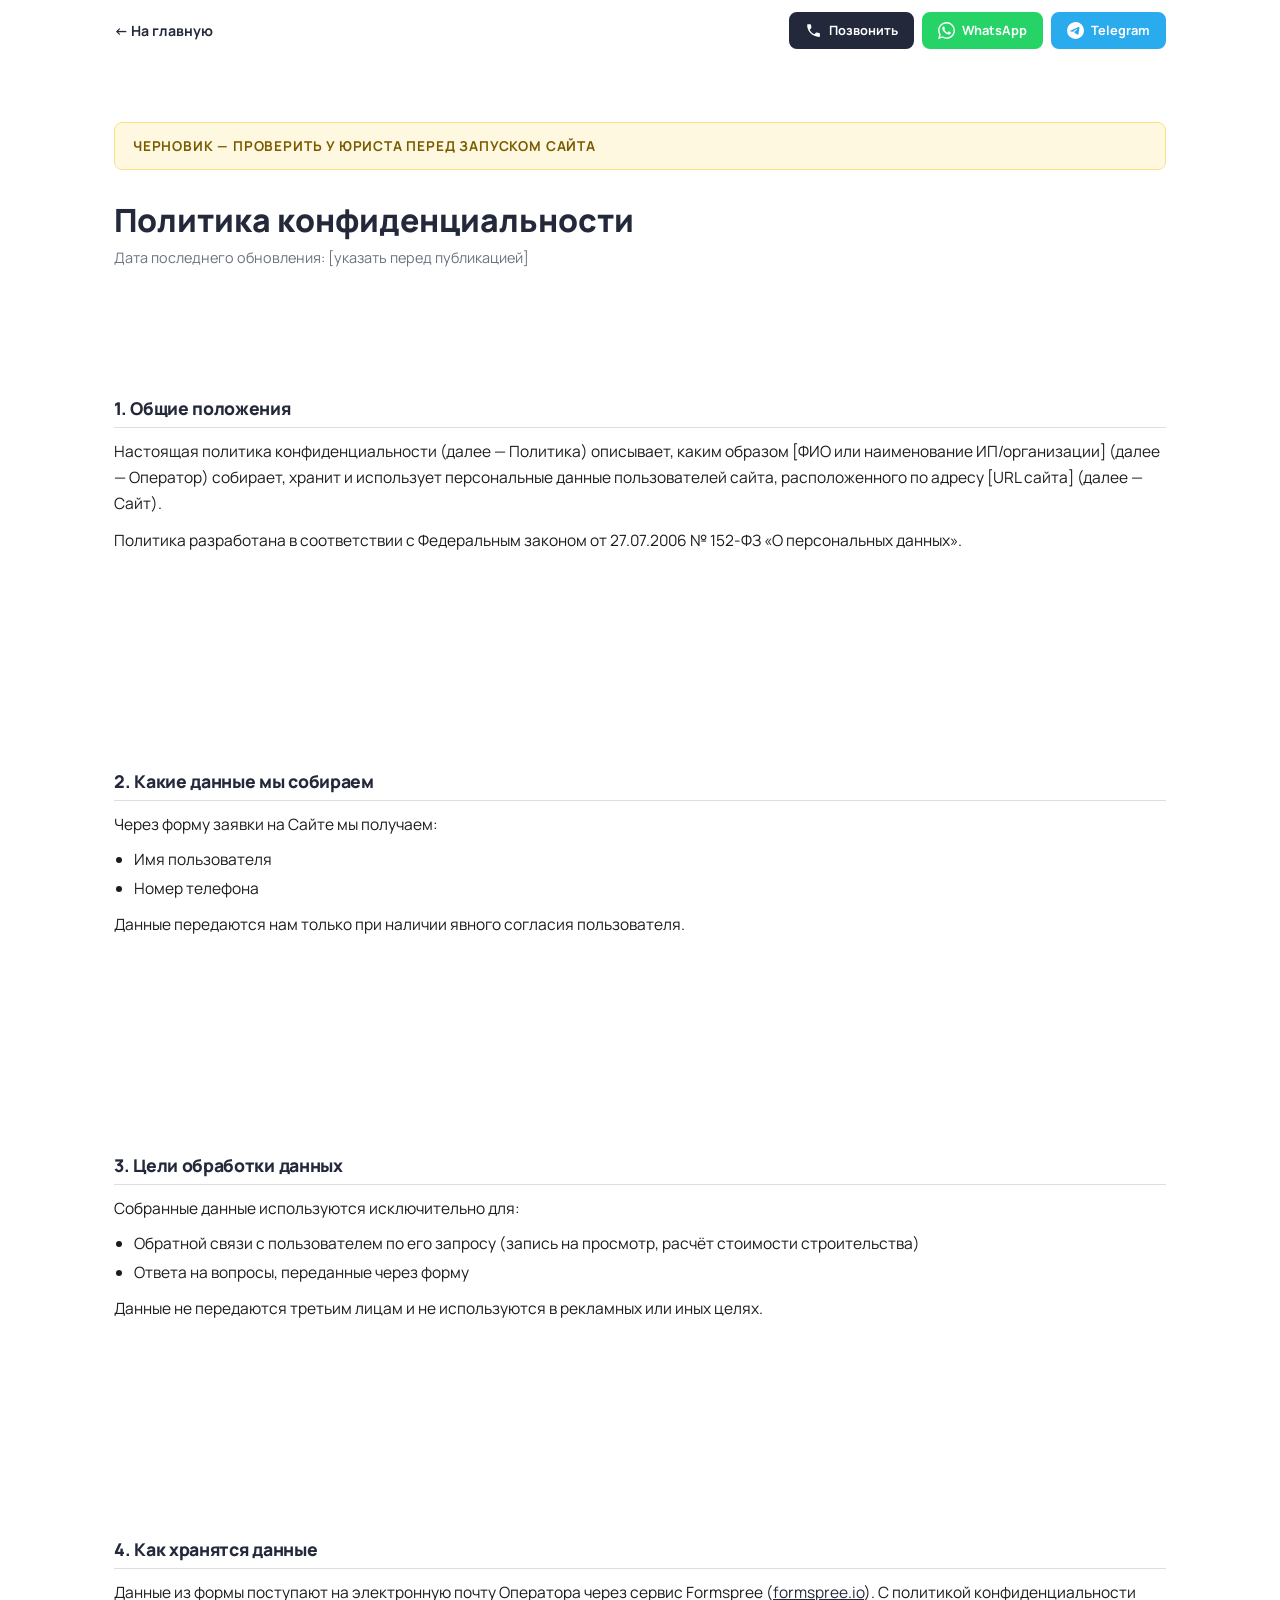
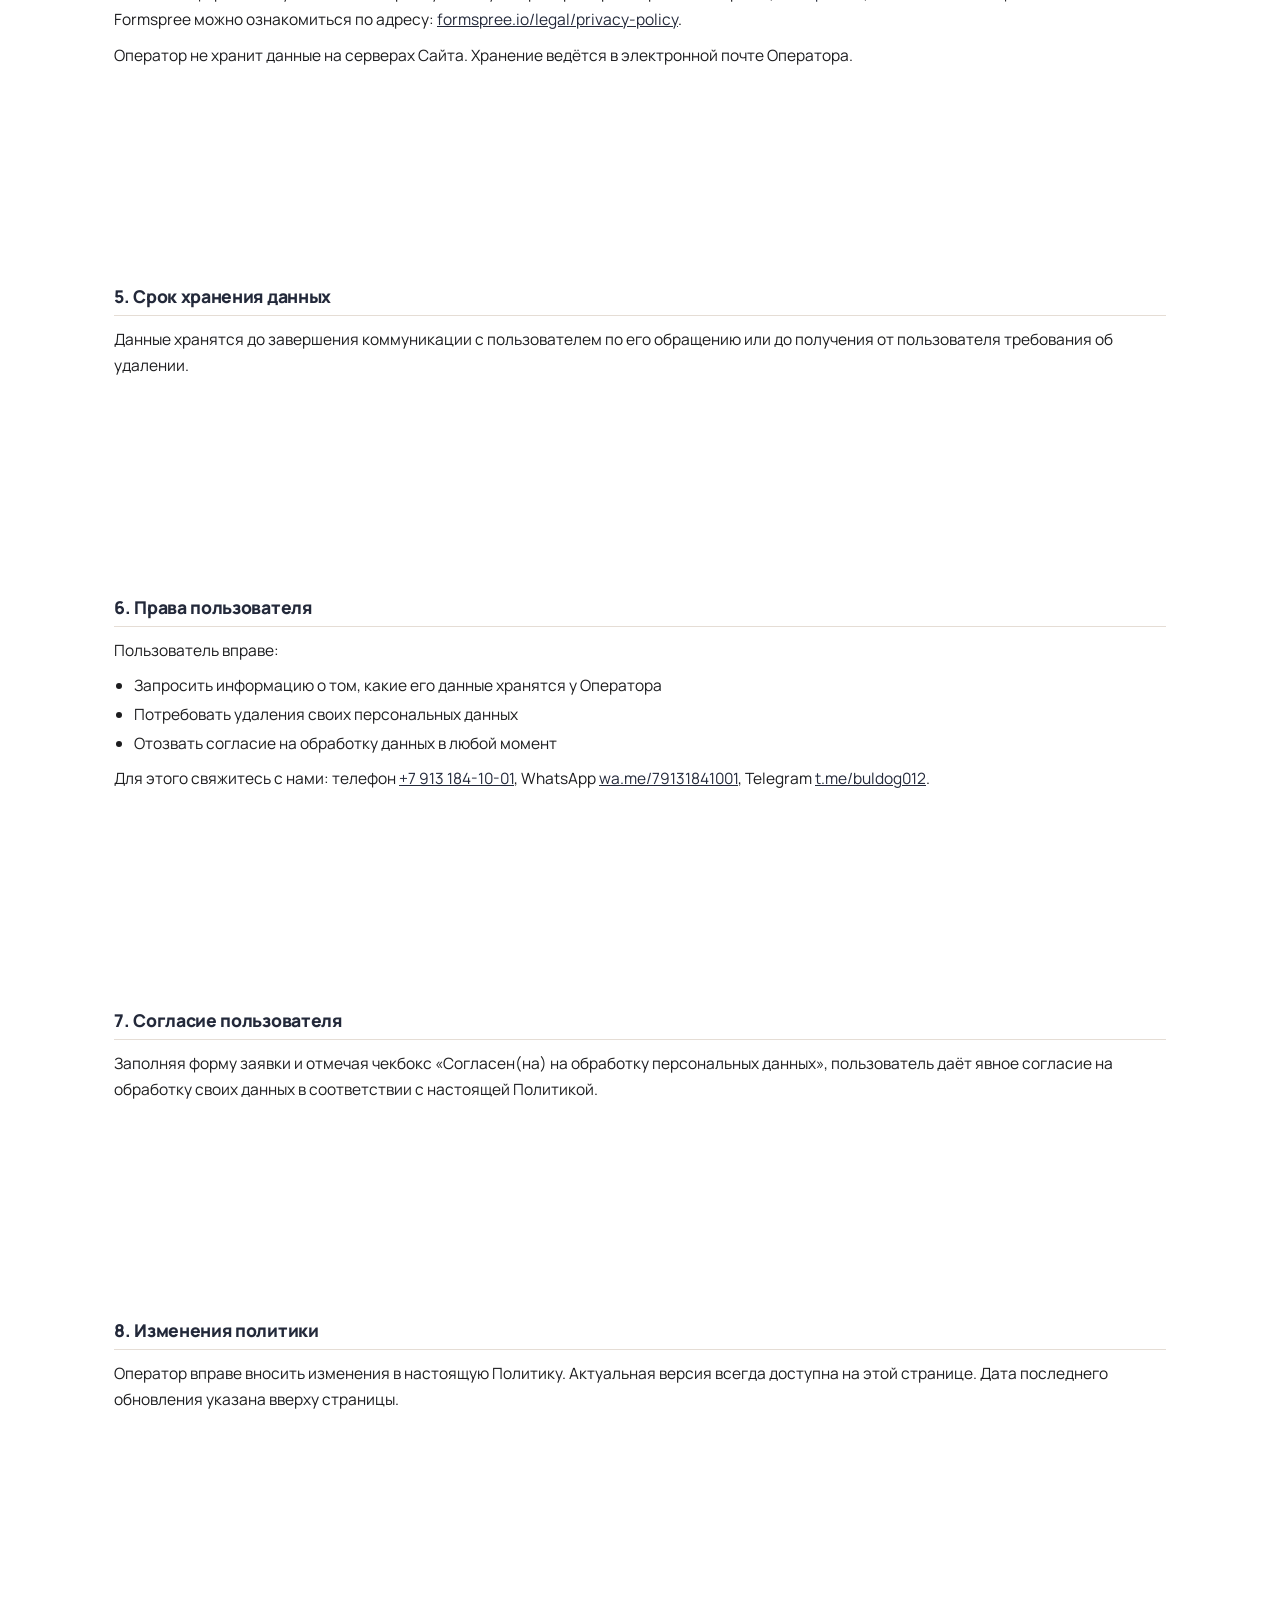
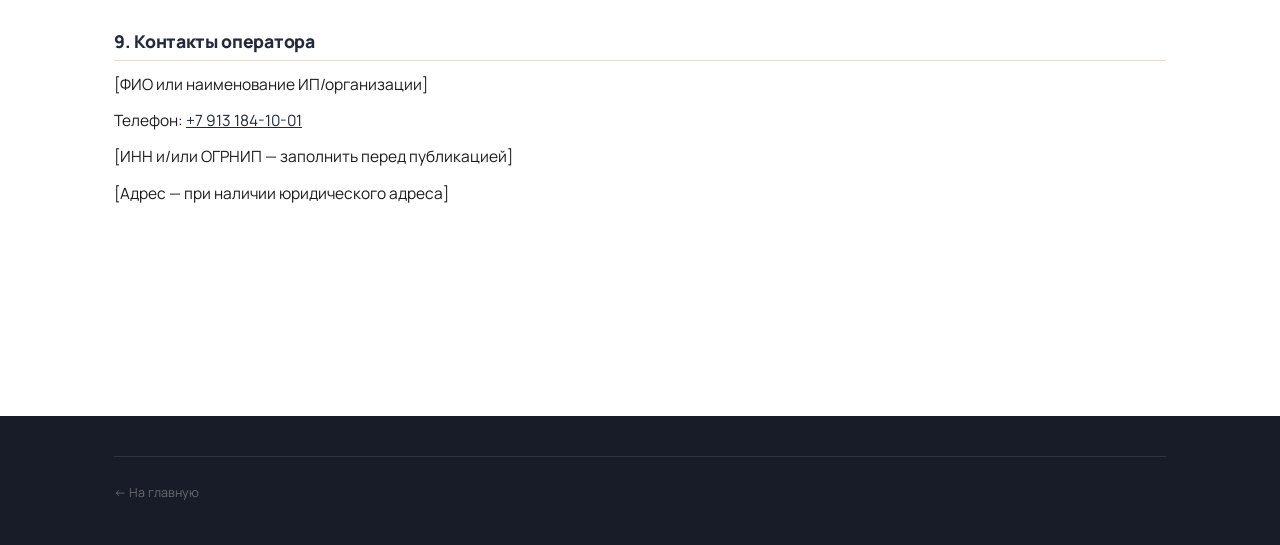
<file: privacy.html>
<!DOCTYPE html>
<html lang="ru">
<head>
  <meta charset="UTF-8">
  <meta name="viewport" content="width=device-width, initial-scale=1.0">
  <title>Политика конфиденциальности</title>
  <link rel="stylesheet" href="style.css">
</head>
<body>

  <header class="site-header">
    <div class="container">
      <div class="header-inner">
        <a href="index.html" class="header-back">← На главную</a>
        <nav class="header-contacts">
          <a href="tel:+79131841001" class="btn btn-call">Позвонить</a>
          <a href="https://wa.me/79131841001" class="btn btn-whatsapp" target="_blank" rel="noopener noreferrer">WhatsApp</a>
          <a href="https://t.me/buldog012" class="btn btn-telegram" target="_blank" rel="noopener noreferrer">Telegram</a>
        </nav>
      </div>
    </div>
  </header>

  <main class="privacy-page">
    <div class="container">

      <div class="draft-notice">
        ЧЕРНОВИК — проверить у юриста перед запуском сайта
      </div>

      <h1>Политика конфиденциальности</h1>
      <p class="privacy-meta">
        Дата последнего обновления: [указать перед публикацией]
      </p>

      <section class="privacy-section">
        <h2>1. Общие положения</h2>
        <p>
          Настоящая политика конфиденциальности (далее — Политика) описывает, каким образом
          [ФИО или наименование ИП/организации] (далее — Оператор) собирает, хранит и использует
          персональные данные пользователей сайта, расположенного по адресу
          [URL сайта] (далее — Сайт).
        </p>
        <p>
          Политика разработана в соответствии с Федеральным законом от 27.07.2006 № 152-ФЗ
          «О персональных данных».
        </p>
      </section>

      <section class="privacy-section">
        <h2>2. Какие данные мы собираем</h2>
        <p>Через форму заявки на Сайте мы получаем:</p>
        <ul>
          <li>Имя пользователя</li>
          <li>Номер телефона</li>
        </ul>
        <p>Данные передаются нам только при наличии явного согласия пользователя.</p>
      </section>

      <section class="privacy-section">
        <h2>3. Цели обработки данных</h2>
        <p>Собранные данные используются исключительно для:</p>
        <ul>
          <li>Обратной связи с пользователем по его запросу (запись на просмотр, расчёт стоимости строительства)</li>
          <li>Ответа на вопросы, переданные через форму</li>
        </ul>
        <p>Данные не передаются третьим лицам и не используются в рекламных или иных целях.</p>
      </section>

      <section class="privacy-section">
        <h2>4. Как хранятся данные</h2>
        <p>
          Данные из формы поступают на электронную почту Оператора через сервис Formspree
          (<a href="https://formspree.io" target="_blank" rel="noopener noreferrer">formspree.io</a>).
          С политикой конфиденциальности Formspree можно ознакомиться по адресу:
          <a href="https://formspree.io/legal/privacy-policy" target="_blank" rel="noopener noreferrer">formspree.io/legal/privacy-policy</a>.
        </p>
        <p>
          Оператор не хранит данные на серверах Сайта. Хранение ведётся в электронной почте Оператора.
        </p>
      </section>

      <section class="privacy-section">
        <h2>5. Срок хранения данных</h2>
        <p>
          Данные хранятся до завершения коммуникации с пользователем по его обращению
          или до получения от пользователя требования об удалении.
        </p>
      </section>

      <section class="privacy-section">
        <h2>6. Права пользователя</h2>
        <p>Пользователь вправе:</p>
        <ul>
          <li>Запросить информацию о том, какие его данные хранятся у Оператора</li>
          <li>Потребовать удаления своих персональных данных</li>
          <li>Отозвать согласие на обработку данных в любой момент</li>
        </ul>
        <p>
          Для этого свяжитесь с нами:
          телефон <a href="tel:+79131841001">+7 913 184-10-01</a>,
          WhatsApp <a href="https://wa.me/79131841001" target="_blank" rel="noopener noreferrer">wa.me/79131841001</a>,
          Telegram <a href="https://t.me/buldog012" target="_blank" rel="noopener noreferrer">t.me/buldog012</a>.
        </p>
      </section>

      <section class="privacy-section">
        <h2>7. Согласие пользователя</h2>
        <p>
          Заполняя форму заявки и отмечая чекбокс «Согласен(на) на обработку персональных данных»,
          пользователь даёт явное согласие на обработку своих данных в соответствии с настоящей Политикой.
        </p>
      </section>

      <section class="privacy-section">
        <h2>8. Изменения политики</h2>
        <p>
          Оператор вправе вносить изменения в настоящую Политику.
          Актуальная версия всегда доступна на этой странице.
          Дата последнего обновления указана вверху страницы.
        </p>
      </section>

      <section class="privacy-section">
        <h2>9. Контакты оператора</h2>
        <p>[ФИО или наименование ИП/организации]</p>
        <p>Телефон: <a href="tel:+79131841001">+7 913 184-10-01</a></p>
        <p>[ИНН и/или ОГРНИП — заполнить перед публикацией]</p>
        <p>[Адрес — при наличии юридического адреса]</p>
      </section>

    </div>
  </main>

  <footer class="site-footer">
    <div class="container">
      <p class="footer-legal">
        <a href="index.html">← На главную</a>
      </p>
    </div>
  </footer>

</body>
</html>
</file>
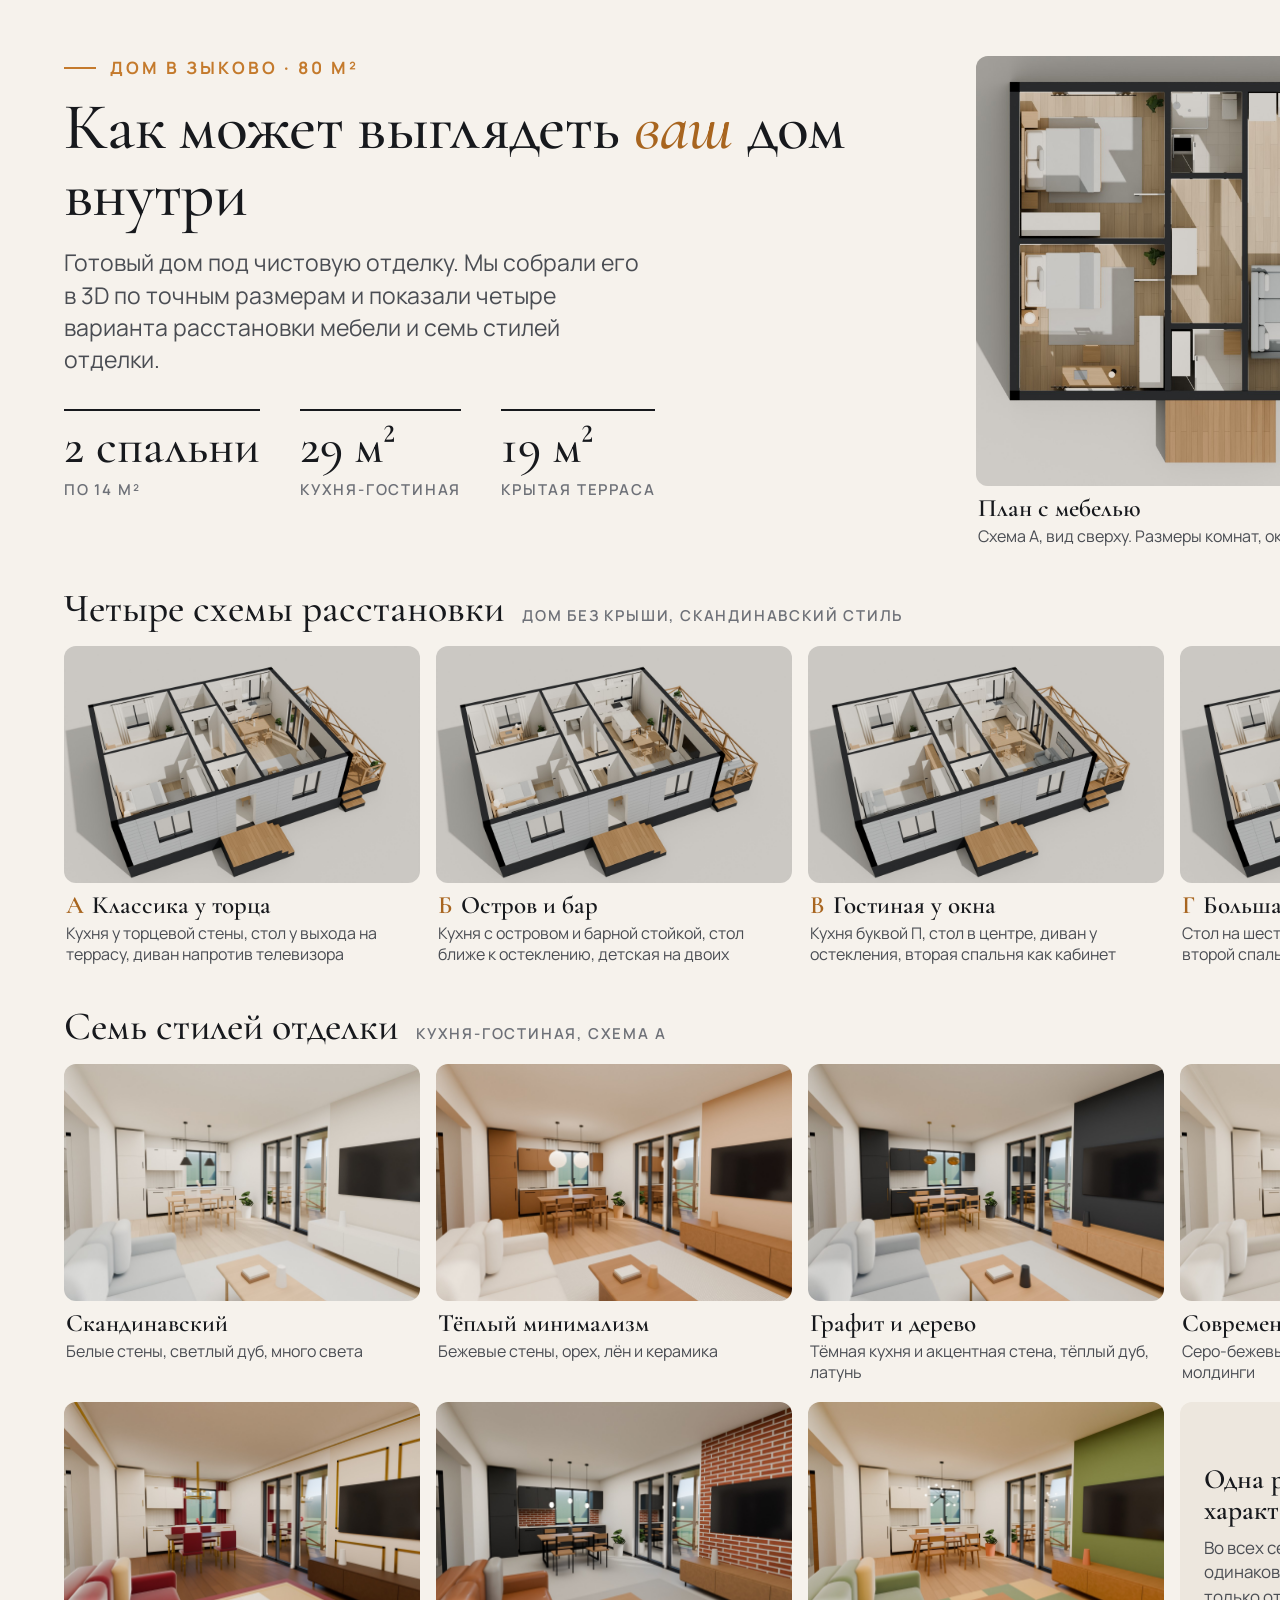
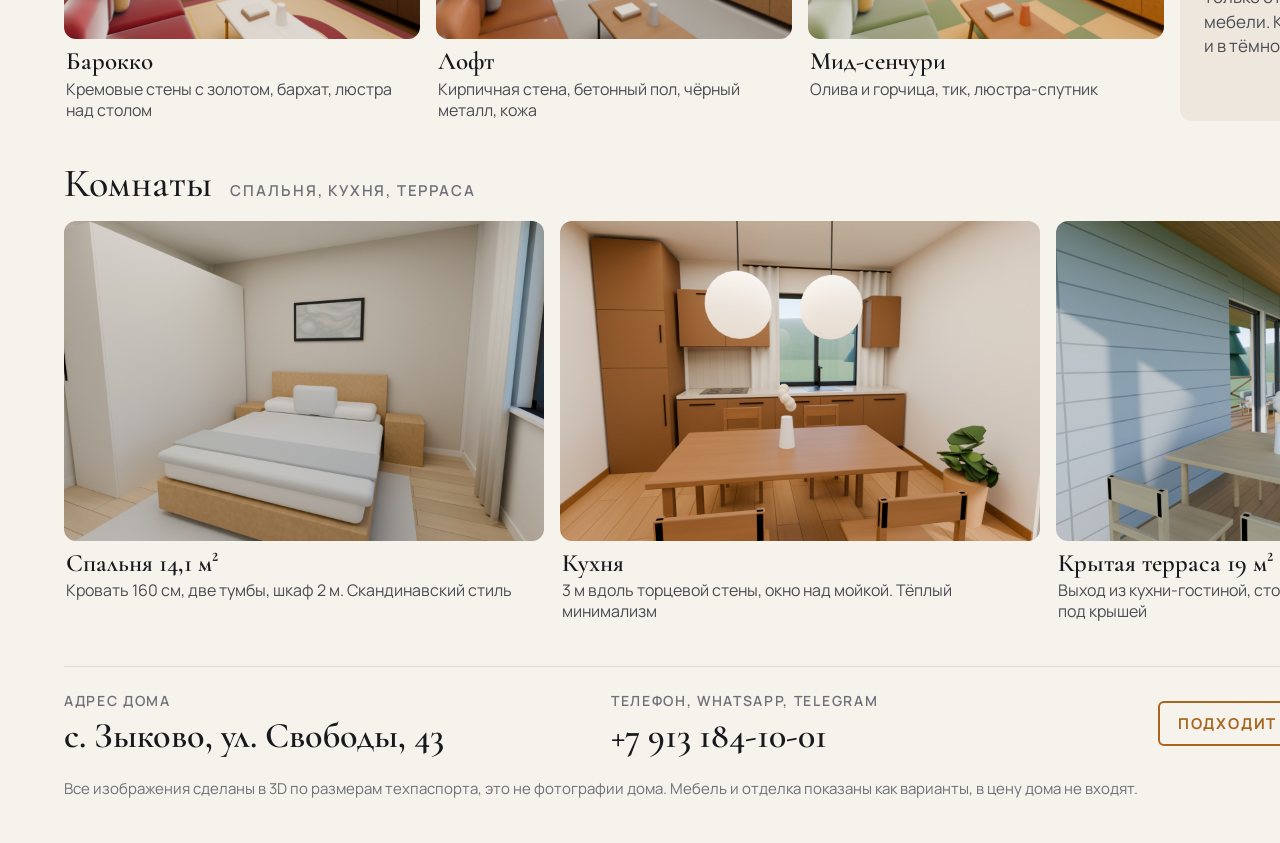
<file: design/interior/buyer-one.html>
<!DOCTYPE html>
<html lang="ru">
<head>
<meta charset="UTF-8">
<title>Интерьеры дома в Зыково одним листом</title>
<link href="https://fonts.googleapis.com/css2?family=Cormorant+Garamond:ital,wght@0,500;0,600;1,500&family=Manrope:wght@400;500;600;700&display=swap" rel="stylesheet">
<style>
  * { box-sizing: border-box; }
  html, body { margin: 0; background: #F6F2EC; color: #17191D; font-family: 'Manrope', Arial, sans-serif; font-size: 20px; line-height: 1.4; -webkit-font-smoothing: antialiased; }
  .sheet { width: 1600px; padding: 56px 64px 44px; background: #F6F2EC; }
  .eyebrow { font-size: 17px; font-weight: 700; letter-spacing: .18em; text-transform: uppercase; color: #C47A2C; display: flex; align-items: center; gap: 14px; margin: 0; }
  .eyebrow::before { content: ''; width: 32px; height: 2px; background: currentColor; }
  h1 { font-family: 'Cormorant Garamond', Georgia, serif; font-weight: 500; font-size: 66px; line-height: 1.02; margin: 14px 0 0; letter-spacing: -.01em; }
  h1 em { font-style: italic; color: #A8651F; }
  .lead { font-size: 23px; color: #4A4D53; margin: 18px 0 0; max-width: 42ch; }
  .head { display: grid; grid-template-columns: 1fr 560px; gap: 48px; align-items: start; }
  .facts { display: flex; gap: 40px; margin: 34px 0 0; }
  .facts div { border-top: 2px solid #17191D; padding-top: 10px; min-width: 150px; }
  .facts dd { margin: 0; font-family: 'Cormorant Garamond', Georgia, serif; font-size: 50px; font-weight: 500; line-height: 1; white-space: nowrap; }
  .facts dt { font-size: 15px; letter-spacing: .12em; text-transform: uppercase; color: #6E7178; font-weight: 600; margin-top: 8px; }
  figure { margin: 0; min-width: 0; }
  figure img { width: 100%; display: block; object-fit: cover; border-radius: 12px; background: #ECE9E3; }
  figure figcaption { padding: 9px 2px 0; font-size: 16px; line-height: 1.3; color: #4A4D53; }
  figure figcaption b { display: block; font-family: 'Cormorant Garamond', Georgia, serif; font-size: 25px; font-weight: 600; color: #17191D; line-height: 1.1; margin-bottom: 3px; }
  figure figcaption em { font-style: normal; color: #A8651F; margin-right: 8px; }
  .plan img { height: 430px; object-fit: contain; background: #E9E5DE; }
  .block { margin-top: 40px; }
  .block h2 { font-family: 'Cormorant Garamond', Georgia, serif; font-weight: 500; font-size: 40px; line-height: 1.1; margin: 0 0 16px; display: flex; align-items: baseline; gap: 18px; }
  .block h2 span { font-family: 'Manrope', Arial, sans-serif; font-size: 15px; font-weight: 600; letter-spacing: .12em; text-transform: uppercase; color: #6E7178; }
  .g4 { display: grid; grid-template-columns: repeat(4, 1fr); gap: 20px 16px; }
  .g4 img { height: 237px; }
  .g3 { display: grid; grid-template-columns: repeat(3, 1fr); gap: 16px; }
  .g3 img { height: 320px; }
  .card { background: #EDE7DE; border-radius: 12px; padding: 22px 24px; font-size: 17px; line-height: 1.45; color: #4A4D53; display: flex; flex-direction: column; justify-content: center; }
  .card b { display: block; font-family: 'Cormorant Garamond', Georgia, serif; font-size: 28px; font-weight: 600; color: #17191D; line-height: 1.1; margin-bottom: 10px; }
  .foot { margin-top: 44px; border-top: 1px solid #E1DACF; padding-top: 24px; display: grid; grid-template-columns: 1fr 1fr auto; gap: 40px; align-items: center; }
  .foot small { display: block; font-size: 14px; font-weight: 600; letter-spacing: .12em; text-transform: uppercase; color: #6E7178; margin-bottom: 6px; }
  .foot .big { font-family: 'Cormorant Garamond', Georgia, serif; font-size: 36px; font-weight: 600; line-height: 1.1; }
  .pill { display: inline-block; border: 2px solid #A8651F; color: #A8651F; padding: 10px 18px; border-radius: 6px; font-size: 15px; font-weight: 700; letter-spacing: .12em; text-transform: uppercase; white-space: nowrap; }
  .note { margin: 22px 0 0; font-size: 15px; color: #6E7178; }
</style>
</head>
<body>
<section class="sheet">
  <div class="head">
    <div>
      <p class="eyebrow">Дом в Зыково · 80 м²</p>
      <h1>Как может выглядеть <em>ваш</em> дом внутри</h1>
      <p class="lead">Готовый дом под чистовую отделку. Мы собрали его в 3D по точным размерам и показали четыре варианта расстановки мебели и семь стилей отделки.</p>
      <dl class="facts">
        <div><dd>2 спальни</dd><dt>по 14 м²</dt></div>
        <div><dd>29 м²</dd><dt>кухня-гостиная</dt></div>
        <div><dd>19 м²</dd><dt>крытая терраса</dt></div>
      </dl>
    </div>
    <figure class="plan"><img src="blender/renders/a-nord-plan.jpg" alt=""><figcaption><b>План с мебелью</b>Схема А, вид сверху. Размеры комнат, окна и двери по техпаспорту</figcaption></figure>
  </div>

  <div class="block">
    <h2>Четыре схемы расстановки <span>дом без крыши, скандинавский стиль</span></h2>
    <div class="g4">
      <figure><img src="blender/renders/a-nord-axo.jpg" alt=""><figcaption><b><em>А</em>Классика у торца</b>Кухня у торцевой стены, стол у выхода на террасу, диван напротив телевизора</figcaption></figure>
      <figure><img src="blender/renders/b-nord-axo.jpg" alt=""><figcaption><b><em>Б</em>Остров и бар</b>Кухня с островом и барной стойкой, стол ближе к остеклению, детская на двоих</figcaption></figure>
      <figure><img src="blender/renders/v-nord-axo.jpg" alt=""><figcaption><b><em>В</em>Гостиная у окна</b>Кухня буквой П, стол в центре, диван у остекления, вторая спальня как кабинет</figcaption></figure>
      <figure><img src="blender/renders/g-nord-axo.jpg" alt=""><figcaption><b><em>Г</em>Большая столовая</b>Стол на шестерых у окна, угловой диван, во второй спальне место для детской кроватки</figcaption></figure>
    </div>
  </div>

  <div class="block">
    <h2>Семь стилей отделки <span>кухня-гостиная, схема А</span></h2>
    <div class="g4">
      <figure><img src="blender/renders/a-nord-kh.jpg" alt=""><figcaption><b>Скандинавский</b>Белые стены, светлый дуб, много света</figcaption></figure>
      <figure><img src="blender/renders/a-japandi-kh.jpg" alt=""><figcaption><b>Тёплый минимализм</b>Бежевые стены, орех, лён и керамика</figcaption></figure>
      <figure><img src="blender/renders/a-graphite-kh.jpg" alt=""><figcaption><b>Графит и дерево</b>Тёмная кухня и акцентная стена, тёплый дуб, латунь</figcaption></figure>
      <figure><img src="blender/renders/a-greige-kh.jpg" alt=""><figcaption><b>Современная классика</b>Серо-бежевые стены, молочная кухня, лёгкие молдинги</figcaption></figure>
      <figure><img src="blender/renders/a-baroque-kh.jpg" alt=""><figcaption><b>Барокко</b>Кремовые стены с золотом, бархат, люстра над столом</figcaption></figure>
      <figure><img src="blender/renders/a-loft-kh.jpg" alt=""><figcaption><b>Лофт</b>Кирпичная стена, бетонный пол, чёрный металл, кожа</figcaption></figure>
      <figure><img src="blender/renders/a-midcentury-kh.jpg" alt=""><figcaption><b>Мид-сенчури</b>Олива и горчица, тик, люстра-спутник</figcaption></figure>
      <div class="card"><b>Одна расстановка, семь характеров</b>Во всех семи кадрах мебель стоит одинаково, по схеме А. Меняются только отделка, цвета и форма мебели. Каждый стиль есть в светлой и в тёмной палитре.</div>
    </div>
  </div>

  <div class="block">
    <h2>Комнаты <span>спальня, кухня, терраса</span></h2>
    <div class="g3">
      <figure><img src="blender/renders/a-nord-bed3.jpg" alt=""><figcaption><b>Спальня 14,1 м²</b>Кровать 160 см, две тумбы, шкаф 2 м. Скандинавский стиль</figcaption></figure>
      <figure><img src="blender/renders/a-japandi-kitchen.jpg" alt=""><figcaption><b>Кухня</b>3 м вдоль торцевой стены, окно над мойкой. Тёплый минимализм</figcaption></figure>
      <figure><img src="blender/renders/a-nord-terrace.jpg" alt=""><figcaption><b>Крытая терраса 19 м²</b>Выход из кухни-гостиной, стол на четверых и уличный диван под крышей</figcaption></figure>
    </div>
  </div>

  <div class="foot">
    <div><small>Адрес дома</small><div class="big">с. Зыково, ул. Свободы, 43</div></div>
    <div><small>Телефон, WhatsApp, Telegram</small><div class="big">+7 913 184-10-01</div></div>
    <span class="pill">Подходит под семейную ипотеку</span>
  </div>
  <p class="note">Все изображения сделаны в 3D по размерам техпаспорта, это не фотографии дома. Мебель и отделка показаны как варианты, в цену дома не входят.</p>
</section>
</body>
</html>
</file>
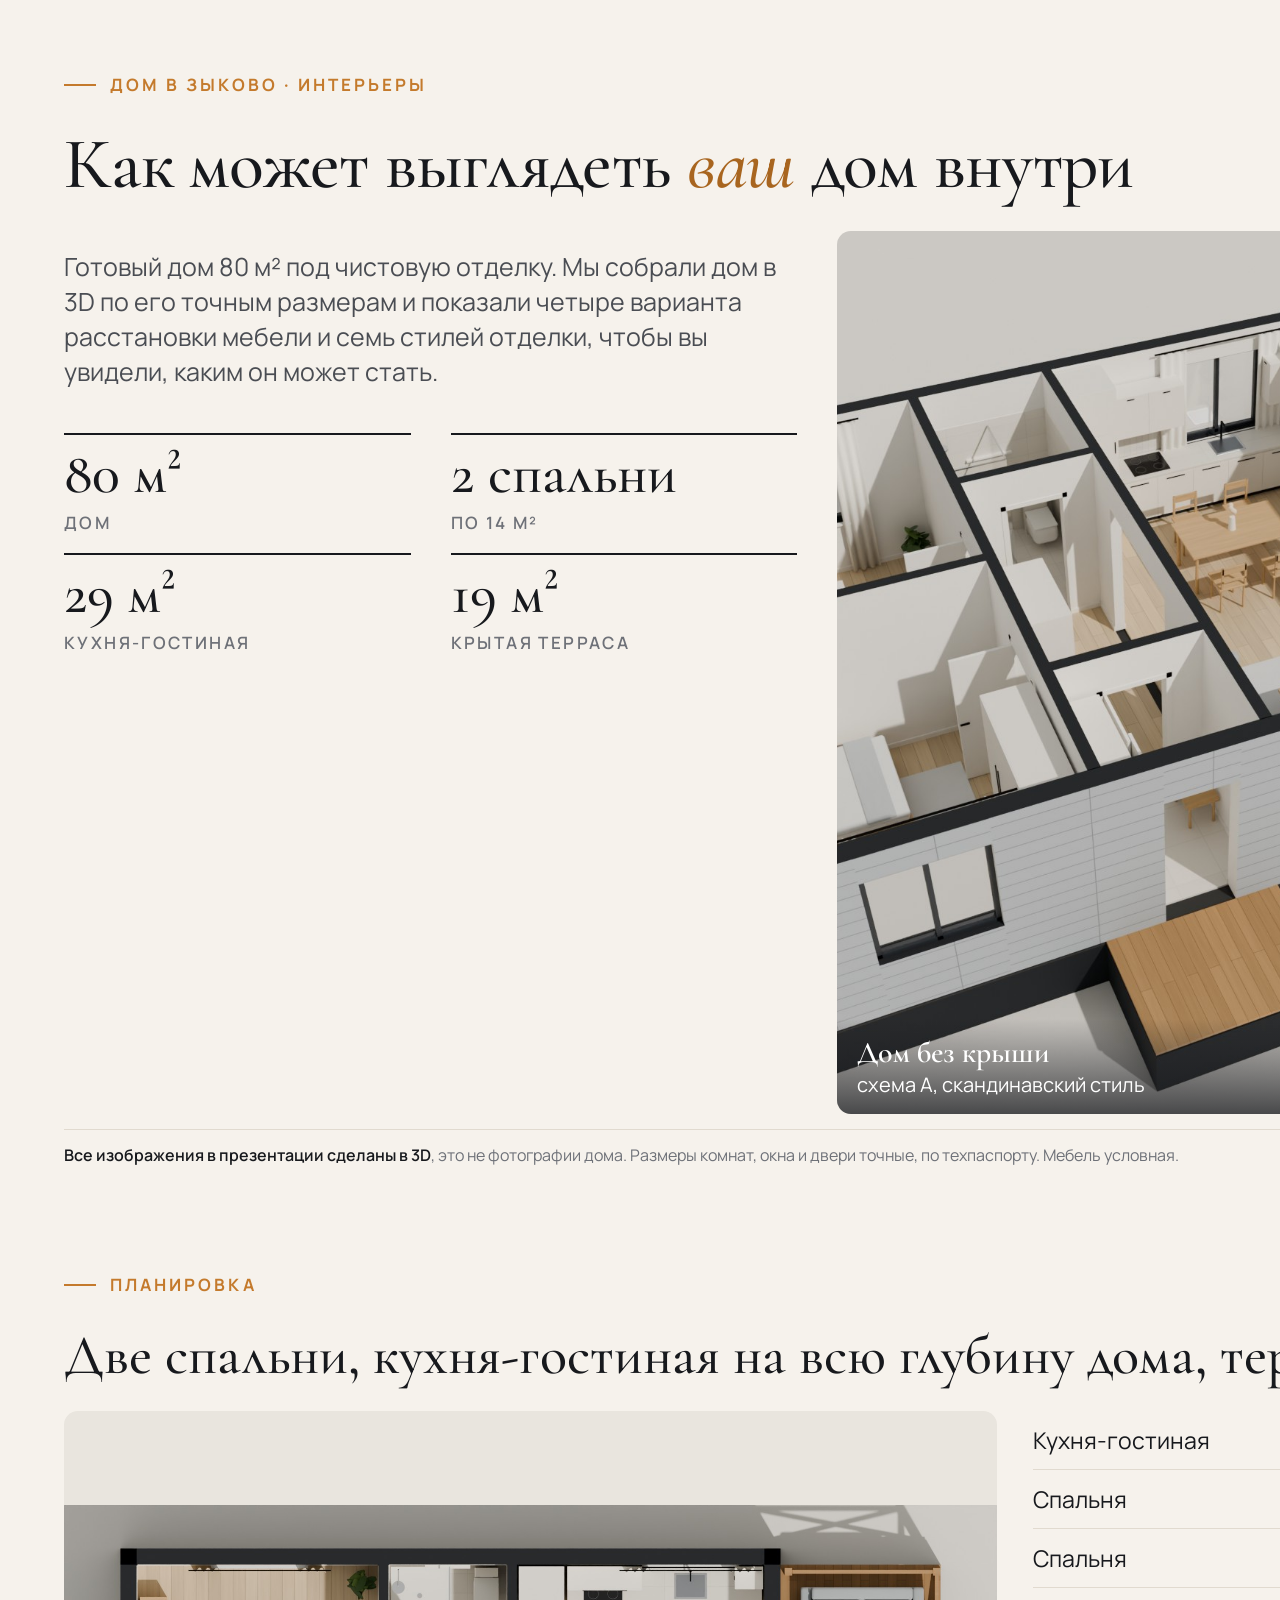
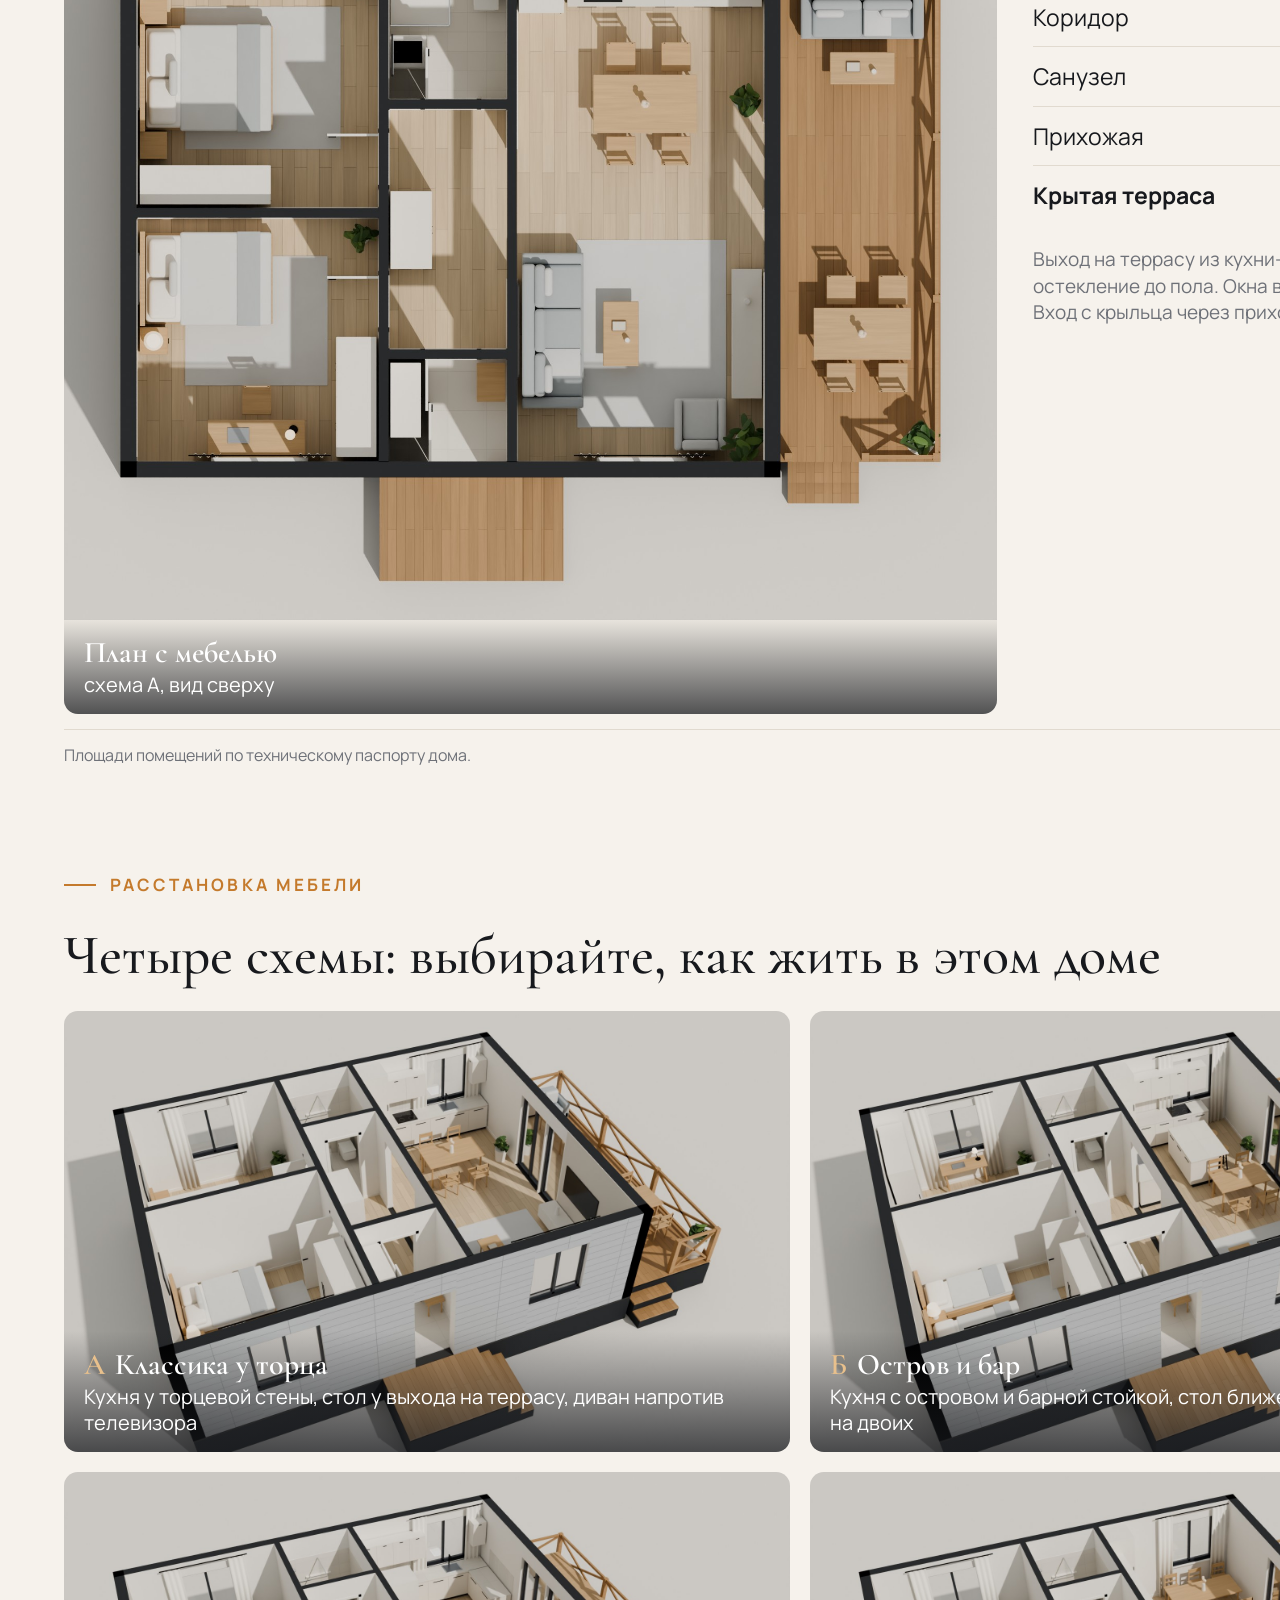
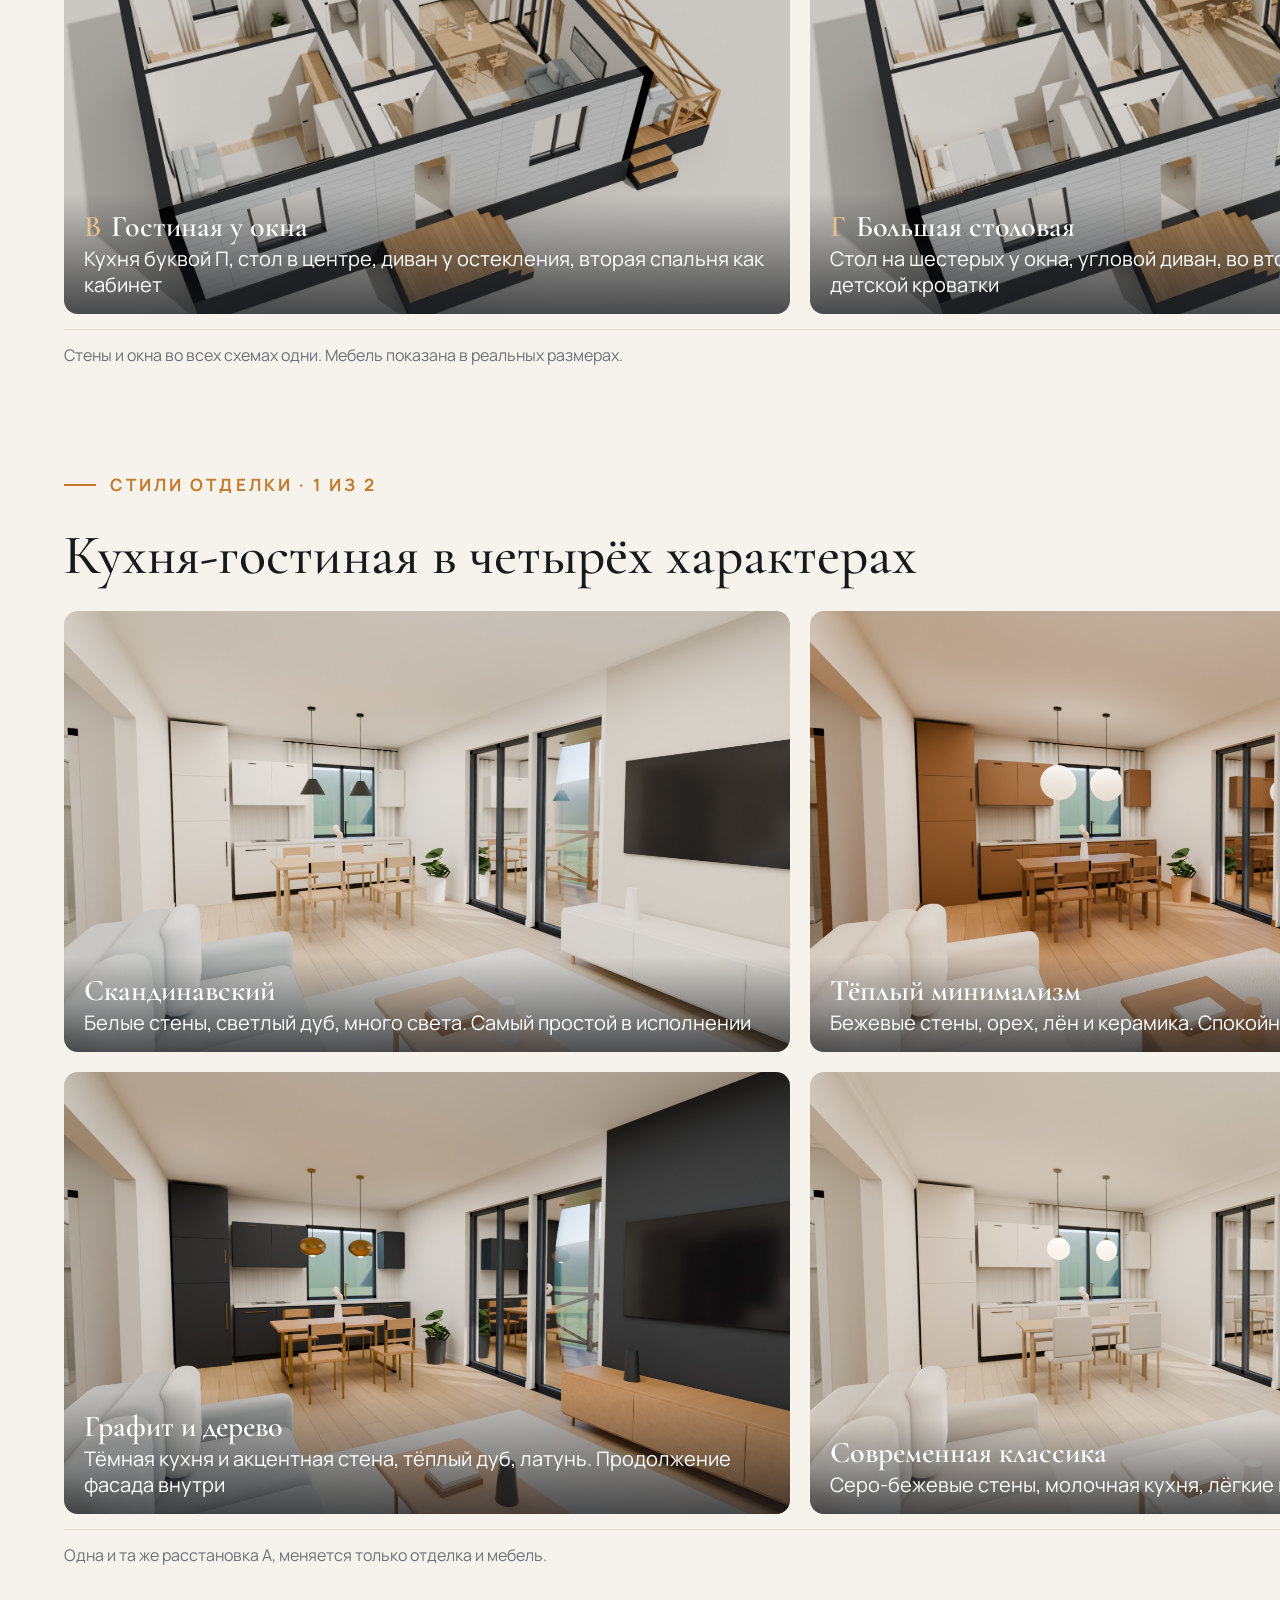
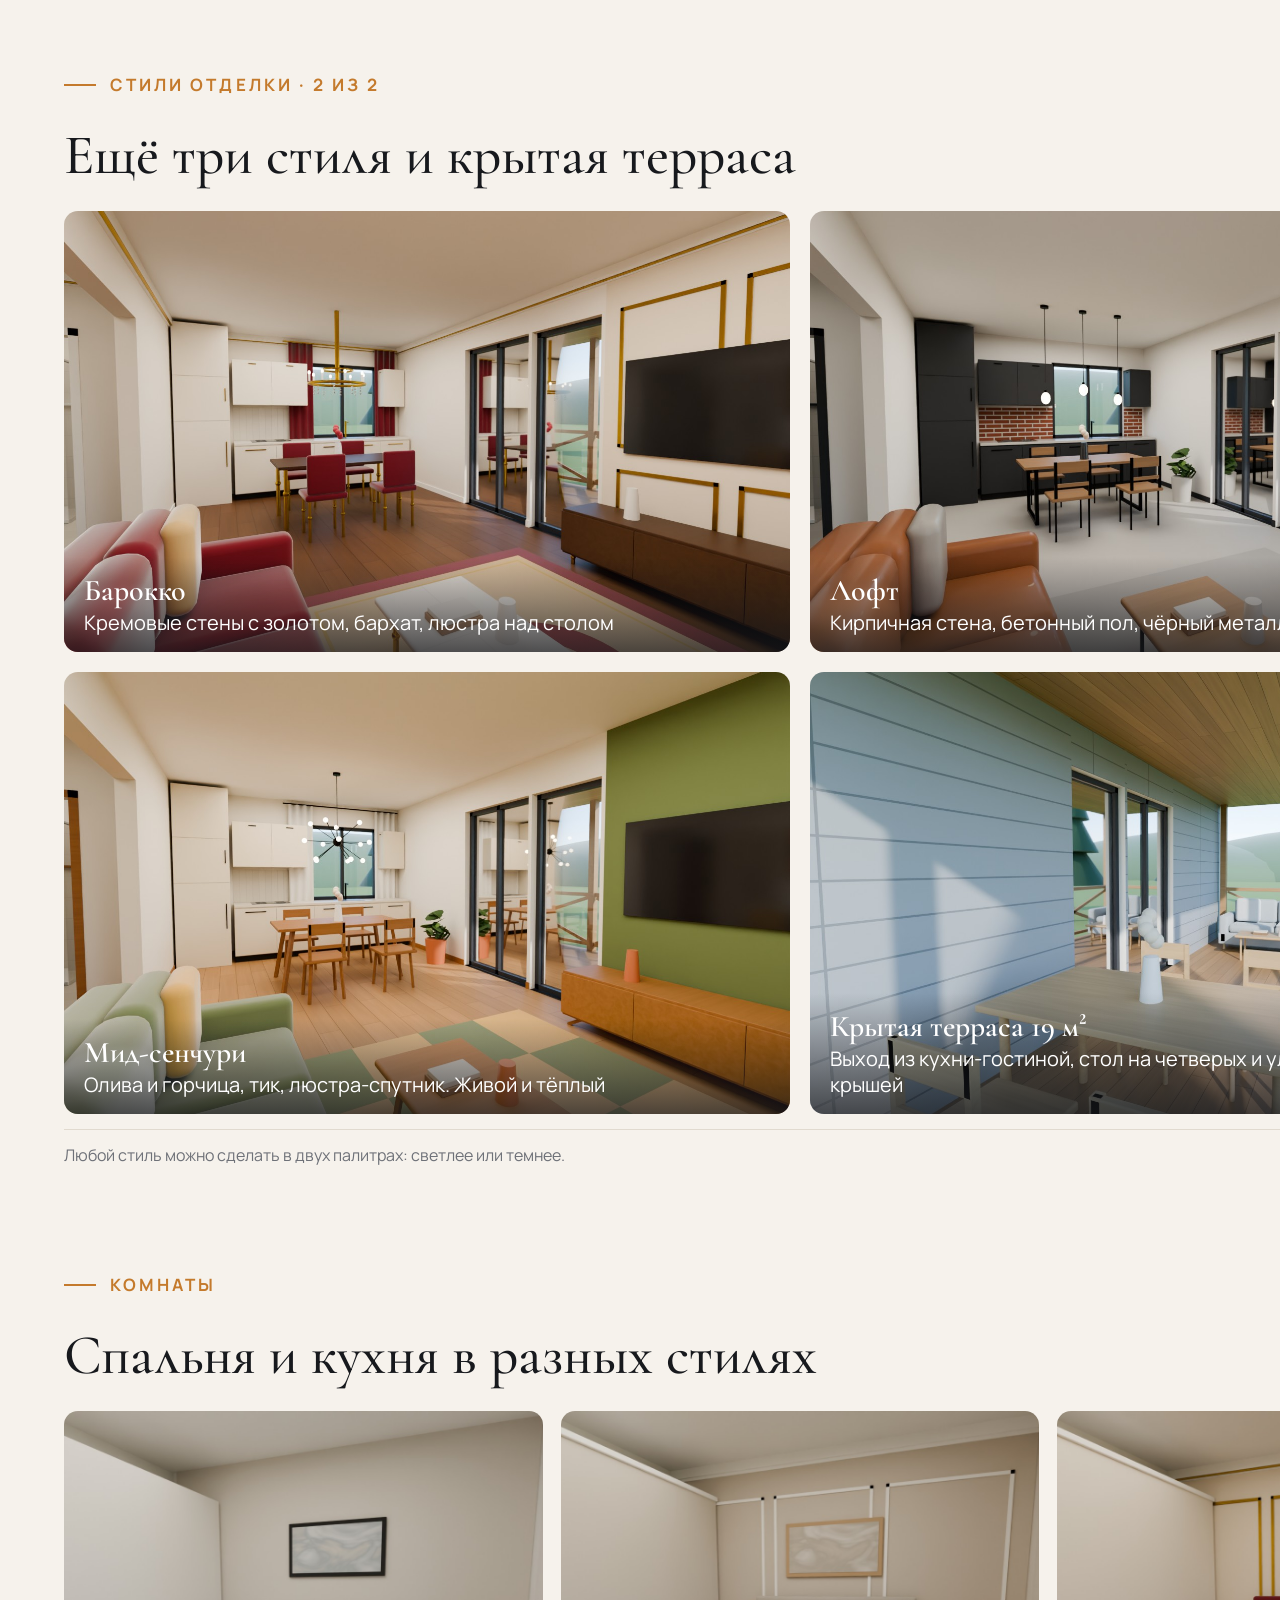
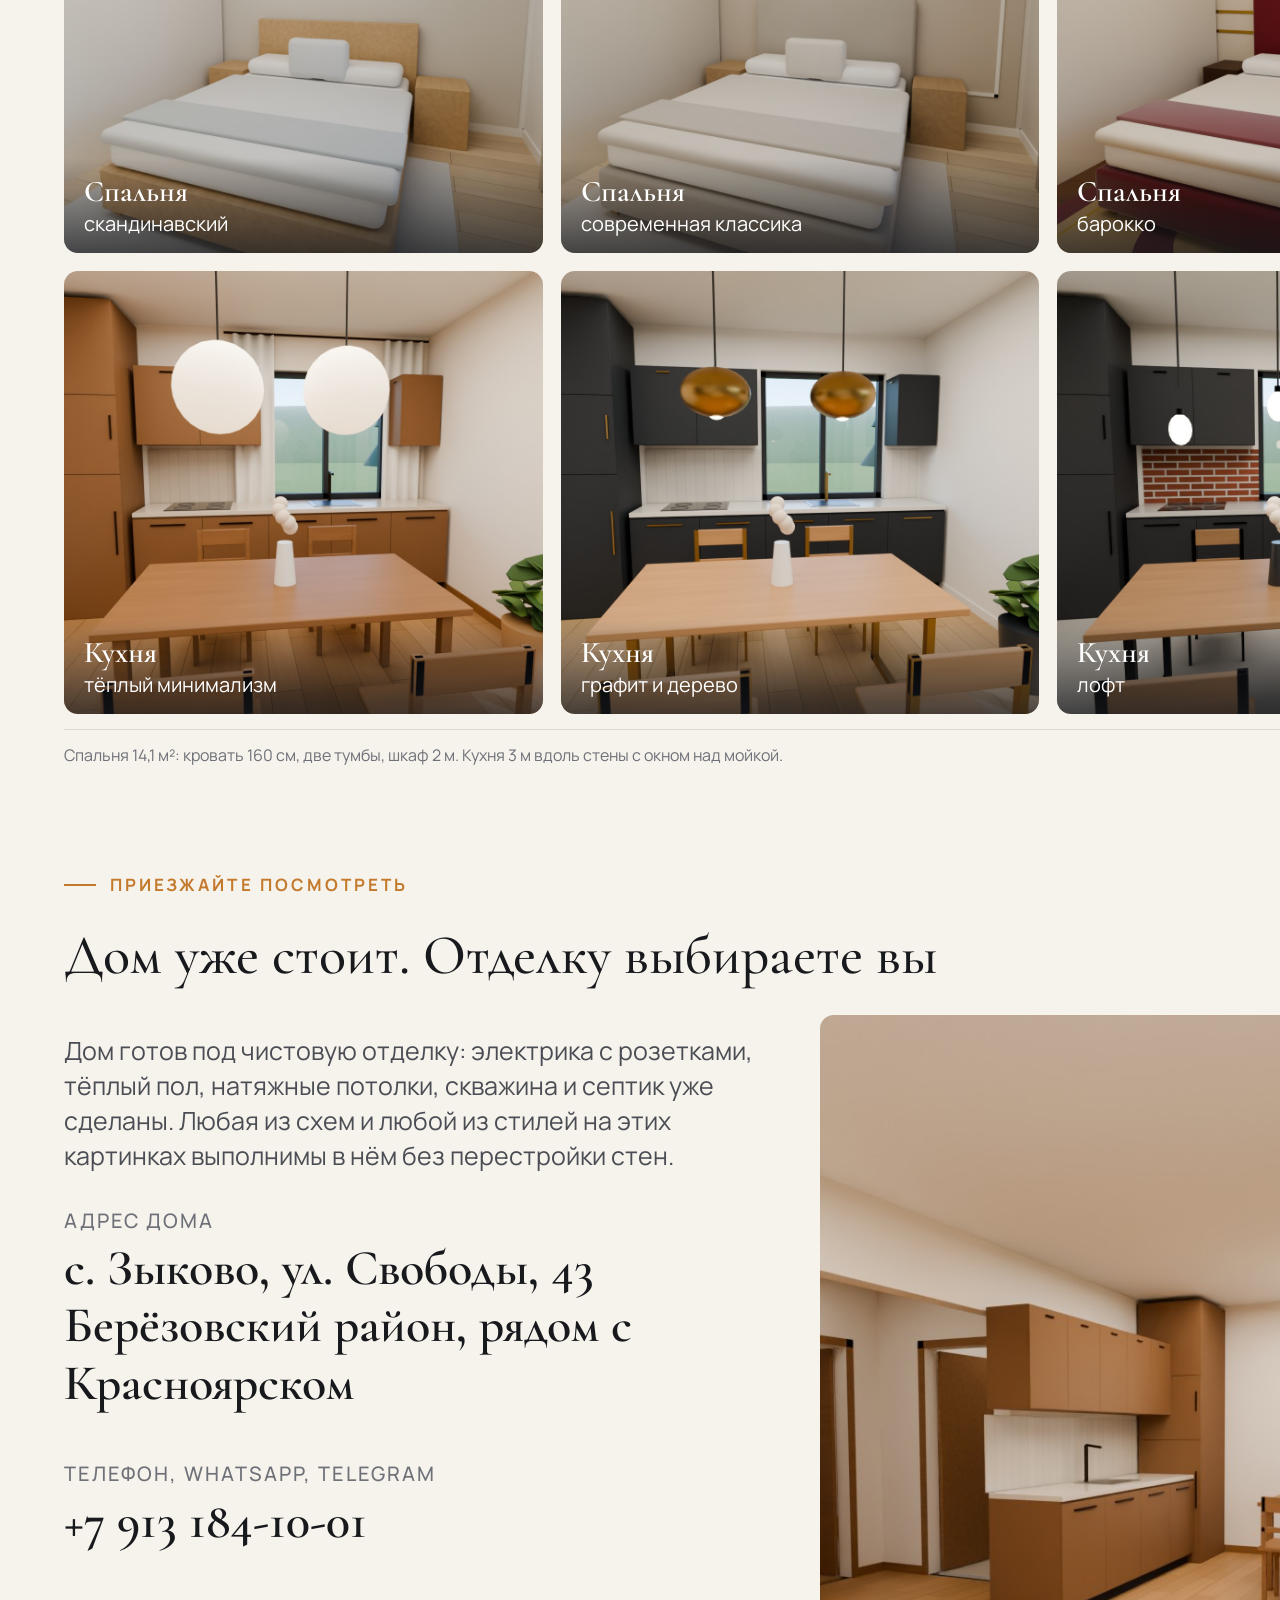
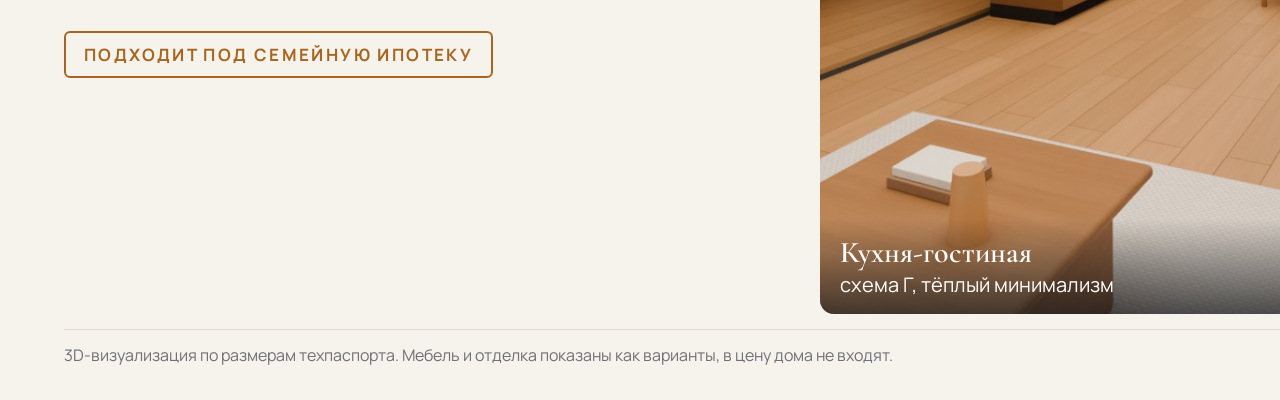
<file: design/interior/buyer.html>
<!DOCTYPE html>
<html lang="ru">
<head>
<meta charset="UTF-8">
<title>Интерьеры дома в Зыково для покупателя</title>
<link href="https://fonts.googleapis.com/css2?family=Cormorant+Garamond:ital,wght@0,500;0,600;1,500&family=Manrope:wght@400;500;600;700&display=swap" rel="stylesheet">
<style>
  @page { size: 1600px 1200px; margin: 0; }
  @media print { .slide { height: 1198px; } }
  * { box-sizing: border-box; -webkit-print-color-adjust: exact; print-color-adjust: exact; }
  html, body { margin: 0; background: #F6F2EC; color: #17191D; font-family: 'Manrope', Arial, sans-serif; font-size: 22px; line-height: 1.4; -webkit-font-smoothing: antialiased; }
  .slide { width: 1600px; height: 1200px; position: relative; overflow: hidden; background: #F6F2EC; padding: 56px 64px 0; display: flex; flex-direction: column; page-break-after: always; break-after: page; }
  .slide:last-child { page-break-after: auto; }
  .eyebrow { font-size: 17px; font-weight: 700; letter-spacing: .18em; text-transform: uppercase; color: #C47A2C; display: flex; align-items: center; gap: 14px; }
  .eyebrow::before { content: ''; width: 32px; height: 2px; background: currentColor; }
  h1 { font-family: 'Cormorant Garamond', Georgia, serif; font-weight: 500; font-size: 72px; line-height: 1.02; margin: 14px 0 0; letter-spacing: -.01em; }
  h1 em { font-style: italic; color: #A8651F; }
  h2 { font-family: 'Cormorant Garamond', Georgia, serif; font-weight: 500; font-size: 56px; line-height: 1.05; margin: 12px 0 0; }
  .lead { font-size: 25px; color: #4A4D53; max-width: 60ch; margin: 18px 0 0; }
  .foot { position: absolute; left: 64px; right: 64px; bottom: 34px; display: flex; justify-content: space-between; gap: 40px; font-size: 16px; color: #6E7178; border-top: 1px solid #E1DACF; padding-top: 14px; }
  .foot b { color: #17191D; font-weight: 600; }
  figure { margin: 0; position: relative; overflow: hidden; border-radius: 14px; background: #ECE9E3; }
  figure img { width: 100%; height: 100%; object-fit: cover; display: block; }
  figure figcaption { position: absolute; left: 0; right: 0; bottom: 0; padding: 14px 20px 16px; background: linear-gradient(to top, rgba(23,25,29,.72), rgba(23,25,29,0)); color: #fff; font-size: 20px; line-height: 1.3; }
  figure figcaption b { font-family: 'Cormorant Garamond', Georgia, serif; font-size: 30px; font-weight: 600; display: block; }
  figure figcaption em { font-style: normal; color: #E8C08C; margin-right: 10px; }
  .grid2 { display: grid; grid-template-columns: 1fr 1fr; gap: 20px; flex: 1; margin-top: 26px; min-height: 0; margin-bottom: 86px; }
  .grid3 { display: grid; grid-template-columns: repeat(3, 1fr); gap: 18px; flex: 1; margin-top: 26px; min-height: 0; margin-bottom: 86px; }
  /* обложка */
  .cover { display: grid; grid-template-columns: 1.05fr 1fr; gap: 40px; flex: 1; margin-top: 30px; margin-bottom: 86px; min-height: 0; }
  .cover figure { height: 100%; }
  .facts { display: grid; grid-template-columns: 1fr 1fr; gap: 18px 40px; margin-top: 44px; }
  .facts div { border-top: 2px solid #17191D; padding-top: 10px; }
  .facts dd { margin: 0; font-family: 'Cormorant Garamond', Georgia, serif; font-size: 58px; font-weight: 500; line-height: 1; white-space: nowrap; }
  .facts dt { font-size: 17px; letter-spacing: .14em; text-transform: uppercase; color: #6E7178; font-weight: 600; margin-top: 8px; }
  /* планировка */
  .plan { display: grid; grid-template-columns: 1.3fr .7fr; gap: 36px; flex: 1; margin-top: 26px; margin-bottom: 86px; min-height: 0; }
  .plan figure { height: 100%; }
  .plan figure img { object-fit: contain; background: #E9E5DE; }
  .rooms { list-style: none; margin: 0; padding: 0; font-size: 23px; }
  .rooms li { display: flex; justify-content: space-between; gap: 20px; padding: 13px 0; border-bottom: 1px solid #E1DACF; }
  .rooms li span { color: #6E7178; font-variant-numeric: tabular-nums; white-space: nowrap; }
  .rooms li.sum { font-weight: 700; border-bottom: 0; }
  .rooms li.sum span { color: #17191D; }
  .note { font-size: 19px; color: #6E7178; margin-top: 22px; }
  /* контакты */
  .contact { display: grid; grid-template-columns: 1fr 1fr; gap: 40px; flex: 1; margin-top: 30px; margin-bottom: 86px; min-height: 0; }
  .contact figure { height: 100%; }
  .contact .big { font-family: 'Cormorant Garamond', Georgia, serif; font-size: 50px; font-weight: 600; line-height: 1.15; margin-top: 36px; }
  .contact .big small { display: block; font-family: 'Manrope', Arial, sans-serif; font-size: 20px; font-weight: 500; color: #6E7178; letter-spacing: .1em; text-transform: uppercase; margin-bottom: 8px; }
  .pill { display: inline-block; margin-top: 30px; border: 2px solid #A8651F; color: #A8651F; padding: 10px 18px; border-radius: 6px; font-size: 17px; font-weight: 700; letter-spacing: .14em; text-transform: uppercase; }
</style>
</head>
<body>

<section class="slide">
  <p class="eyebrow">Дом в Зыково · интерьеры</p>
  <h1>Как может выглядеть <em>ваш</em> дом внутри</h1>
  <div class="cover">
    <div>
      <p class="lead">Готовый дом 80 м² под чистовую отделку. Мы собрали дом в 3D по его точным размерам и показали четыре варианта расстановки мебели и семь стилей отделки, чтобы вы увидели, каким он может стать.</p>
      <dl class="facts">
        <div><dd>80 м²</dd><dt>дом</dt></div>
        <div><dd>2 спальни</dd><dt>по 14 м²</dt></div>
        <div><dd>29 м²</dd><dt>кухня-гостиная</dt></div>
        <div><dd>19 м²</dd><dt>крытая терраса</dt></div>
      </dl>
    </div>
    <figure><img src="blender/renders/a-nord-axo.jpg" alt=""><figcaption><b>Дом без крыши</b>схема А, скандинавский стиль</figcaption></figure>
  </div>
  <div class="foot"><span><b>Все изображения в презентации сделаны в 3D</b>, это не фотографии дома. Размеры комнат, окна и двери точные, по техпаспорту. Мебель условная.</span><span>1 / 7</span></div>
</section>

<section class="slide">
  <p class="eyebrow">Планировка</p>
  <h2>Две спальни, кухня-гостиная на всю глубину дома, терраса</h2>
  <div class="plan">
    <figure><img src="blender/renders/a-nord-plan.jpg" alt=""><figcaption><b>План с мебелью</b>схема А, вид сверху</figcaption></figure>
    <div>
      <ul class="rooms">
        <li>Кухня-гостиная<span>29,1 м²</span></li>
        <li>Спальня<span>14,1 м²</span></li>
        <li>Спальня<span>14,1 м²</span></li>
        <li>Коридор<span>6,8 м²</span></li>
        <li>Санузел<span>3,8 м²</span></li>
        <li>Прихожая<span>3,0 м²</span></li>
        <li class="sum">Крытая терраса<span>19,0 м²</span></li>
      </ul>
      <p class="note">Выход на террасу из кухни-гостиной через остекление до пола. Окна в обеих спальнях и на кухне. Вход с крыльца через прихожую.</p>
    </div>
  </div>
  <div class="foot"><span>Площади помещений по техническому паспорту дома.</span><span>2 / 7</span></div>
</section>

<section class="slide">
  <p class="eyebrow">Расстановка мебели</p>
  <h2>Четыре схемы: выбирайте, как жить в этом доме</h2>
  <div class="grid2">
    <figure><img src="blender/renders/a-nord-axo.jpg" alt=""><figcaption><b><em>А</em>Классика у торца</b>Кухня у торцевой стены, стол у выхода на террасу, диван напротив телевизора</figcaption></figure>
    <figure><img src="blender/renders/b-nord-axo.jpg" alt=""><figcaption><b><em>Б</em>Остров и бар</b>Кухня с островом и барной стойкой, стол ближе к остеклению, детская на двоих</figcaption></figure>
    <figure><img src="blender/renders/v-nord-axo.jpg" alt=""><figcaption><b><em>В</em>Гостиная у окна</b>Кухня буквой П, стол в центре, диван у остекления, вторая спальня как кабинет</figcaption></figure>
    <figure><img src="blender/renders/g-nord-axo.jpg" alt=""><figcaption><b><em>Г</em>Большая столовая</b>Стол на шестерых у окна, угловой диван, во второй спальне место для детской кроватки</figcaption></figure>
  </div>
  <div class="foot"><span>Стены и окна во всех схемах одни. Мебель показана в реальных размерах.</span><span>3 / 7</span></div>
</section>

<section class="slide">
  <p class="eyebrow">Стили отделки · 1 из 2</p>
  <h2>Кухня-гостиная в четырёх характерах</h2>
  <div class="grid2">
    <figure><img src="blender/renders/a-nord-kh.jpg" alt=""><figcaption><b>Скандинавский</b>Белые стены, светлый дуб, много света. Самый простой в исполнении</figcaption></figure>
    <figure><img src="blender/renders/a-japandi-kh.jpg" alt=""><figcaption><b>Тёплый минимализм</b>Бежевые стены, орех, лён и керамика. Спокойно и уютно</figcaption></figure>
    <figure><img src="blender/renders/a-graphite-kh.jpg" alt=""><figcaption><b>Графит и дерево</b>Тёмная кухня и акцентная стена, тёплый дуб, латунь. Продолжение фасада внутри</figcaption></figure>
    <figure><img src="blender/renders/a-greige-kh.jpg" alt=""><figcaption><b>Современная классика</b>Серо-бежевые стены, молочная кухня, лёгкие молдинги</figcaption></figure>
  </div>
  <div class="foot"><span>Одна и та же расстановка А, меняется только отделка и мебель.</span><span>4 / 7</span></div>
</section>

<section class="slide">
  <p class="eyebrow">Стили отделки · 2 из 2</p>
  <h2>Ещё три стиля и крытая терраса</h2>
  <div class="grid2">
    <figure><img src="blender/renders/a-baroque-kh.jpg" alt=""><figcaption><b>Барокко</b>Кремовые стены с золотом, бархат, люстра над столом</figcaption></figure>
    <figure><img src="blender/renders/a-loft-kh.jpg" alt=""><figcaption><b>Лофт</b>Кирпичная стена, бетонный пол, чёрный металл, кожаный диван</figcaption></figure>
    <figure><img src="blender/renders/a-midcentury-kh.jpg" alt=""><figcaption><b>Мид-сенчури</b>Олива и горчица, тик, люстра-спутник. Живой и тёплый</figcaption></figure>
    <figure><img src="blender/renders/a-nord-terrace.jpg" alt=""><figcaption><b>Крытая терраса 19 м²</b>Выход из кухни-гостиной, стол на четверых и уличный диван под крышей</figcaption></figure>
  </div>
  <div class="foot"><span>Любой стиль можно сделать в двух палитрах: светлее или темнее.</span><span>5 / 7</span></div>
</section>

<section class="slide">
  <p class="eyebrow">Комнаты</p>
  <h2>Спальня и кухня в разных стилях</h2>
  <div class="grid3">
    <figure><img src="blender/renders/a-nord-bed3.jpg" alt=""><figcaption><b>Спальня</b>скандинавский</figcaption></figure>
    <figure><img src="blender/renders/a-greige-bed3.jpg" alt=""><figcaption><b>Спальня</b>современная классика</figcaption></figure>
    <figure><img src="blender/renders/a-baroque-bed3.jpg" alt=""><figcaption><b>Спальня</b>барокко</figcaption></figure>
    <figure><img src="blender/renders/a-japandi-kitchen.jpg" alt=""><figcaption><b>Кухня</b>тёплый минимализм</figcaption></figure>
    <figure><img src="blender/renders/a-graphite-kitchen.jpg" alt=""><figcaption><b>Кухня</b>графит и дерево</figcaption></figure>
    <figure><img src="blender/renders/a-loft-kitchen.jpg" alt=""><figcaption><b>Кухня</b>лофт</figcaption></figure>
  </div>
  <div class="foot"><span>Спальня 14,1 м²: кровать 160 см, две тумбы, шкаф 2 м. Кухня 3 м вдоль стены с окном над мойкой.</span><span>6 / 7</span></div>
</section>

<section class="slide">
  <p class="eyebrow">Приезжайте посмотреть</p>
  <h2>Дом уже стоит. Отделку выбираете вы</h2>
  <div class="contact">
    <div>
      <p class="lead">Дом готов под чистовую отделку: электрика с розетками, тёплый пол, натяжные потолки, скважина и септик уже сделаны. Любая из схем и любой из стилей на этих картинках выполнимы в нём без перестройки стен.</p>
      <p class="big"><small>Адрес дома</small>с. Зыково, ул. Свободы, 43<br>Берёзовский район, рядом с Красноярском</p>
      <p class="big"><small>Телефон, WhatsApp, Telegram</small>+7 913 184-10-01</p>
      <span class="pill">Подходит под семейную ипотеку</span>
    </div>
    <figure><img src="blender/renders/g-japandi-kh.jpg" alt=""><figcaption><b>Кухня-гостиная</b>схема Г, тёплый минимализм</figcaption></figure>
  </div>
  <div class="foot"><span>3D-визуализация по размерам техпаспорта. Мебель и отделка показаны как варианты, в цену дома не входят.</span><span>7 / 7</span></div>
</section>

</body>
</html>
</file>
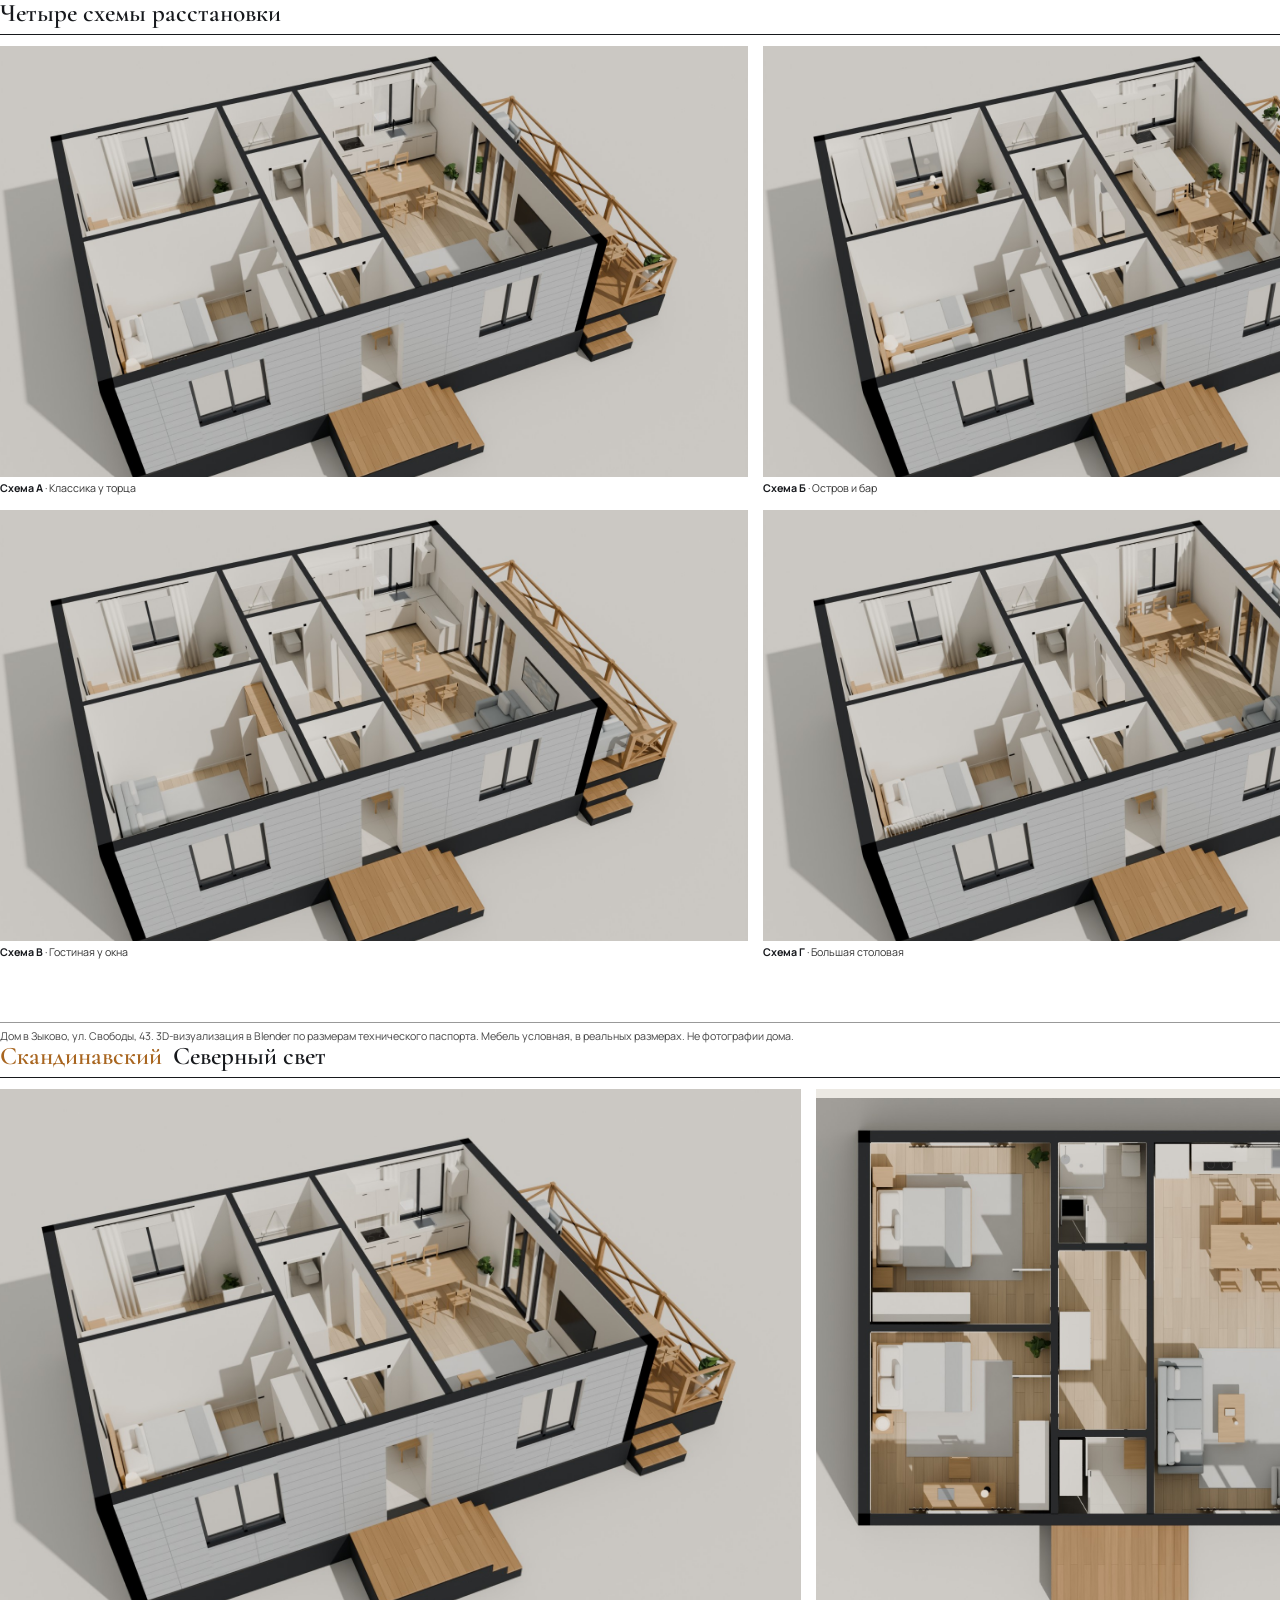
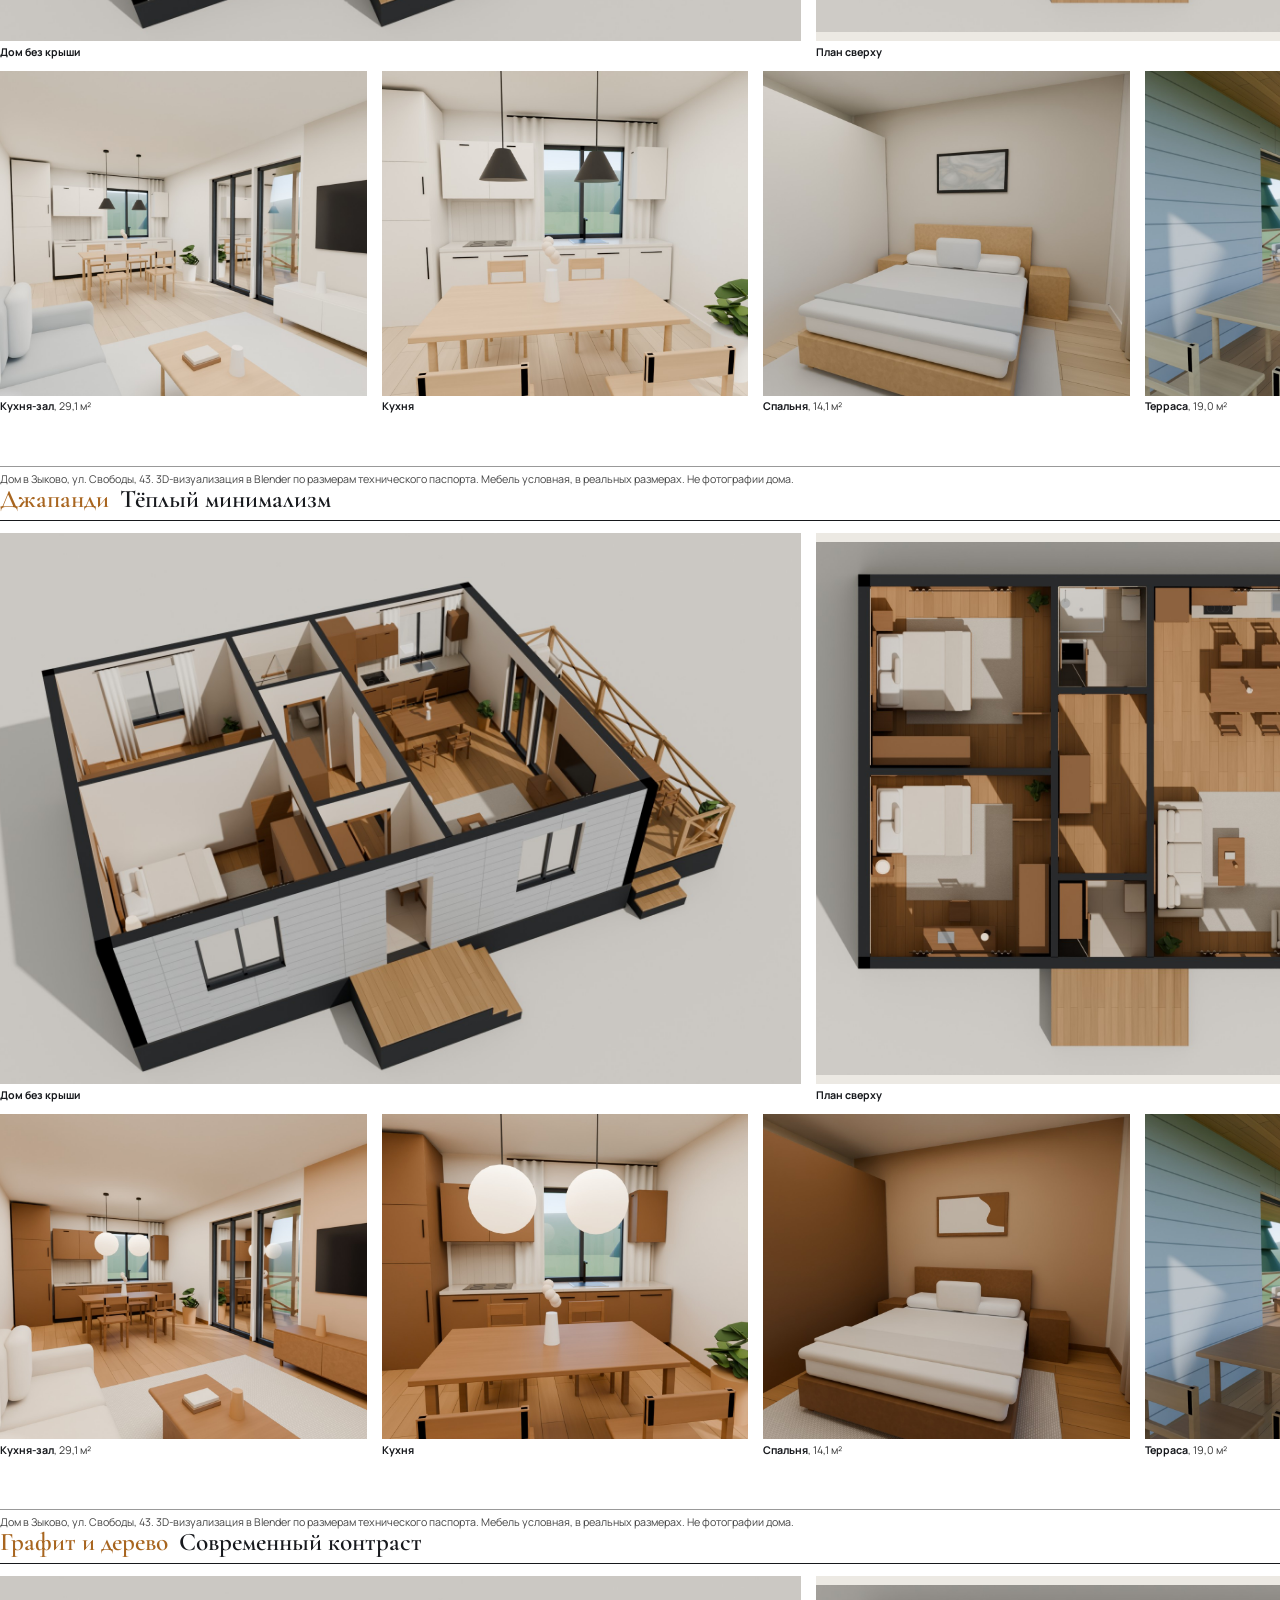
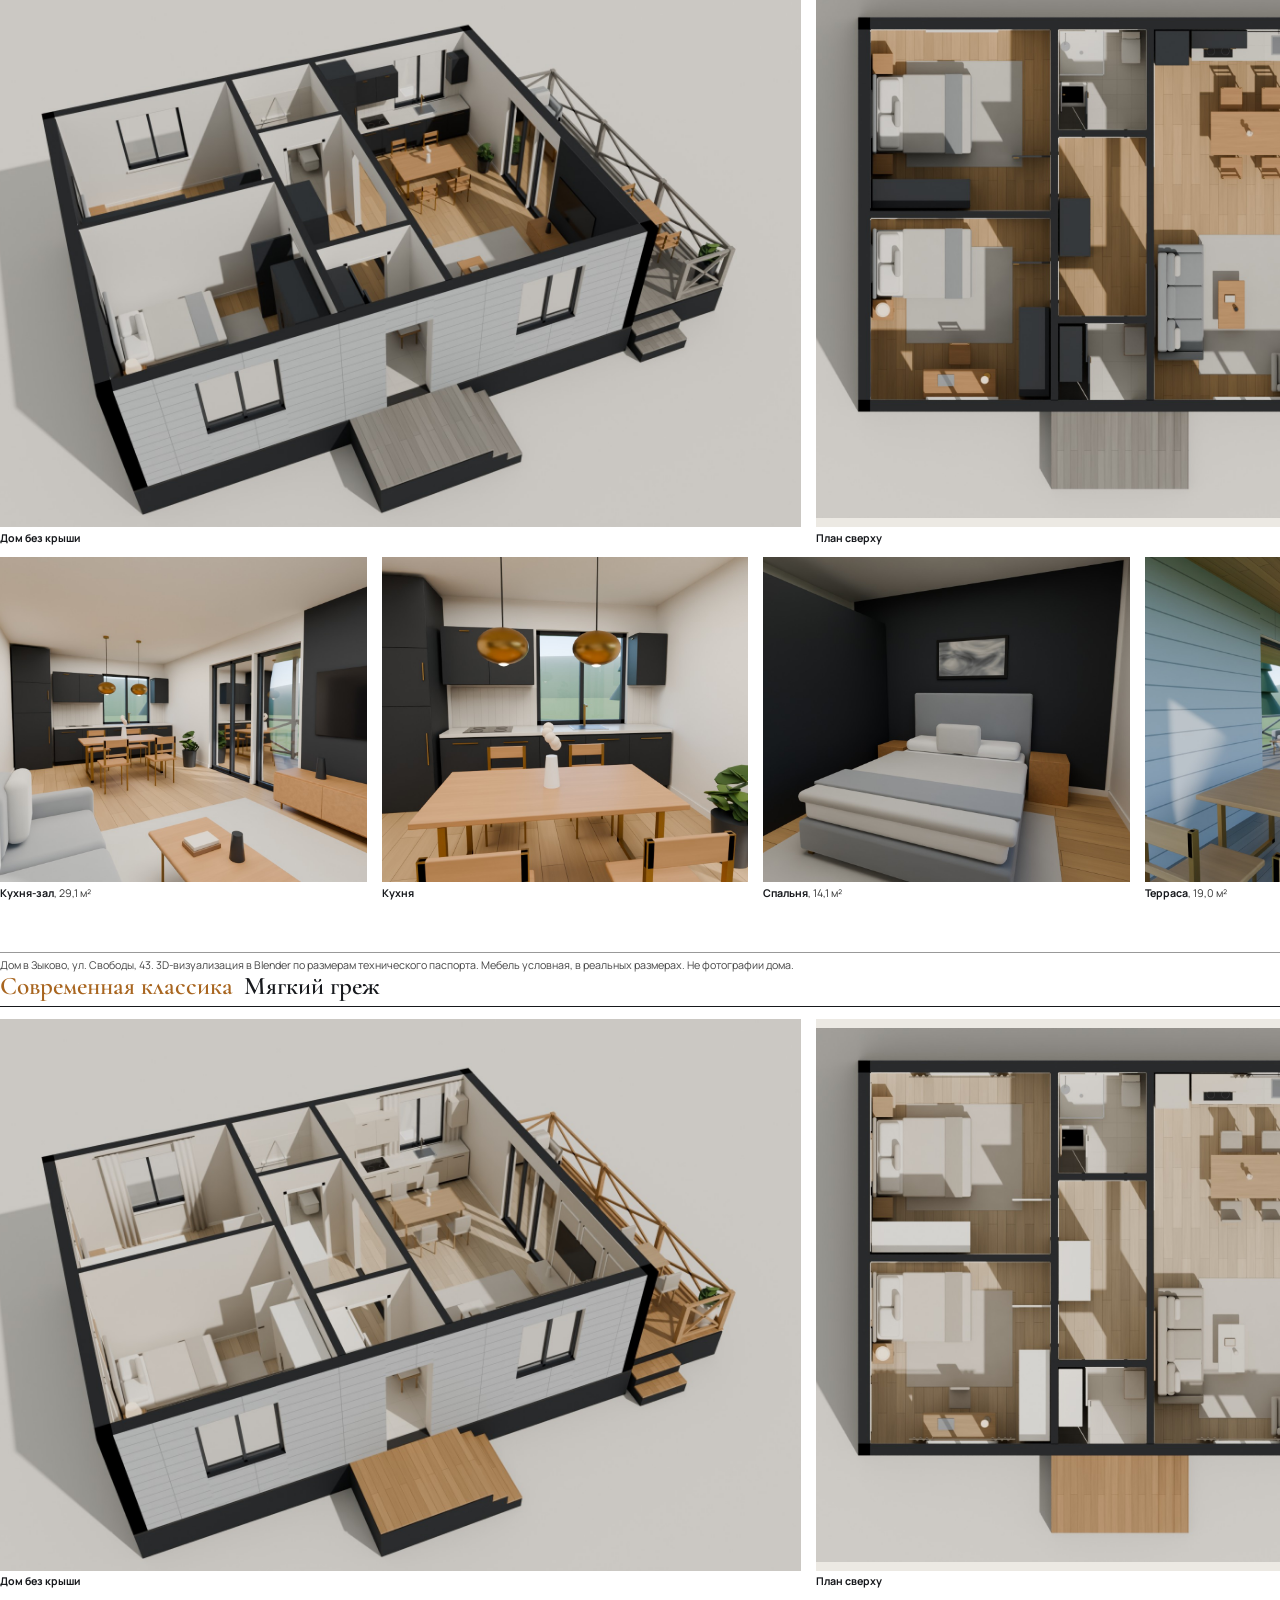
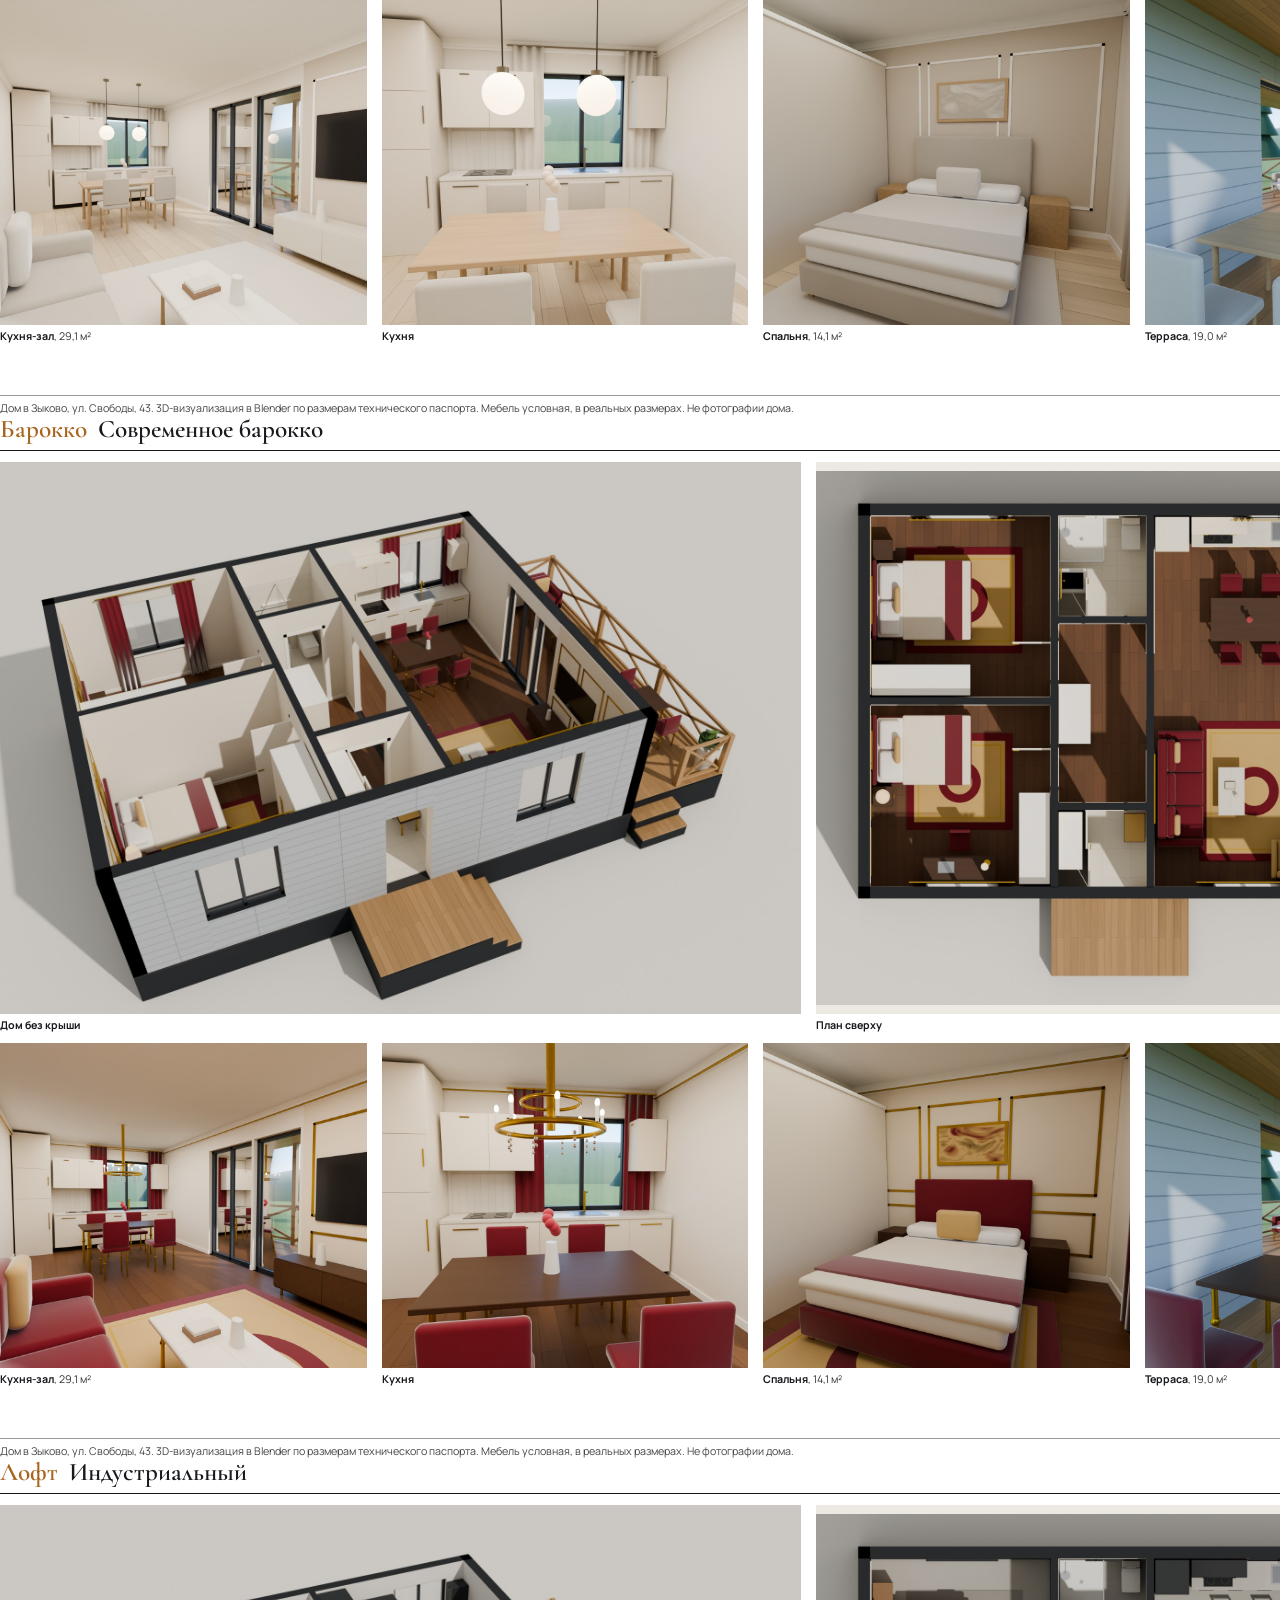
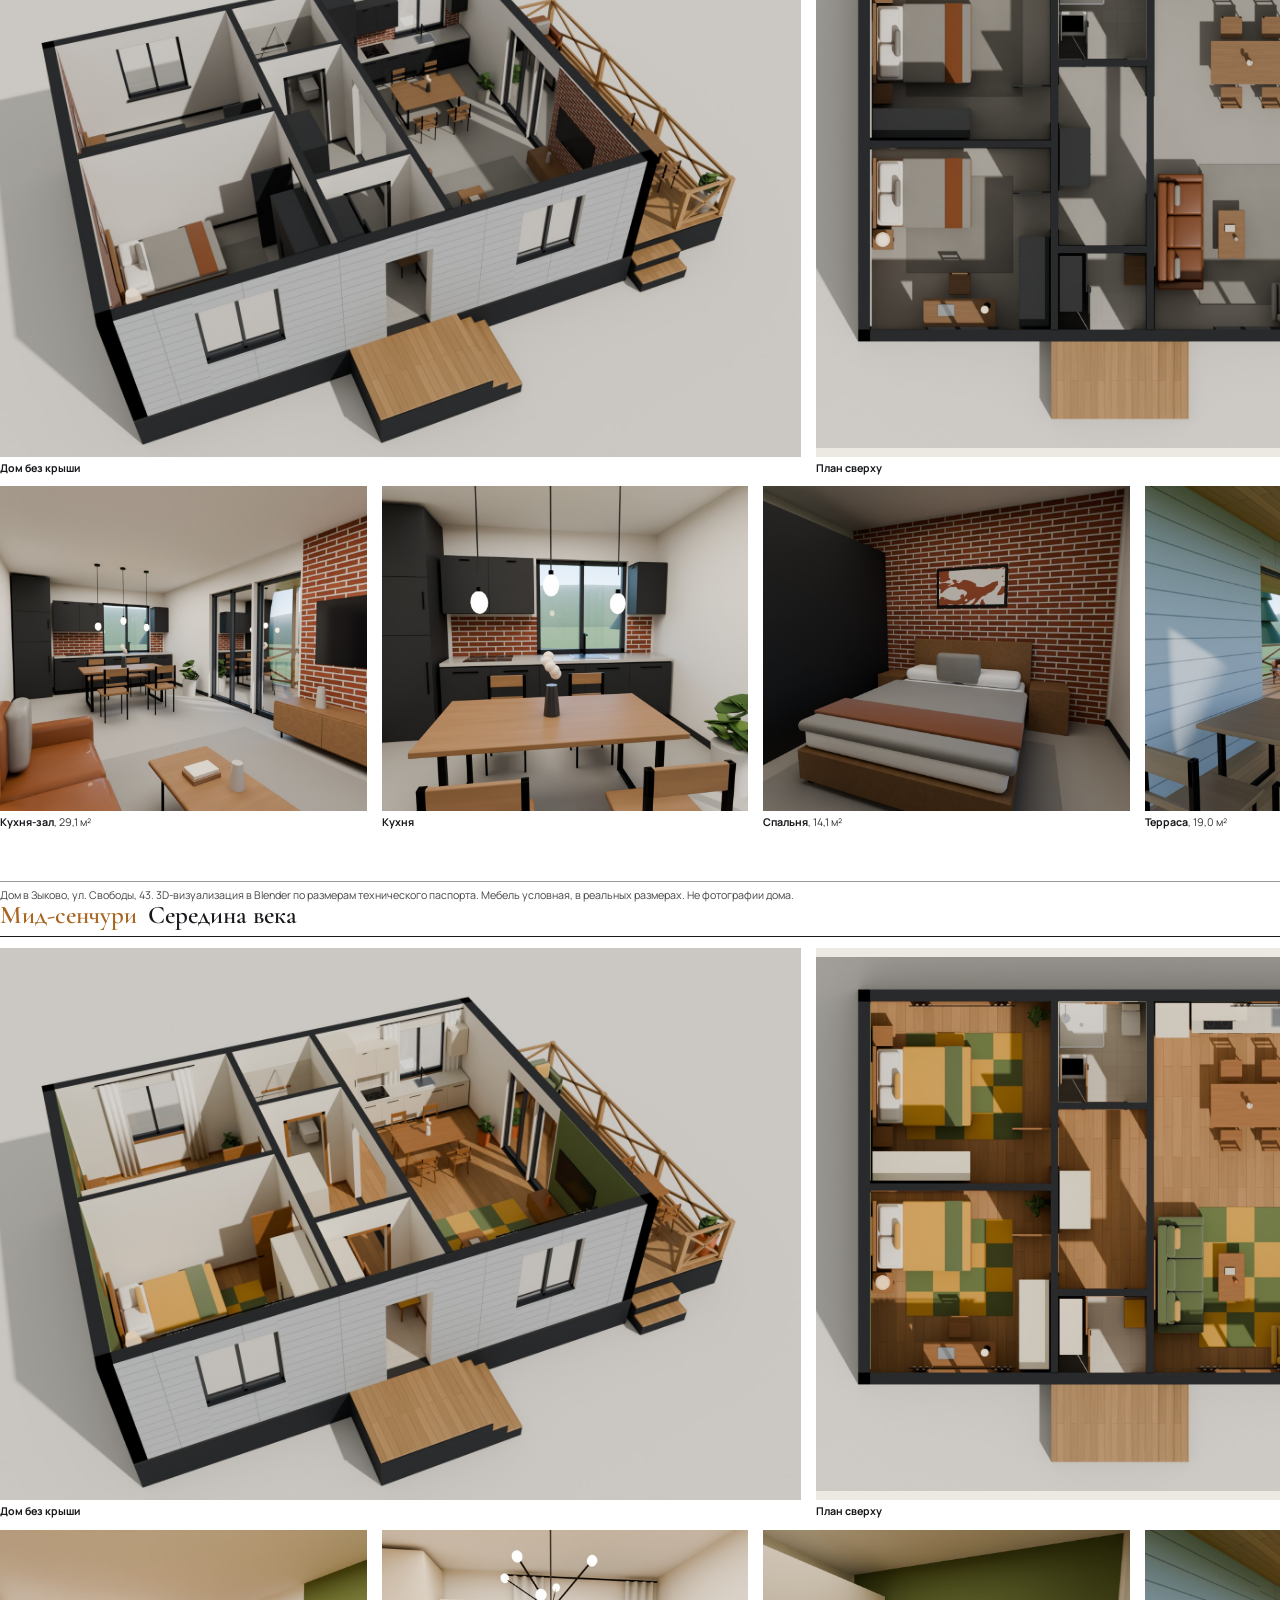
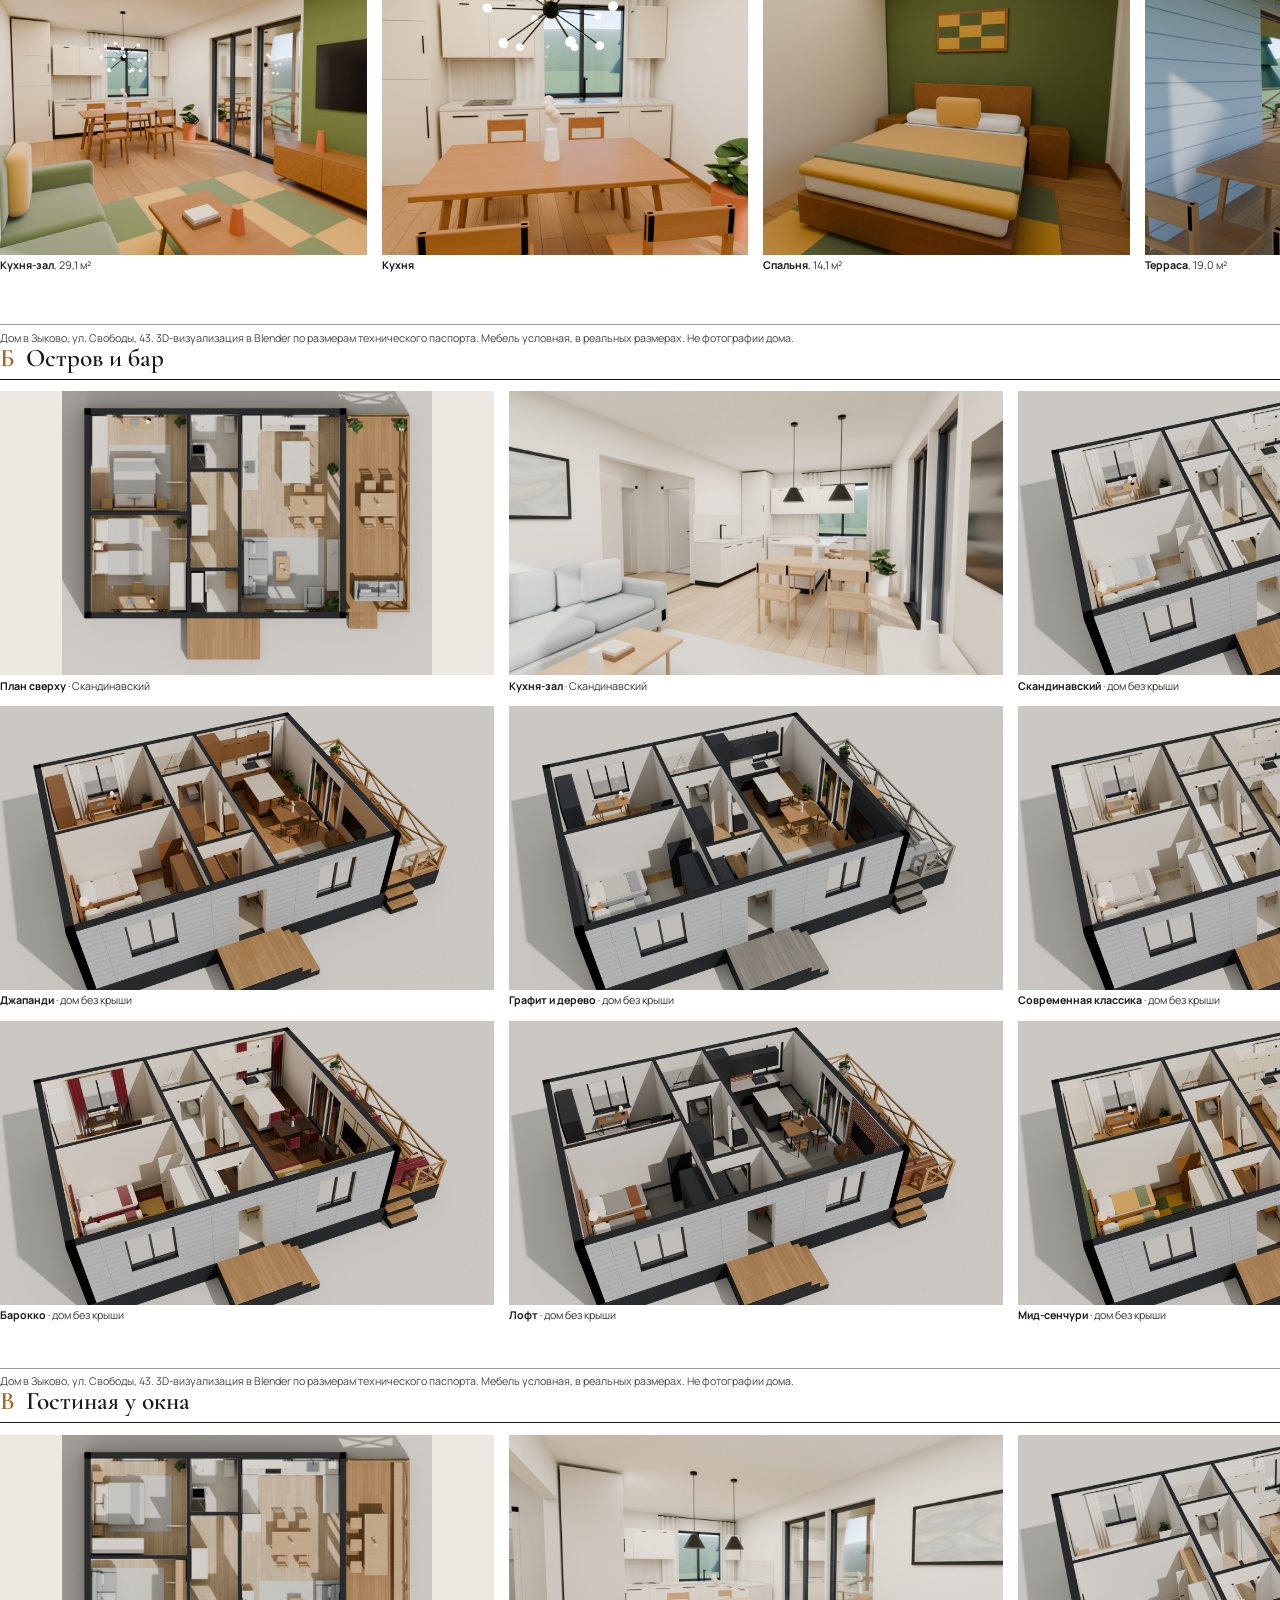
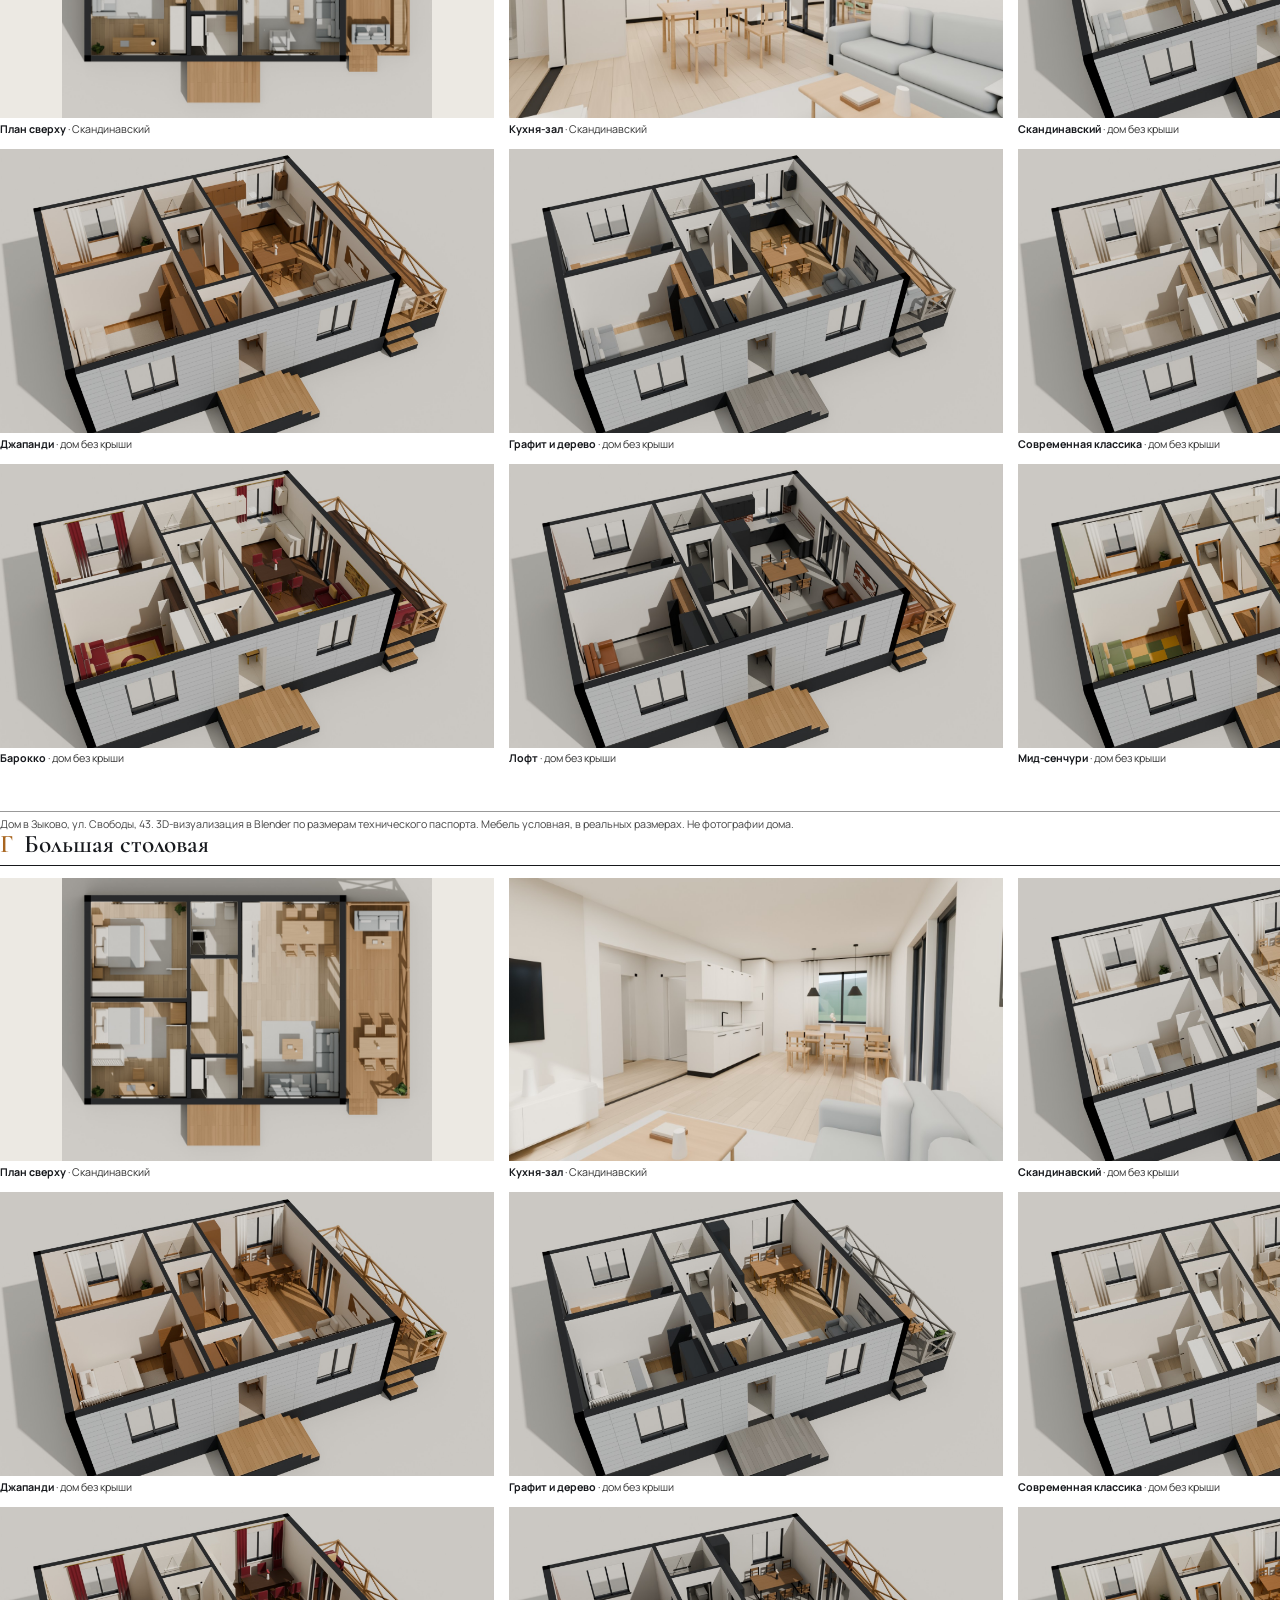
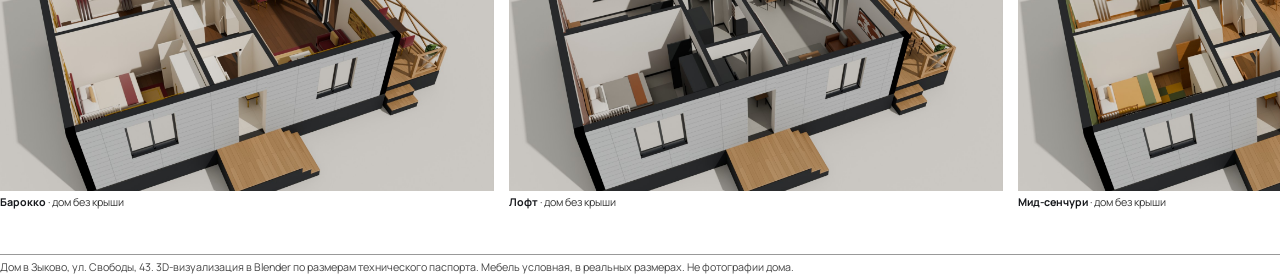
<file: design/interior/print-3d.html>
<!DOCTYPE html>
<html lang="ru">
<head>
<meta charset="UTF-8">
<title>Дом в Зыково, альбом 3D-визуализации</title>
<link href="https://fonts.googleapis.com/css2?family=Cormorant+Garamond:wght@500;600&family=Manrope:wght@400;500;600;700&display=swap" rel="stylesheet">
<style>
  @page { size: A3 landscape; margin: 10mm; }
  * { box-sizing: border-box; }
  html, body { margin: 0; background: #fff; color: #17191D; font-family: 'Manrope', Arial, sans-serif; font-size: 9pt; line-height: 1.35; }
  .page { width: 400mm; height: 276mm; page-break-after: always; display: flex; flex-direction: column; gap: 3mm; overflow: hidden; }
  .page:last-child { page-break-after: auto; }
  .head { display: flex; align-items: baseline; justify-content: space-between; border-bottom: 0.35mm solid #17191D; padding-bottom: 1.6mm; }
  .head h1 { margin: 0; font-family: 'Cormorant Garamond', Georgia, serif; font-weight: 600; font-size: 19pt; line-height: 1.1; }
  .head h1 em { font-style: normal; color: #A8651F; margin-right: 3mm; }
  .head span { font-size: 8.5pt; color: #555; }
  figure { margin: 0; display: flex; flex-direction: column; gap: 1mm; min-width: 0; }
  figure img { width: 100%; display: block; object-fit: cover; background: #ECE9E3; }
  figure figcaption { font-size: 8pt; color: #333; }
  figure figcaption b { font-weight: 700; color: #17191D; }
  .row { display: flex; gap: 4mm; }
  .main .axo img { height: 146mm; }
  .main .plan img { height: 146mm; object-fit: contain; }
  .main .axo { flex: 1.15; }
  .main .plan { flex: 1; }
  .ints { display: grid; grid-template-columns: repeat(4, 1fr); gap: 4mm; }
  .ints img { height: 86mm; }
  .g3 { display: grid; grid-template-columns: repeat(3, 1fr); gap: 3.5mm 4mm; }
  .g3 img { height: 75mm; }
  .g3 .plan img { object-fit: contain; }
  .g2 { display: grid; grid-template-columns: 1fr 1fr; gap: 4mm; }
  .g2 img { height: 114mm; }
  .note { font-size: 8pt; color: #444; margin-top: auto; border-top: 0.2mm solid #999; padding-top: 1.4mm; display: flex; justify-content: space-between; gap: 6mm; }
</style>
</head>
<body>
<div id="pages"></div>
<script>
(function () {
  const STYLES = [
    ['nord', 'Скандинавский', 'Северный свет'], ['japandi', 'Джапанди', 'Тёплый минимализм'], ['graphite', 'Графит и дерево', 'Современный контраст'],
    ['greige', 'Современная классика', 'Мягкий греж'], ['baroque', 'Барокко', 'Современное барокко'], ['loft', 'Лофт', 'Индустриальный'], ['midcentury', 'Мид-сенчури', 'Середина века']
  ];
  const LAYOUTS = [['a', 'А', 'Классика у торца'], ['b', 'Б', 'Остров и бар'], ['v', 'В', 'Гостиная у окна'], ['g', 'Г', 'Большая столовая']];
  const src = (l, s, v) => 'blender/renders/' + l + '-' + s + '-' + v + '.jpg';
  const fig = (cls, l, s, v, cap) => '<figure class="' + cls + '"><img src="' + src(l, s, v) + '" alt=""><figcaption>' + cap + '</figcaption></figure>';
  const foot = (n, total) => '<div class="note"><span>Дом в Зыково, ул. Свободы, 43. 3D-визуализация в Blender по размерам технического паспорта. Мебель условная, в реальных размерах. Не фотографии дома.</span><span>Лист ' + n + ' из ' + total + '</span></div>';
  const total = 1 + STYLES.length + 3;
  let html = '', n = 1;
  // Лист 1: четыре схемы в одном стиле
  html += '<section class="page"><div class="head"><h1>Четыре схемы расстановки</h1><span>стиль «Северный свет» · дом без крыши</span></div><div class="g2">' +
    LAYOUTS.map(L => fig('', L[0], 'nord', 'axo', '<b>Схема ' + L[1] + '</b> · ' + L[2])).join('') + '</div>' + foot(n++, total) + '</section>';
  // Листы 2–8: схема А в каждом стиле
  STYLES.forEach(S => {
    html += '<section class="page"><div class="head"><h1><em>' + S[1] + '</em>' + S[2] + '</h1><span>схема А «Классика у торца»</span></div>' +
      '<div class="row main">' + fig('axo', 'a', S[0], 'axo', '<b>Дом без крыши</b>') + fig('plan', 'a', S[0], 'plan', '<b>План сверху</b>') + '</div>' +
      '<div class="ints">' + fig('', 'a', S[0], 'kh', '<b>Кухня-зал</b>, 29,1 м²') + fig('', 'a', S[0], 'kitchen', '<b>Кухня</b>') + fig('', 'a', S[0], 'bed3', '<b>Спальня</b>, 14,1 м²') + fig('', 'a', S[0], 'terrace', '<b>Терраса</b>, 19,0 м²') + '</div>' +
      foot(n++, total) + '</section>';
  });
  // Листы 9–11: схемы Б, В, Г во всех стилях
  LAYOUTS.slice(1).forEach(L => {
    html += '<section class="page"><div class="head"><h1><em>' + L[1] + '</em>' + L[2] + '</h1><span>схема ' + L[1] + ' в семи стилях</span></div><div class="g3">' +
      fig('plan', L[0], 'nord', 'plan', '<b>План сверху</b> · Скандинавский') + fig('', L[0], 'nord', 'kh', '<b>Кухня-зал</b> · Скандинавский') +
      STYLES.map(S => fig('', L[0], S[0], 'axo', '<b>' + S[1] + '</b> · дом без крыши')).join('') + '</div>' + foot(n++, total) + '</section>';
  });
  document.getElementById('pages').innerHTML = html;
})();
</script>
</body>
</html>
</file>
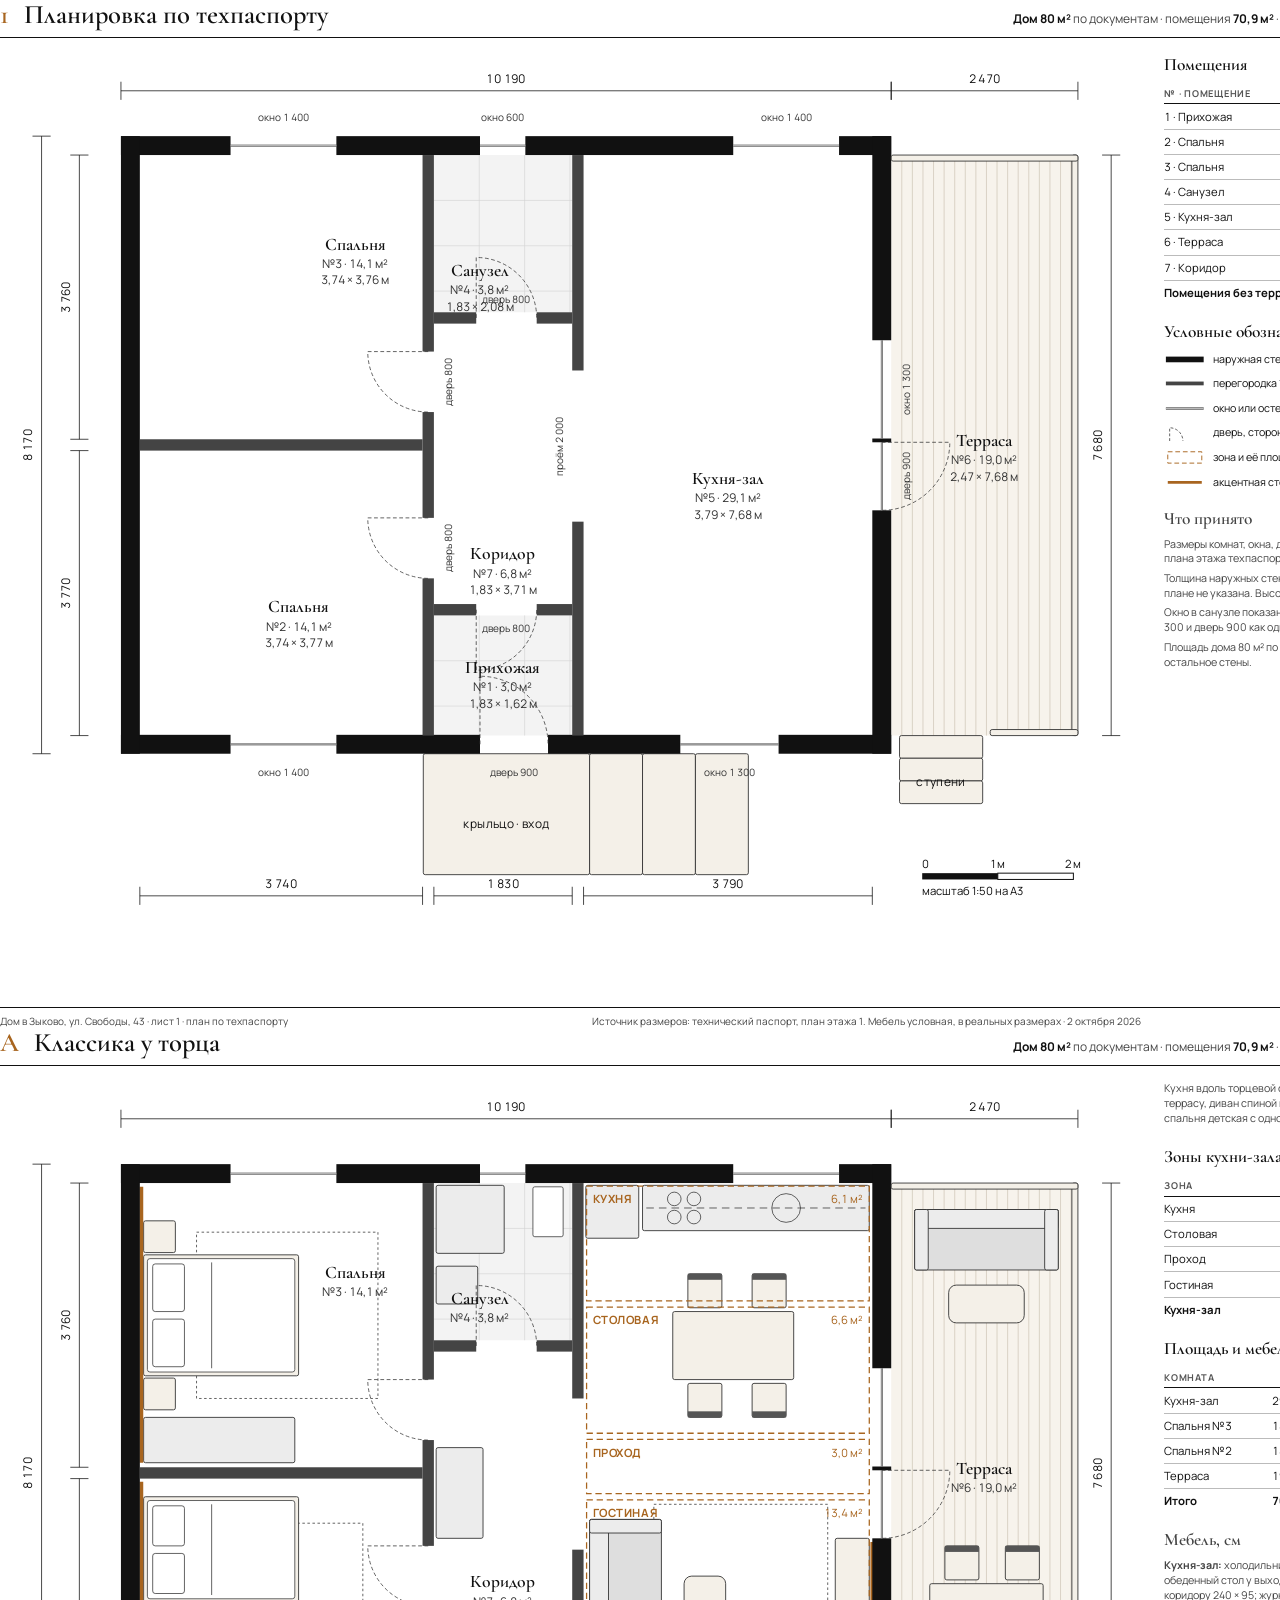
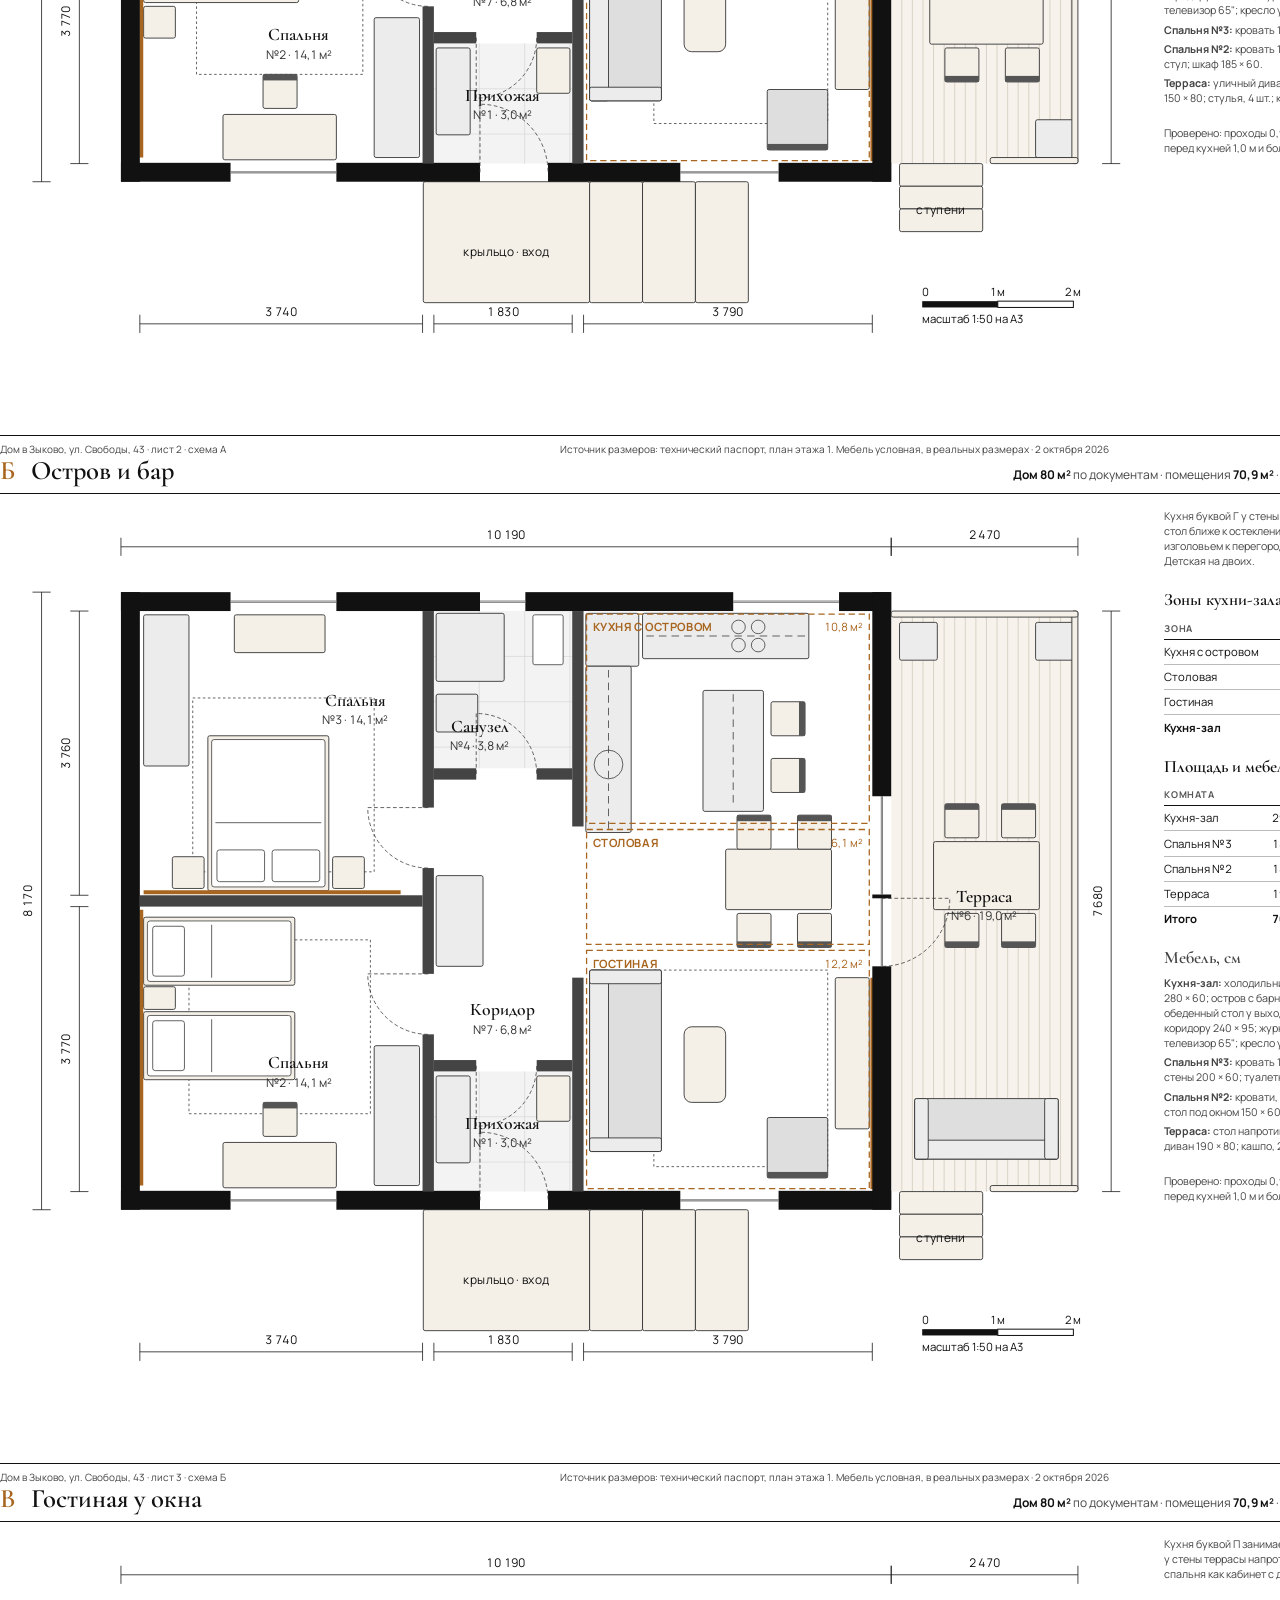
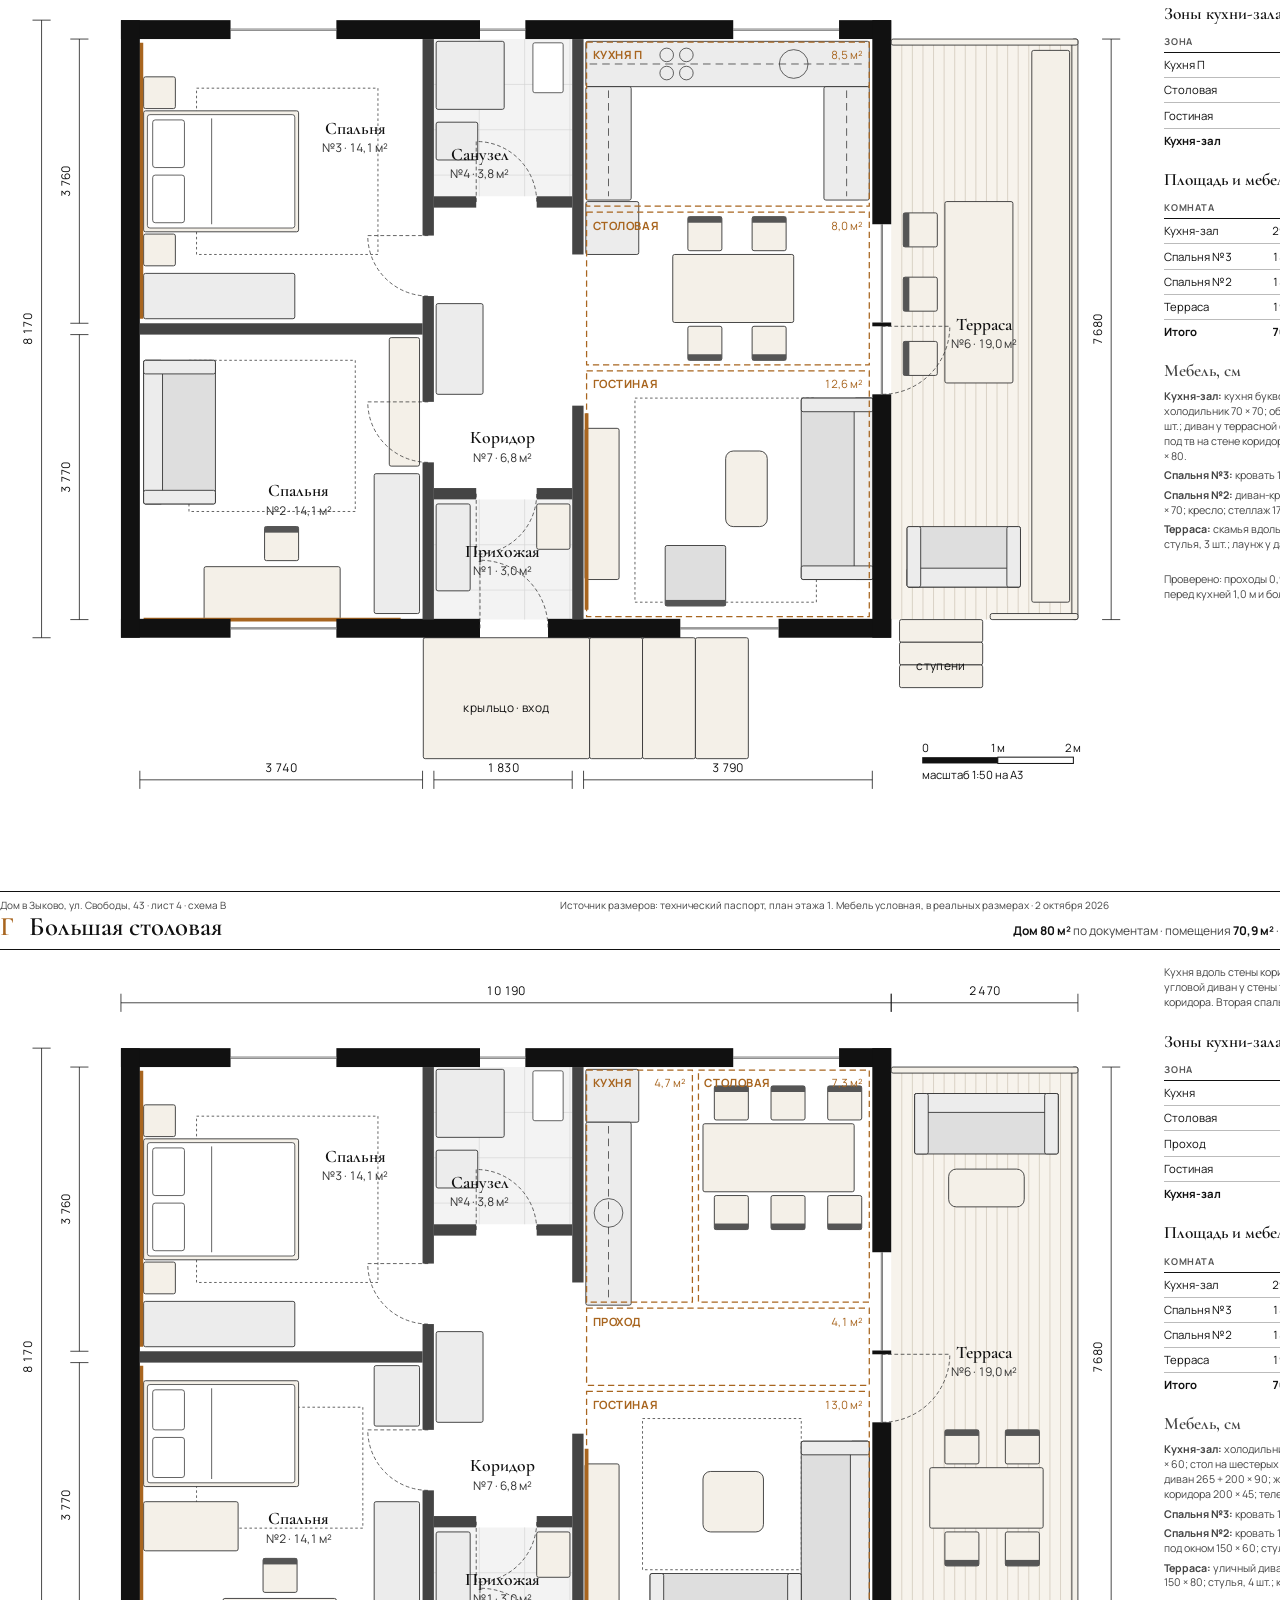
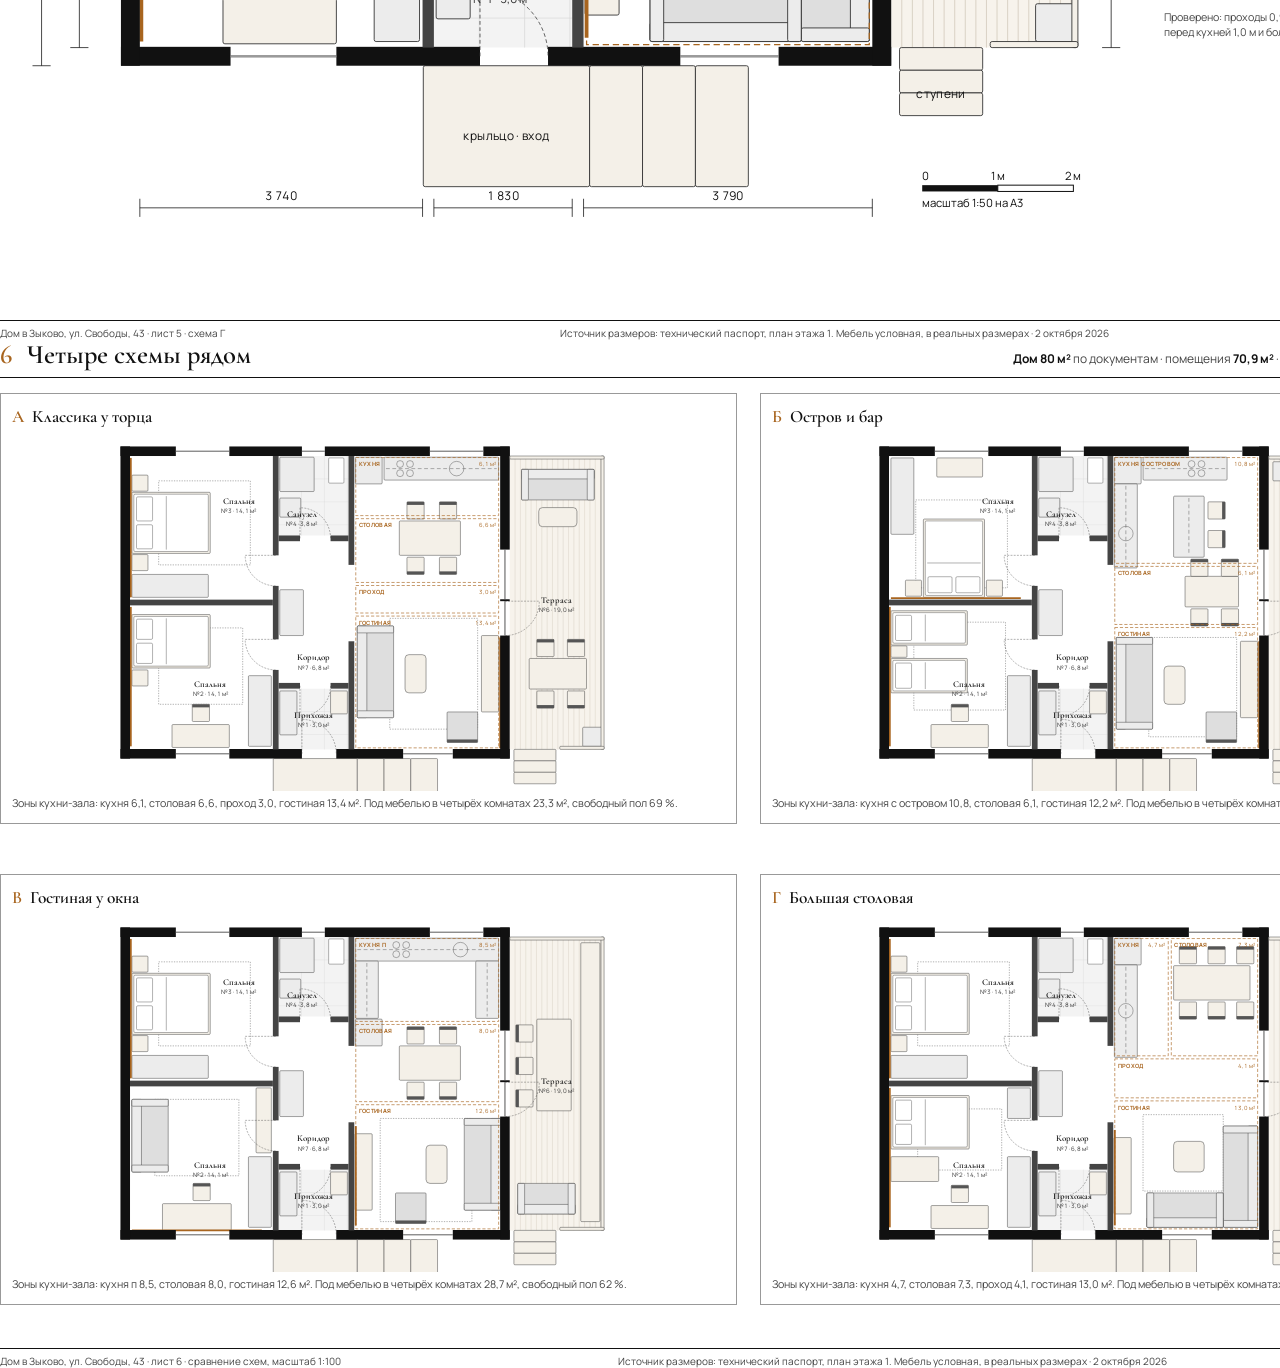
<file: design/interior/print.html>
<!DOCTYPE html>
<html lang="ru">
<head>
<meta charset="UTF-8">
<title>Планировки дома в Зыково для печати</title>
<link href="https://fonts.googleapis.com/css2?family=Cormorant+Garamond:wght@500;600&family=Manrope:wght@400;500;600;700&display=swap" rel="stylesheet">
<style>
  @page { size: A3 landscape; margin: 12mm; }
  * { box-sizing: border-box; }
  html, body { margin: 0; background: #fff; color: #111; font-family: 'Manrope', Arial, sans-serif; font-size: 10pt; line-height: 1.4; }
  .page { width: 396mm; height: 272mm; page-break-after: always; display: grid; grid-template-rows: auto 1fr auto; gap: 4mm; overflow: hidden; }
  .page:last-child { page-break-after: auto; }
  .head { display: flex; align-items: baseline; justify-content: space-between; border-bottom: 0.4mm solid #111; padding-bottom: 2mm; }
  .head h1 { margin: 0; font-family: 'Cormorant Garamond', Georgia, serif; font-weight: 600; font-size: 20pt; line-height: 1.1; }
  .head h1 em { font-style: normal; color: #A8651F; margin-right: 4mm; }
  .head .facts { font-size: 9pt; color: #444; text-align: right; }
  .head .facts b { color: #111; }
  .body { display: grid; grid-template-columns: 300mm 1fr; gap: 8mm; align-items: start; min-height: 0; }
  .body.grid4 { grid-template-columns: 1fr 1fr; grid-template-rows: 1fr 1fr; gap: 6mm; }
  svg { display: block; font-family: 'Manrope', Arial, sans-serif; }
  .side { font-size: 9pt; display: flex; flex-direction: column; gap: 4mm; }
  .side h2 { font-family: 'Cormorant Garamond', Georgia, serif; font-weight: 600; font-size: 13pt; margin: 0 0 1.5mm; }
  table { width: 100%; border-collapse: collapse; font-size: 8.5pt; }
  th { text-align: left; font-weight: 700; font-size: 7pt; letter-spacing: .08em; text-transform: uppercase; color: #555; padding: 1mm 0; border-bottom: 0.3mm solid #111; }
  td { padding: 1.1mm 0; border-bottom: 0.15mm solid #bbb; font-variant-numeric: tabular-nums; }
  th:not(:first-child), td:not(:first-child) { text-align: right; padding-left: 2mm; white-space: nowrap; }
  tr.sum td { font-weight: 700; border-bottom: 0; }
  .legend { display: grid; grid-template-columns: 11mm 1fr; gap: 1.5mm 2mm; align-items: center; font-size: 8pt; }
  .legend svg { width: 11mm; height: 5mm; }
  .note { font-size: 8pt; color: #444; }
  .note p { margin: 0 0 1.2mm; }
  .foot { display: flex; justify-content: space-between; border-top: 0.3mm solid #111; padding-top: 1.5mm; font-size: 7.5pt; color: #444; }
  .body.grid4 { min-height: 0; }
  .mini { display: grid; grid-template-rows: auto auto auto; gap: 1.5mm; border: 0.2mm solid #999; padding: 3mm; min-height: 0; overflow: hidden; }
  .mini svg { width: auto !important; height: 94mm !important; margin: 0 auto; }
  .page--simple { grid-template-rows: auto 1fr 0; }
  .mini--simple { grid-template-rows: auto 1fr; }
  .mini--simple svg { height: 104mm !important; }
  .mini h3 { margin: 0; font-family: 'Cormorant Garamond', Georgia, serif; font-weight: 600; font-size: 13pt; }
  .mini h3 em { font-style: normal; color: #A8651F; margin-right: 2mm; }
  .mini p { margin: 0; font-size: 8pt; color: #444; }
  /* чертёж */
  .wall-out { fill: #111; }
  .wall-in { fill: #444; }
  .floor { fill: #fff; stroke: none; }
  .floor-stone { fill: #F3F3F3; }
  .deck { fill: #F7F3EC; }
  .glass { stroke: #111; stroke-width: 1.4; }
  .glass-2 { stroke: #fff; stroke-width: 0.6; }
  .door-swing { fill: none; stroke: #333; stroke-width: 0.6; stroke-dasharray: 3 2; }
  .furn { fill: #ECECEC; stroke: #333; stroke-width: 0.7; }
  .furn-soft { fill: #DEDEDE; stroke: #333; stroke-width: 0.7; }
  .furn-wood { fill: #F4F0E8; stroke: #333; stroke-width: 0.7; }
  .furn-line { stroke: #333; stroke-width: 0.6; fill: none; }
  .furn-white { fill: #fff; stroke: #333; stroke-width: 0.6; }
  .room-name { font-family: 'Cormorant Garamond', Georgia, serif; font-weight: 600; font-size: 14px; fill: #111; }
  .room-sub { font-size: 9.5px; fill: #333; font-variant-numeric: tabular-nums; }
  .dim { font-size: 9.5px; fill: #111; font-variant-numeric: tabular-nums; letter-spacing: .03em; }
  .dim-line { stroke: #111; stroke-width: 0.6; }
  .op-label { font-size: 8px; fill: #333; font-variant-numeric: tabular-nums; }
  .zone { fill: none; stroke: #A8651F; stroke-width: 1; stroke-dasharray: 5 3; }
  .zone-label { font-size: 9px; font-weight: 700; fill: #A8651F; letter-spacing: .05em; }
  .zone-area { font-size: 9px; fill: #A8651F; font-variant-numeric: tabular-nums; }
  .accent-wall { stroke: #A8651F; stroke-width: 3; }
  .scale-text { font-size: 9px; fill: #111; }
</style>
</head>
<body>
<div id="pages"></div>
<script>
(function () {
  'use strict';
  const H = 2.7;
  const ROOMS = [
    { id: 'kh', no: 5, name: 'Кухня-зал', area: 29.1, dims: '3,79 × 7,68', poly: [[6.12,0.25],[9.94,0.25],[9.94,7.93],[6.12,7.93]], label: [8.03, 4.6], floor: 'floor' },
    { id: 'hallway', no: 1, name: 'Прихожая', area: 3.0, dims: '1,83 × 1,62', poly: [[4.14,6.34],[5.97,6.34],[5.97,7.93],[4.14,7.93]], label: [5.05, 7.1], floor: 'stone' },
    { id: 'bed2', no: 2, name: 'Спальня', area: 14.1, dims: '3,74 × 3,77', poly: [[0.25,4.16],[3.99,4.16],[3.99,7.93],[0.25,7.93]], label: [2.35, 6.3], floor: 'floor' },
    { id: 'bed3', no: 3, name: 'Спальня', area: 14.1, dims: '3,74 × 3,76', poly: [[0.25,0.25],[3.99,0.25],[3.99,4.01],[0.25,4.01]], label: [3.1, 1.5], floor: 'floor' },
    { id: 'bath', no: 4, name: 'Санузел', area: 3.8, dims: '1,83 × 2,08', poly: [[4.14,0.25],[5.97,0.25],[5.97,2.33],[4.14,2.33]], label: [4.75, 1.85], floor: 'stone' },
    { id: 'cor', no: 7, name: 'Коридор', area: 6.8, dims: '1,83 × 3,71', poly: [[4.14,2.48],[5.97,2.48],[5.97,6.19],[4.14,6.19]], label: [5.05, 5.6], floor: 'floor' },
    { id: 'terrace', no: 6, name: 'Терраса', area: 19.0, dims: '2,47 × 7,68', poly: [[10.19,0.25],[12.66,0.25],[12.66,7.93],[10.19,7.93]], label: [11.42, 4.1], floor: 'deck' }
  ];
  const WALLS = [
    { dir: 'h', x: 0, y: 0.125, len: 10.19, t: 0.25, out: 'n', op: [{ at: 1.45, w: 1.4, h: 1.4, sill: 0.9, glass: true }, { at: 4.75, w: 0.6, h: 0.6, sill: 1.5, glass: true }, { at: 8.1, w: 1.4, h: 1.4, sill: 0.9, glass: true }] },
    { dir: 'h', x: 0, y: 8.045, len: 10.19, t: 0.25, out: 's', op: [{ at: 1.45, w: 1.4, h: 1.4, sill: 0.9, glass: true }, { at: 4.75, w: 0.9, h: 2.1, sill: 0, door: true }, { at: 7.4, w: 1.3, h: 1.4, sill: 0.9, glass: true }] },
    { dir: 'v', x: 0.125, y: 0, len: 8.17, t: 0.25, out: 'w' },
    { dir: 'v', x: 10.065, y: 0, len: 8.17, t: 0.25, out: 'e', op: [{ at: 2.7, w: 1.3, h: 2.3, sill: 0, glass: true }, { at: 4.05, w: 0.9, h: 2.3, sill: 0, glass: true, door: true }] },
    { dir: 'v', x: 4.065, y: 0.25, len: 7.68, t: 0.15, op: [{ at: 2.85, w: 0.8, h: 2.1, sill: 0, door: true }, { at: 5.05, w: 0.8, h: 2.1, sill: 0, door: true }] },
    { dir: 'v', x: 6.045, y: 0.25, len: 7.68, t: 0.15, op: [{ at: 3.1, w: 2.0, h: 2.2, sill: 0, open: true }] },
    { dir: 'h', x: 0.25, y: 4.085, len: 3.74, t: 0.15 },
    { dir: 'h', x: 4.14, y: 2.405, len: 1.83, t: 0.15, op: [{ at: 4.7, w: 0.8, h: 2.1, sill: 0, door: true }] },
    { dir: 'h', x: 4.14, y: 6.265, len: 1.83, t: 0.15, op: [{ at: 4.7, w: 0.8, h: 2.1, sill: 0, door: true }] }
  ];
  const CH = (x, y, back, n, s) => ({ t: 'chair', x, y, w: 0.45, d: 0.45, h: 0.85, m: 'wood', back, n, s });
  const SHARED = {
    hallway: [{ t: 'box', n: 'Шкаф', x: 4.17, y: 6.4, w: 0.45, d: 1.15, h: 2.2, m: 'kitchen', s: '115 × 45' }, { t: 'box', n: 'Скамья', x: 5.5, y: 6.4, w: 0.44, d: 0.6, h: 0.45, m: 'wood', s: '60 × 44' }],
    cor: [{ t: 'box', n: 'Шкаф: стиральная машина и водонагреватель', x: 4.17, y: 3.75, w: 0.62, d: 1.2, h: 2.2, m: 'kitchen', s: '120 × 62' }],
    bath: [{ t: 'box', n: 'Душ за стеклом', x: 4.17, y: 0.28, w: 0.9, d: 0.9, h: 0.06, m: 'stone', s: '90 × 90' }, { t: 'box', n: 'Унитаз подвесной', x: 5.45, y: 0.3, w: 0.4, d: 0.66, h: 0.42, m: 'white', s: '40 × 66' }, { t: 'box', n: 'Тумба с раковиной', x: 4.17, y: 1.35, w: 0.55, d: 0.5, h: 0.85, m: 'kitchen', s: '55 × 50' }]
  };
  const BED3_A = [{ t: 'rug', x: 1.0, y: 0.9, w: 2.4, d: 2.2, h: 0.015, m: 'textile2' }, { t: 'bed', n: 'Кровать', x: 0.3, y: 1.2, w: 2.05, d: 1.6, h: 0.5, m: 'wood', s: '160 × 200', head: 'w' }, { t: 'box', n: 'Тумбы, 2 шт.', x: 0.3, y: 0.75, w: 0.42, d: 0.42, h: 0.5, m: 'wood' }, { t: 'box', x: 0.3, y: 2.83, w: 0.42, d: 0.42, h: 0.5, m: 'wood' }, { t: 'box', n: 'Шкаф', x: 0.3, y: 3.35, w: 2.0, d: 0.6, h: 2.3, m: 'kitchen', s: '200 × 60' }];
  const BED3_B = [{ t: 'rug', x: 0.95, y: 1.4, w: 2.4, d: 2.3, h: 0.015, m: 'textile2' }, { t: 'bed', n: 'Кровать', x: 1.15, y: 1.9, w: 1.6, d: 2.05, h: 0.5, m: 'wood', s: '160 × 200', head: 's' }, { t: 'box', n: 'Тумбы, 2 шт.', x: 0.68, y: 3.5, w: 0.42, d: 0.42, h: 0.5, m: 'wood' }, { t: 'box', x: 2.8, y: 3.5, w: 0.42, d: 0.42, h: 0.5, m: 'wood' }, { t: 'box', n: 'Шкаф вдоль глухой стены', x: 0.3, y: 0.3, w: 0.6, d: 2.0, h: 2.3, m: 'kitchen', s: '200 × 60' }, { t: 'table', n: 'Туалетный стол под окном', x: 1.5, y: 0.3, w: 1.2, d: 0.5, h: 0.75, m: 'wood', s: '120 × 50' }];
  const BED2_KIDS = [{ t: 'rug', x: 1.0, y: 4.75, w: 2.2, d: 2.0, h: 0.015, m: 'textile2' }, { t: 'bed', n: 'Кровать', x: 0.3, y: 4.4, w: 2.05, d: 1.4, h: 0.5, m: 'wood', s: '140 × 200', head: 'w' }, { t: 'box', n: 'Тумба', x: 0.3, y: 5.85, w: 0.42, d: 0.42, h: 0.5, m: 'wood' }, { t: 'table', n: 'Стол под окном', x: 1.35, y: 7.28, w: 1.5, d: 0.6, h: 0.75, m: 'wood', s: '150 × 60' }, CH(1.88, 6.75, 'n', 'Стул'), { t: 'box', n: 'Шкаф', x: 3.35, y: 6.0, w: 0.6, d: 1.85, h: 2.3, m: 'kitchen', s: '185 × 60' }];
  const BED2_TWO = [{ t: 'rug', x: 0.9, y: 4.6, w: 2.4, d: 2.3, h: 0.015, m: 'textile2' }, { t: 'bed', n: 'Кровати, 2 шт.', x: 0.3, y: 4.3, w: 2.0, d: 0.9, h: 0.5, m: 'wood', s: '90 × 200', head: 'w' }, { t: 'bed', x: 0.3, y: 5.55, w: 2.0, d: 0.9, h: 0.5, m: 'wood', head: 'w' }, { t: 'box', n: 'Тумба между кроватями', x: 0.3, y: 5.22, w: 0.42, d: 0.3, h: 0.5, m: 'wood' }, { t: 'table', n: 'Стол под окном', x: 1.35, y: 7.28, w: 1.5, d: 0.6, h: 0.75, m: 'wood', s: '150 × 60' }, CH(1.88, 6.75, 'n', 'Стул'), { t: 'box', n: 'Шкаф', x: 3.35, y: 6.0, w: 0.6, d: 1.85, h: 2.3, m: 'kitchen', s: '185 × 60' }];
  const BED2_OFFICE = [{ t: 'rug', x: 0.9, y: 4.5, w: 2.2, d: 2.0, h: 0.015, m: 'textile2' }, { t: 'sofa', n: 'Диван-кровать', x: 0.3, y: 4.5, w: 0.95, d: 1.9, h: 0.85, m: 'textile', s: '190 × 95', back: 'w' }, { t: 'table', n: 'Рабочий стол под окном', x: 1.1, y: 7.23, w: 1.8, d: 0.7, h: 0.75, m: 'wood', s: '180 × 70' }, CH(1.9, 6.7, 'n', 'Кресло'), { t: 'box', n: 'Стеллаж', x: 3.55, y: 4.2, w: 0.4, d: 1.7, h: 2.2, m: 'wood', s: '170 × 40' }, { t: 'box', n: 'Шкаф', x: 3.35, y: 6.0, w: 0.6, d: 1.85, h: 2.3, m: 'kitchen', s: '185 × 60' }];
  const BED2_NURSERY = [{ t: 'rug', x: 1.0, y: 4.75, w: 2.2, d: 1.6, h: 0.015, m: 'textile2' }, { t: 'bed', n: 'Кровать', x: 0.3, y: 4.4, w: 2.05, d: 1.4, h: 0.5, m: 'wood', s: '140 × 200', head: 'w' }, { t: 'box', n: 'Детская кроватка', x: 0.3, y: 6.0, w: 1.25, d: 0.65, h: 0.9, m: 'wood', s: '125 × 65' }, { t: 'table', n: 'Стол под окном', x: 1.35, y: 7.28, w: 1.5, d: 0.6, h: 0.75, m: 'wood', s: '150 × 60' }, CH(1.88, 6.75, 'n', 'Стул'), { t: 'box', n: 'Шкаф', x: 3.35, y: 6.0, w: 0.6, d: 1.85, h: 2.3, m: 'kitchen', s: '185 × 60' }, { t: 'box', n: 'Комод', x: 3.35, y: 4.2, w: 0.6, d: 0.8, h: 0.9, m: 'kitchen', s: '80 × 60' }];
  const TERRACE_A = [{ t: 'sofa', n: 'Уличный диван', x: 10.5, y: 0.6, w: 1.9, d: 0.8, h: 0.7, m: 'textile2', s: '190 × 80', back: 'n' }, { t: 'table', n: 'Низкий стол', x: 10.95, y: 1.6, w: 1.0, d: 0.5, h: 0.4, m: 'wood' }, { t: 'table', n: 'Стол на террасе', x: 10.7, y: 5.55, w: 1.5, d: 0.8, h: 0.75, m: 'wood', s: '150 × 80' }, CH(10.9, 5.05, 'n', 'Стулья, 4 шт.'), CH(11.7, 5.05, 'n'), CH(10.9, 6.4, 's'), CH(11.7, 6.4, 's'), { t: 'box', n: 'Кашпо', x: 12.1, y: 7.35, w: 0.5, d: 0.5, h: 0.6, m: 'stone' }];
  const TERRACE_B = [{ t: 'table', n: 'Стол напротив двери', x: 10.75, y: 3.3, w: 1.4, d: 0.9, h: 0.75, m: 'wood', s: '140 × 90' }, CH(10.9, 2.8, 'n', 'Стулья, 4 шт.'), CH(11.65, 2.8, 'n'), CH(10.9, 4.25, 's'), CH(11.65, 4.25, 's'), { t: 'sofa', n: 'Уличный диван', x: 10.5, y: 6.7, w: 1.9, d: 0.8, h: 0.7, m: 'textile2', s: '190 × 80', back: 's' }, { t: 'box', n: 'Кашпо, 2 шт.', x: 12.1, y: 0.4, w: 0.5, d: 0.5, h: 0.6, m: 'stone' }, { t: 'box', x: 10.3, y: 0.4, w: 0.5, d: 0.5, h: 0.6, m: 'stone' }];
  const TERRACE_C = [{ t: 'box', n: 'Скамья вдоль перил', x: 12.05, y: 0.4, w: 0.5, d: 7.3, h: 0.45, m: 'wood', s: '730 × 50' }, { t: 'table', n: 'Длинный стол', x: 10.9, y: 2.4, w: 0.9, d: 2.4, h: 0.75, m: 'wood', s: '240 × 90' }, CH(10.35, 2.55, 'w', 'Стулья, 3 шт.'), CH(10.35, 3.4, 'w'), CH(10.35, 4.25, 'w'), { t: 'sofa', n: 'Лаунж у дальнего края', x: 10.4, y: 6.7, w: 1.5, d: 0.8, h: 0.7, m: 'textile2', s: '150 × 80', back: 's' }];
  const KH_A = [{ t: 'box', n: 'Холодильник', x: 6.15, y: 0.28, w: 0.7, d: 0.7, h: 1.9, m: 'metal', s: '70 × 70' }, { t: 'kitchen', n: 'Кухня вдоль торца', x: 6.9, y: 0.28, w: 3.0, d: 0.6, h: 0.9, m: 'kitchen', s: '300 × 60', hob: 0.55, sink: 1.9 }, { t: 'table', n: 'Обеденный стол у выхода', x: 7.3, y: 1.95, w: 1.6, d: 0.9, h: 0.75, m: 'wood', s: '160 × 90' }, CH(7.5, 1.45, 'n', 'Стулья, 4 шт.'), CH(8.35, 1.45, 'n'), CH(7.5, 2.9, 's'), CH(8.35, 2.9, 's'), { t: 'rug', x: 7.05, y: 4.5, w: 2.3, d: 2.9, h: 0.015, m: 'textile2' }, { t: 'sofa', n: 'Диван спиной к коридору', x: 6.2, y: 4.7, w: 0.95, d: 2.4, h: 0.85, m: 'textile', s: '240 × 95', back: 'w' }, { t: 'table', n: 'Журнальный стол', x: 7.45, y: 5.45, w: 0.55, d: 1.0, h: 0.4, m: 'wood' }, { t: 'box', n: 'Тумба под ТВ', x: 9.45, y: 4.95, w: 0.45, d: 2.0, h: 0.5, m: 'wood', s: '200 × 45' }, { t: 'box', n: 'Телевизор 65"', x: 9.9, y: 5.22, w: 0.04, d: 1.45, h: 0.82, z0: 1.0, m: 'metal' }, { t: 'chair', n: 'Кресло у окна', x: 8.55, y: 6.95, w: 0.8, d: 0.8, h: 0.8, m: 'textile2', s: '80 × 80', back: 's' }];
  const KH_B = [{ t: 'box', n: 'Холодильник', x: 6.15, y: 0.28, w: 0.7, d: 0.7, h: 1.9, m: 'metal', s: '70 × 70' }, { t: 'kitchen', n: 'Кухня буквой Г у коридора', x: 6.9, y: 0.28, w: 2.2, d: 0.6, h: 0.9, m: 'kitchen', s: '220 + 280 × 60', hob: 1.4 }, { t: 'kitchen', x: 6.15, y: 0.98, w: 0.6, d: 2.2, h: 0.9, m: 'kitchen', sinkV: 1.3 }, { t: 'kitchen', n: 'Остров с барной стойкой', x: 7.7, y: 1.3, w: 0.8, d: 1.6, h: 0.9, m: 'kitchen', s: '160 × 80' }, CH(8.6, 1.45, 'e', 'Барные стулья, 2 шт.'), CH(8.6, 2.2, 'e'), { t: 'table', n: 'Обеденный стол у выхода', x: 8.0, y: 3.4, w: 1.4, d: 0.8, h: 0.75, m: 'wood', s: '140 × 80' }, CH(8.15, 2.95, 'n', 'Стулья, 4 шт.'), CH(8.95, 2.95, 'n'), CH(8.15, 4.25, 's'), CH(8.95, 4.25, 's'), { t: 'rug', x: 7.05, y: 5.0, w: 2.3, d: 2.6, h: 0.015, m: 'textile2' }, { t: 'sofa', n: 'Диван спиной к коридору', x: 6.2, y: 5.0, w: 0.95, d: 2.4, h: 0.85, m: 'textile', s: '240 × 95', back: 'w' }, { t: 'table', n: 'Журнальный стол', x: 7.45, y: 5.75, w: 0.55, d: 1.0, h: 0.4, m: 'wood' }, { t: 'box', n: 'Тумба под ТВ', x: 9.45, y: 5.1, w: 0.45, d: 2.0, h: 0.5, m: 'wood', s: '200 × 45' }, { t: 'box', n: 'Телевизор 65"', x: 9.9, y: 5.37, w: 0.04, d: 1.45, h: 0.82, z0: 1.0, m: 'metal' }, { t: 'chair', n: 'Кресло у окна', x: 8.55, y: 6.95, w: 0.8, d: 0.8, h: 0.8, m: 'textile2', s: '80 × 80', back: 's' }];
  const KH_C = [{ t: 'kitchen', n: 'Кухня буквой П в торце', x: 6.15, y: 0.28, w: 3.75, d: 0.6, h: 0.9, m: 'kitchen', s: '375 + 150 + 150 × 60', hob: 1.2, sink: 2.75 }, { t: 'kitchen', x: 6.15, y: 0.88, w: 0.6, d: 1.5, h: 0.9, m: 'kitchen' }, { t: 'kitchen', x: 9.3, y: 0.88, w: 0.6, d: 1.5, h: 0.9, m: 'kitchen' }, { t: 'box', n: 'Холодильник', x: 6.15, y: 2.4, w: 0.7, d: 0.7, h: 1.9, m: 'metal', s: '70 × 70' }, { t: 'table', n: 'Обеденный стол в центре', x: 7.3, y: 3.1, w: 1.6, d: 0.9, h: 0.75, m: 'wood', s: '160 × 90' }, CH(7.5, 2.6, 'n', 'Стулья, 4 шт.'), CH(8.35, 2.6, 'n'), CH(7.5, 4.05, 's'), CH(8.35, 4.05, 's'), { t: 'rug', x: 6.8, y: 5.0, w: 2.4, d: 2.7, h: 0.015, m: 'textile2' }, { t: 'sofa', n: 'Диван у террасной стены', x: 9.0, y: 5.0, w: 0.95, d: 2.4, h: 0.85, m: 'textile', s: '240 × 95', back: 'e' }, { t: 'table', n: 'Журнальный стол', x: 8.0, y: 5.7, w: 0.55, d: 1.0, h: 0.4, m: 'wood' }, { t: 'box', n: 'Тумба под ТВ на стене коридора', x: 6.14, y: 5.4, w: 0.45, d: 2.0, h: 0.5, m: 'wood', s: '200 × 45' }, { t: 'box', n: 'Телевизор 65"', x: 6.14, y: 5.67, w: 0.04, d: 1.45, h: 0.82, z0: 1.0, m: 'metal' }, { t: 'chair', n: 'Кресло у окна', x: 7.2, y: 6.95, w: 0.8, d: 0.8, h: 0.8, m: 'textile2', s: '80 × 80', back: 's' }];
  const KH_D = [{ t: 'box', n: 'Холодильник', x: 6.15, y: 0.28, w: 0.7, d: 0.7, h: 1.9, m: 'metal', s: '70 × 70' }, { t: 'kitchen', n: 'Кухня вдоль стены коридора', x: 6.15, y: 0.98, w: 0.6, d: 2.42, h: 0.9, m: 'kitchen', s: '242 × 60', sinkV: 1.2 }, { t: 'table', n: 'Стол на шестерых у окна', x: 7.7, y: 1.0, w: 2.0, d: 0.9, h: 0.75, m: 'wood', s: '200 × 90' }, CH(7.85, 0.5, 'n', 'Стулья, 6 шт.'), CH(8.6, 0.5, 'n'), CH(9.35, 0.5, 'n'), CH(7.85, 1.95, 's'), CH(8.6, 1.95, 's'), CH(9.35, 1.95, 's'), { t: 'rug', x: 6.9, y: 4.9, w: 2.1, d: 2.0, h: 0.015, m: 'textile2' }, { t: 'sofa', n: 'Угловой диван', x: 9.0, y: 5.2, w: 0.9, d: 2.65, h: 0.85, m: 'textile', s: '265 + 200 × 90', back: 'e' }, { t: 'sofa', x: 7.0, y: 6.95, w: 2.0, d: 0.9, h: 0.85, m: 'textile', back: 's' }, { t: 'table', n: 'Журнальный стол', x: 7.7, y: 5.6, w: 0.8, d: 0.8, h: 0.4, m: 'wood' }, { t: 'box', n: 'Тумба под ТВ на стене коридора', x: 6.14, y: 5.5, w: 0.45, d: 2.0, h: 0.5, m: 'wood', s: '200 × 45' }, { t: 'box', n: 'Телевизор 65"', x: 6.14, y: 5.77, w: 0.04, d: 1.45, h: 0.82, z0: 1.0, m: 'metal' }];
  const LAYOUTS = [
    { id: 'А', name: 'Классика у торца', desc: 'Кухня вдоль торцевой стены с окном над мойкой, стол у выхода на террасу, диван спиной к коридору смотрит на медиа-стену. Вторая спальня детская с одной кроватью.', kh: KH_A, bed3: BED3_A, bed2: BED2_KIDS, terrace: TERRACE_A, accents: [[9.92, 5.0, 0.02, 2.9], [0.25, 0.3, 0.02, 3.65], [0.25, 4.2, 0.02, 3.65]], zones: [{ x: 6.12, y: 0.25, w: 3.82, d: 1.6, n: 'Кухня', a: 6.1 }, { x: 6.12, y: 1.85, w: 3.82, d: 1.75, n: 'Столовая', a: 6.6 }, { x: 6.12, y: 3.6, w: 3.82, d: 0.8, n: 'Проход', a: 3.0 }, { x: 6.12, y: 4.4, w: 3.82, d: 3.53, n: 'Гостиная', a: 13.4 }] },
    { id: 'Б', name: 'Остров и бар', desc: 'Кухня буквой Г у стены коридора с островом и барной стойкой, стол ближе к остеклению, диван на прежнем месте. Спальня с изголовьем к перегородке и туалетным столом под окном. Детская на двоих.', kh: KH_B, bed3: BED3_B, bed2: BED2_TWO, terrace: TERRACE_B, accents: [[9.92, 5.1, 0.02, 2.8], [0.3, 3.95, 3.4, 0.02], [0.25, 4.2, 0.02, 3.65]], zones: [{ x: 6.12, y: 0.25, w: 3.82, d: 2.85, n: 'Кухня с островом', a: 10.8 }, { x: 6.12, y: 3.1, w: 3.82, d: 1.6, n: 'Столовая', a: 6.1 }, { x: 6.12, y: 4.7, w: 3.82, d: 3.23, n: 'Гостиная', a: 12.2 }] },
    { id: 'В', name: 'Гостиная у окна', desc: 'Кухня буквой П занимает торец, стол в центре под люстрой, диван у стены террасы напротив телевизора на стене коридора. Вторая спальня как кабинет с диваном-кроватью.', kh: KH_C, bed3: BED3_A, bed2: BED2_OFFICE, terrace: TERRACE_C, accents: [[6.14, 5.2, 0.02, 2.6], [0.25, 0.3, 0.02, 3.65], [0.3, 7.91, 3.4, 0.02]], zones: [{ x: 6.12, y: 0.25, w: 3.82, d: 2.25, n: 'Кухня П', a: 8.5 }, { x: 6.12, y: 2.5, w: 3.82, d: 2.1, n: 'Столовая', a: 8.0 }, { x: 6.12, y: 4.6, w: 3.82, d: 3.33, n: 'Гостиная', a: 12.6 }] },
    { id: 'Г', name: 'Большая столовая', desc: 'Кухня вдоль стены коридора, стол на шестерых у окна торца, угловой диван у стены террасы напротив телевизора на стене коридора. Вторая спальня: кровать, детская кроватка и комод.', kh: KH_D, bed3: BED3_A, bed2: BED2_NURSERY, terrace: TERRACE_A, accents: [[6.14, 5.3, 0.02, 2.5], [0.25, 0.3, 0.02, 3.65], [0.25, 4.2, 0.02, 3.65]], zones: [{ x: 6.12, y: 0.25, w: 1.48, d: 3.15, n: 'Кухня', a: 4.7 }, { x: 7.6, y: 0.25, w: 2.34, d: 3.15, n: 'Столовая', a: 7.3 }, { x: 6.12, y: 3.4, w: 3.82, d: 1.1, n: 'Проход', a: 4.1 }, { x: 6.12, y: 4.5, w: 3.82, d: 3.43, n: 'Гостиная', a: 13.0 }] }
  ];
  function furnFor(l) { const list = []; const add = (room, arr) => arr.forEach(f => list.push(Object.assign({ r: room }, f))); add('kh', l.kh); add('bed3', l.bed3); add('bed2', l.bed2); add('terrace', l.terrace); add('hallway', SHARED.hallway); add('cor', SHARED.cor); add('bath', SHARED.bath); return list; }

  const M = 60;
  const px = (m) => (m * M).toFixed(1);
  const fmt = (n) => n.toFixed(1).replace('.', ',');
  const mm = (n) => (n * 1000).toLocaleString('ru-RU').replace(/ /g, ' ');
  const polyPts = (poly) => poly.map(p => px(p[0]) + ',' + px(p[1])).join(' ');
  const rect = (x, y, w, d, cls, rx) => '<rect class="' + cls + '" x="' + px(x) + '" y="' + px(y) + '" width="' + px(w) + '" height="' + px(d) + '" rx="' + (rx || 1.5) + '"/>';
  const clsFor = (m) => m === 'white' ? 'furn-white' : (m === 'textile' || m === 'textile2') ? 'furn-soft' : m === 'wood' ? 'furn-wood' : 'furn';
  function furnSvg(f) {
    if (f.plan === false || f.z0) return '';
    if (f.t === 'rug') return '<rect class="furn-line" x="' + px(f.x) + '" y="' + px(f.y) + '" width="' + px(f.w) + '" height="' + px(f.d) + '" stroke-dasharray="2 2"/>';
    let s = rect(f.x, f.y, f.w, f.d, clsFor(f.m), f.t === 'table' && f.h < 0.5 ? 6 : 1.5);
    if (f.t === 'bed') {
      s += rect(f.x + 0.05, f.y + 0.05, f.w - 0.1, f.d - 0.1, 'furn-white', 2);
      if (f.head === 'w') {
        if (f.d > 1.2) s += rect(f.x + 0.12, f.y + 0.12, 0.42, f.d / 2 - 0.17, 'furn-white', 2) + rect(f.x + 0.12, f.y + f.d / 2 + 0.05, 0.42, f.d / 2 - 0.17, 'furn-white', 2); else s += rect(f.x + 0.12, f.y + 0.12, 0.42, f.d - 0.24, 'furn-white', 2);
        s += '<line class="furn-line" x1="' + px(f.x + 0.9) + '" y1="' + px(f.y + 0.1) + '" x2="' + px(f.x + 0.9) + '" y2="' + px(f.y + f.d - 0.1) + '"/>';
      } else if (f.head === 's') {
        s += rect(f.x + 0.12, f.y + f.d - 0.54, f.w / 2 - 0.17, 0.42, 'furn-white', 2) + rect(f.x + f.w / 2 + 0.05, f.y + f.d - 0.54, f.w / 2 - 0.17, 0.42, 'furn-white', 2);
        s += '<line class="furn-line" x1="' + px(f.x + 0.1) + '" y1="' + px(f.y + f.d - 0.9) + '" x2="' + px(f.x + f.w - 0.1) + '" y2="' + px(f.y + f.d - 0.9) + '"/>';
      }
    } else if (f.t === 'sofa') {
      if (f.back === 'w' || f.back === 'e') s += rect(f.back === 'e' ? f.x + f.w - 0.25 : f.x, f.y, 0.25, f.d, 'furn') + rect(f.x, f.y, f.w, 0.18, 'furn') + rect(f.x, f.y + f.d - 0.18, f.w, 0.18, 'furn');
      else s += rect(f.x, f.back === 's' ? f.y + f.d - 0.25 : f.y, f.w, 0.25, 'furn') + rect(f.x, f.y, 0.18, f.d, 'furn') + rect(f.x + f.w - 0.18, f.y, 0.18, f.d, 'furn');
    } else if (f.t === 'chair') {
      const b = f.back || 'n';
      const bx = b === 'e' ? f.x + f.w - 0.08 : f.x, by = b === 's' ? f.y + f.d - 0.08 : f.y;
      const bw = (b === 'e' || b === 'w') ? 0.08 : f.w, bd = (b === 'n' || b === 's') ? 0.08 : f.d;
      s += '<rect x="' + px(bx) + '" y="' + px(by) + '" width="' + px(bw) + '" height="' + px(bd) + '" fill="#555"/>';
    } else if (f.t === 'kitchen') {
      if (f.w >= f.d) s += '<line class="furn-line" x1="' + px(f.x + 0.05) + '" y1="' + px(f.y + f.d / 2) + '" x2="' + px(f.x + f.w - 0.05) + '" y2="' + px(f.y + f.d / 2) + '" stroke-dasharray="6 4"/>';
      else s += '<line class="furn-line" x1="' + px(f.x + f.w / 2) + '" y1="' + px(f.y + 0.05) + '" x2="' + px(f.x + f.w / 2) + '" y2="' + px(f.y + f.d - 0.05) + '" stroke-dasharray="6 4"/>';
      if (f.hob) [[-0.13, -0.12], [0.13, -0.12], [-0.13, 0.12], [0.13, 0.12]].forEach(c => { s += '<circle cx="' + px(f.x + f.hob + c[0]) + '" cy="' + px(f.y + 0.3 + c[1]) + '" r="' + px(0.09) + '" class="furn-line"/>'; });
      if (f.sink) s += '<circle cx="' + px(f.x + f.sink) + '" cy="' + px(f.y + 0.3) + '" r="' + px(0.19) + '" class="furn-line"/>';
      if (f.sinkV) s += '<circle cx="' + px(f.x + 0.3) + '" cy="' + px(f.y + f.sinkV) + '" r="' + px(0.19) + '" class="furn-line"/>';
    }
    return s;
  }
  function wallSegments(wl) {
    const start = wl.dir === 'h' ? wl.x : wl.y, end = start + wl.len;
    const ops = (wl.op || []).slice().sort((p, q) => p.at - q.at);
    const segs = []; let c = start;
    ops.forEach(o => { if (o.at > c) segs.push({ a: c, b: o.at }); c = o.at + o.w; });
    if (c < end) segs.push({ a: c, b: end });
    return segs;
  }
  function wallSvg(wl, labels) {
    const out = [];
    const cls = wl.t > 0.2 ? 'wall-out' : 'wall-in';
    wallSegments(wl).forEach(sg => {
      if (wl.dir === 'h') out.push('<rect class="' + cls + '" x="' + px(sg.a) + '" y="' + px(wl.y - wl.t / 2) + '" width="' + px(sg.b - sg.a) + '" height="' + px(wl.t) + '"/>');
      else out.push('<rect class="' + cls + '" x="' + px(wl.x - wl.t / 2) + '" y="' + px(sg.a) + '" width="' + px(wl.t) + '" height="' + px(sg.b - sg.a) + '"/>');
    });
    (wl.op || []).forEach(o => {
      const a = o.at, b = o.at + o.w, c = (a + b) / 2;
      if (o.glass) {
        if (wl.dir === 'h') out.push('<line class="glass" x1="' + px(a) + '" y1="' + px(wl.y) + '" x2="' + px(b) + '" y2="' + px(wl.y) + '"/><line class="glass-2" x1="' + px(a) + '" y1="' + px(wl.y) + '" x2="' + px(b) + '" y2="' + px(wl.y) + '"/>');
        else out.push('<line class="glass" x1="' + px(wl.x) + '" y1="' + px(a) + '" x2="' + px(wl.x) + '" y2="' + px(b) + '"/><line class="glass-2" x1="' + px(wl.x) + '" y1="' + px(a) + '" x2="' + px(wl.x) + '" y2="' + px(b) + '"/>');
      }
      if (o.door) {
        const r = px(o.w);
        if (wl.dir === 'v') { const inward = wl.x < 5 ? -1 : (wl.x > 10 ? 1 : 1); out.push('<path class="door-swing" d="M' + px(wl.x) + ' ' + px(a) + ' L' + px(wl.x + inward * o.w) + ' ' + px(a) + ' A' + r + ' ' + r + ' 0 0 ' + (inward > 0 ? 1 : 0) + ' ' + px(wl.x) + ' ' + px(b) + '"/>'); }
        else { const up = wl.y > 7 ? -1 : (wl.y > 6 ? 1 : -1); out.push('<path class="door-swing" d="M' + px(a) + ' ' + px(wl.y) + ' L' + px(a) + ' ' + px(wl.y + up * o.w) + ' A' + r + ' ' + r + ' 0 0 ' + (up < 0 ? 1 : 0) + ' ' + px(b) + ' ' + px(wl.y) + '"/>'); }
      }
      if (labels) {
        const kind = o.open ? 'проём ' : o.door && o.glass ? 'дверь ' : o.door ? 'дверь ' : 'окно ';
        const txt = kind + mm(o.w);
        if (wl.dir === 'h') { const yy = wl.out === 'n' ? wl.y - 0.32 : wl.out === 's' ? wl.y + 0.42 : (wl.y > 6 ? wl.y + 0.3 : wl.y - 0.2); out.push('<text class="op-label" x="' + px(c) + '" y="' + px(yy) + '" text-anchor="middle">' + txt + '</text>'); }
        else { const xx = wl.out === 'w' ? wl.x - 0.3 : wl.out === 'e' ? wl.x + 0.38 : (wl.x < 5 ? wl.x + 0.32 : wl.x - 0.2); out.push('<text class="op-label" x="' + px(xx) + '" y="' + px(c) + '" text-anchor="middle" transform="rotate(-90 ' + px(xx) + ' ' + px(c) + ')">' + txt + '</text>'); }
      }
    });
    return out.join('');
  }
  function dim(x1, y1, x2, y2, label) {
    const horiz = y1 === y2, tx = (x1 + x2) / 2, ty = (y1 + y2) / 2;
    let s = '<line class="dim-line" x1="' + px(x1) + '" y1="' + px(y1) + '" x2="' + px(x2) + '" y2="' + px(y2) + '"/>';
    if (horiz) s += '<line class="dim-line" x1="' + px(x1) + '" y1="' + px(y1 - 0.12) + '" x2="' + px(x1) + '" y2="' + px(y1 + 0.12) + '"/><line class="dim-line" x1="' + px(x2) + '" y1="' + px(y1 - 0.12) + '" x2="' + px(x2) + '" y2="' + px(y1 + 0.12) + '"/><text class="dim" x="' + px(tx) + '" y="' + px(ty - 0.1) + '" text-anchor="middle">' + label + '</text>';
    else s += '<line class="dim-line" x1="' + px(x1 - 0.12) + '" y1="' + px(y1) + '" x2="' + px(x1 + 0.12) + '" y2="' + px(y1) + '"/><line class="dim-line" x1="' + px(x1 - 0.12) + '" y1="' + px(y2) + '" x2="' + px(x1 + 0.12) + '" y2="' + px(y2) + '"/><text class="dim" x="' + px(tx - 0.12) + '" y="' + px(ty) + '" text-anchor="middle" transform="rotate(-90 ' + px(tx - 0.12) + ' ' + px(ty) + ')">' + label + '</text>';
    return s;
  }
  function planMarkup(opts) {
    const layout = opts.layout, furn = layout ? furnFor(layout) : [], full = !opts.compact;
    let s = '<rect x="0" y="0" width="' + px(10.19) + '" height="' + px(8.17) + '" fill="#fff"/>';
    ROOMS.forEach(r => { s += '<polygon class="' + (r.floor === 'stone' ? 'floor-stone' : r.floor === 'deck' ? 'deck' : 'floor') + '" points="' + polyPts(r.poly) + '"/>'; });
    for (let i = 1; i < 18; i++) s += '<line x1="' + px(10.19 + i * 0.14) + '" y1="' + px(0.25) + '" x2="' + px(10.19 + i * 0.14) + '" y2="' + px(7.93) + '" stroke="#C9BFAF" stroke-width=".5"/>';
    ROOMS.filter(r => r.floor === 'stone').forEach(r => {
      const xs = r.poly.map(p => p[0]), ys = r.poly.map(p => p[1]);
      const x0 = Math.min(...xs), x1 = Math.max(...xs), y0 = Math.min(...ys), y1 = Math.max(...ys);
      for (let x = x0 + 0.6; x < x1; x += 0.6) s += '<line x1="' + px(x) + '" y1="' + px(y0) + '" x2="' + px(x) + '" y2="' + px(y1) + '" stroke="#D5D5D5" stroke-width=".5"/>';
      for (let y = y0 + 0.6; y < y1; y += 0.6) s += '<line x1="' + px(x0) + '" y1="' + px(y) + '" x2="' + px(x1) + '" y2="' + px(y) + '" stroke="#D5D5D5" stroke-width=".5"/>';
    });
    s += rect(4.0, 8.17, 2.2, 1.6, 'furn-wood', 0);
    for (let i = 0; i < 3; i++) s += rect(6.2 + i * 0.7, 8.17, 0.7, 1.6, 'furn-wood', 0);
    for (let i = 0; i < 3; i++) s += rect(10.3, 7.93 + i * 0.3, 1.1, 0.3, 'furn-wood', 0);
    furn.forEach(f => { s += furnSvg(f); });
    if (layout) layout.accents.forEach(a => { const vert = a[2] < a[3]; s += '<line class="accent-wall" x1="' + px(a[0] + (vert ? 0.02 : 0)) + '" y1="' + px(a[1] + (vert ? 0 : 0.02)) + '" x2="' + px(vert ? a[0] + 0.02 : a[0] + a[2]) + '" y2="' + px(vert ? a[1] + a[3] : a[1] + 0.02) + '"/>'; });
    WALLS.forEach(w => { s += wallSvg(w, opts.labels); });
    s += rect(12.58, 0.25, 0.08, 7.68, 'furn-wood', 0) + rect(10.19, 0.25, 2.47, 0.08, 'furn-wood', 0) + rect(11.5, 7.85, 1.16, 0.08, 'furn-wood', 0);
    ROOMS.forEach(r => {
      if (layout && r.id === 'kh' && opts.zones) return;
      s += '<text class="room-name" x="' + px(r.label[0]) + '" y="' + px(r.label[1]) + '" text-anchor="middle">' + r.name + '</text>';
      s += '<text class="room-sub" x="' + px(r.label[0]) + '" y="' + px(r.label[1] + 0.24) + '" text-anchor="middle">№' + r.no + ' · ' + fmt(r.area) + ' м²</text>';
      if (opts.roomDims) s += '<text class="room-sub" x="' + px(r.label[0]) + '" y="' + px(r.label[1] + 0.46) + '" text-anchor="middle">' + r.dims + ' м</text>';
    });
    if (layout && opts.zones) (layout.zones || []).forEach(z => {
      s += '<rect class="zone" x="' + px(z.x + 0.04) + '" y="' + px(z.y + 0.04) + '" width="' + px(z.w - 0.08) + '" height="' + px(z.d - 0.08) + '"/>';
      s += '<text class="zone-label" x="' + px(z.x + 0.12) + '" y="' + px(z.y + 0.27) + '">' + z.n.toUpperCase() + '</text><text class="zone-area" x="' + px(z.x + z.w - 0.12) + '" y="' + px(z.y + 0.27) + '" text-anchor="end">' + fmt(z.a) + ' м²</text>';
    });
    if (full) {
      s += '<text class="dim" x="' + px(5.1) + '" y="' + px(9.15) + '" text-anchor="middle">крыльцо · вход</text>';
      s += '<text class="dim" x="' + px(10.85) + '" y="' + px(8.6) + '" text-anchor="middle">ступени</text>';
      s += dim(0, -0.6, 10.19, -0.6, '10 190') + dim(10.19, -0.6, 12.66, -0.6, '2 470');
      s += dim(-0.55, 0.25, -0.55, 4.01, '3 760') + dim(-0.55, 4.16, -0.55, 7.93, '3 770') + dim(-1.05, 0, -1.05, 8.17, '8 170');
      s += dim(0.25, 10.05, 3.99, 10.05, '3 740') + dim(4.14, 10.05, 5.97, 10.05, '1 830') + dim(6.12, 10.05, 9.94, 10.05, '3 790');
      s += dim(13.1, 0.25, 13.1, 7.93, '7 680');
      s += '<g transform="translate(' + px(10.6) + ',' + px(9.75) + ')"><rect x="0" y="0" width="' + px(1) + '" height="5" fill="#111"/><rect x="' + px(1) + '" y="0" width="' + px(1) + '" height="5" fill="none" stroke="#111" stroke-width=".8"/><text class="scale-text" x="0" y="-4">0</text><text class="scale-text" x="' + px(1) + '" y="-4" text-anchor="middle">1 м</text><text class="scale-text" x="' + px(2) + '" y="-4" text-anchor="middle">2 м</text><text class="scale-text" x="0" y="17">масштаб 1:50 на A3</text></g>';
    }
    return s;
  }
  const SVG_FULL = (inner) => '<svg viewBox="-96 -66 894 702" style="width:298mm;height:234mm">' + inner + '</svg>';
  const SVG_MINI = (inner) => '<svg viewBox="-18 -18 816 558" style="width:100%;height:auto">' + inner + '</svg>';
  const footprint = (furn, room) => furn.filter(f => f.r === room && f.plan !== false && f.t !== 'rug' && !f.z0).reduce((a, f) => a + f.w * f.d, 0);
  const ROOM4 = [['kh', 'Кухня-зал'], ['bed3', 'Спальня №3'], ['bed2', 'Спальня №2'], ['terrace', 'Терраса']];
  const facts = '<b>Дом 80 м²</b> по документам · помещения <b>70,9 м²</b> · терраса <b>19,0 м²</b> · габарит <b>10,19 × 8,17 м</b>';
  const legend = '<div class="legend">' +
    '<svg viewBox="0 0 44 20"><rect x="2" y="7" width="40" height="6" fill="#111"/></svg><span>наружная стена 250 мм</span>' +
    '<svg viewBox="0 0 44 20"><rect x="2" y="8" width="40" height="4" fill="#444"/></svg><span>перегородка 150 мм</span>' +
    '<svg viewBox="0 0 44 20"><line x1="2" y1="10" x2="42" y2="10" stroke="#111" stroke-width="2.2"/><line x1="2" y1="10" x2="42" y2="10" stroke="#fff" stroke-width=".8"/></svg><span>окно или остекление</span>' +
    '<svg viewBox="0 0 44 20"><path d="M6 18 L6 4 A14 14 0 0 1 20 18" fill="none" stroke="#333" stroke-width=".8" stroke-dasharray="3 2"/></svg><span>дверь, сторона открывания</span>' +
    '<svg viewBox="0 0 44 20"><rect x="4" y="4" width="36" height="12" fill="none" stroke="#A8651F" stroke-width="1" stroke-dasharray="5 3"/></svg><span>зона и её площадь</span>' +
    '<svg viewBox="0 0 44 20"><line x1="4" y1="10" x2="40" y2="10" stroke="#A8651F" stroke-width="3"/></svg><span>акцентная стена</span>' +
    '</div>';
  const date = '2 октября 2026';
  function foot(n, total, label) { return '<div class="foot"><span>Дом в Зыково, ул. Свободы, 43 · ' + label + '</span><span>Источник размеров: технический паспорт, план этажа 1. Мебель условная, в реальных размерах · ' + date + '</span><span>Лист ' + n + ' из ' + total + '</span></div>'; }
  const TOTAL = 6;
  let html = '';
  /* Лист 1: базовый план */
  let rows = ROOMS.slice().sort((a, b) => a.no - b.no).map(r => '<tr><td>' + r.no + ' · ' + r.name + '</td><td>' + r.dims + '</td><td>' + fmt(r.area) + '</td></tr>').join('');
  rows += '<tr class="sum"><td>Помещения без террасы</td><td></td><td>70,9</td></tr>';
  html += '<section class="page"><div class="head"><h1><em>1</em>Планировка по техпаспорту</h1><div class="facts">' + facts + '</div></div>' +
    '<div class="body">' + SVG_FULL(planMarkup({ layout: null, labels: true, roomDims: true })) +
    '<div class="side"><div><h2>Помещения</h2><table><thead><tr><th>№ · Помещение</th><th>Размер, м</th><th>Площадь, м²</th></tr></thead><tbody>' + rows + '</tbody></table></div>' +
    '<div><h2>Условные обозначения</h2>' + legend + '</div>' +
    '<div class="note"><h2>Что принято</h2><p>Размеры комнат, окна, двери, вход и проём в кухню-зал взяты с плана этажа техпаспорта (масштаб 1:100).</p><p>Толщина наружных стен 250 мм и перегородок 150 мм принята, на плане не указана. Высота потолка 2,7 м принята.</p><p>Окно в санузле показано по фотографии. Выход на террасу: окно 1 300 и дверь 900 как одно остекление до пола.</p><p>Площадь дома 80 м² по документам; сумма помещений 70,9 м², остальное стены.</p></div></div></div>' + foot(1, TOTAL, 'лист 1 · план по техпаспорту') + '</section>';
  /* Листы 2-5: схемы */
  LAYOUTS.forEach((l, i) => {
    const furn = furnFor(l);
    let r2 = '', sumA = 0, sumF = 0;
    ROOM4.forEach(([id, name]) => { const r = ROOMS.find(x => x.id === id); const fp = footprint(furn, id); sumA += r.area; sumF += fp; r2 += '<tr><td>' + name + '</td><td>' + fmt(r.area) + '</td><td>' + fmt(fp) + '</td><td>' + Math.round((1 - fp / r.area) * 100) + ' %</td></tr>'; });
    r2 += '<tr class="sum"><td>Итого</td><td>' + fmt(sumA) + '</td><td>' + fmt(sumF) + '</td><td>' + Math.round((1 - sumF / sumA) * 100) + ' %</td></tr>';
    const zr = l.zones.map(z => '<tr><td>' + z.n + '</td><td>' + fmt(z.a) + '</td></tr>').join('') + '<tr class="sum"><td>Кухня-зал</td><td>29,1</td></tr>';
    const fl = ROOM4.map(([id, name]) => '<p><b>' + name + ':</b> ' + furn.filter(f => f.r === id && f.n).map(f => f.n.toLowerCase() + (f.s ? ' ' + f.s : '')).join('; ') + '.</p>').join('');
    html += '<section class="page"><div class="head"><h1><em>' + l.id + '</em>' + l.name + '</h1><div class="facts">' + facts + '</div></div>' +
      '<div class="body">' + SVG_FULL(planMarkup({ layout: l, zones: true })) +
      '<div class="side"><div class="note"><p>' + l.desc + '</p></div>' +
      '<div><h2>Зоны кухни-зала</h2><table><thead><tr><th>Зона</th><th>м²</th></tr></thead><tbody>' + zr + '</tbody></table></div>' +
      '<div><h2>Площадь и мебель</h2><table><thead><tr><th>Комната</th><th>м²</th><th>Под мебелью</th><th>Свободно</th></tr></thead><tbody>' + r2 + '</tbody></table></div>' +
      '<div class="note"><h2>Мебель, см</h2>' + fl + '</div>' +
      '<div class="note"><p>Проверено: проходы 0,9 м и больше, у кровати 0,7 м и больше, перед кухней 1,0 м и больше.</p></div></div></div>' + foot(i + 2, TOTAL, 'лист ' + (i + 2) + ' · схема ' + l.id) + '</section>';
  });
  /* Лист 6: сравнение. В режиме ?only=schemes только этот лист, без цифр в шапке и подписях */
  function comparisonPage(simple) {
    const minis = LAYOUTS.map(l => {
      const furn = furnFor(l); const fp = ROOM4.reduce((a, [id]) => a + footprint(furn, id), 0);
      const cap = simple ? '' : '<p>Зоны кухни-зала: ' + l.zones.map(z => z.n.toLowerCase() + ' ' + fmt(z.a)).join(', ') + ' м². Под мебелью в четырёх комнатах ' + fmt(fp) + ' м², свободный пол ' + Math.round((1 - fp / 76.3) * 100) + ' %.</p>';
      return '<div class="mini' + (simple ? ' mini--simple' : '') + '"><h3><em>' + l.id + '</em>' + l.name + '</h3>' + SVG_MINI(planMarkup({ layout: l, zones: true, compact: true })) + cap + '</div>';
    }).join('');
    if (simple) return '<section class="page page--simple"><div class="head"><h1>Четыре схемы расстановки</h1><div class="facts">Дом в Зыково · масштаб 1:100 на A3</div></div><div class="body grid4">' + minis + '</div><div></div></section>';
    return '<section class="page"><div class="head"><h1><em>6</em>Четыре схемы рядом</h1><div class="facts">' + facts + '</div></div><div class="body grid4">' + minis + '</div>' + foot(6, TOTAL, 'лист 6 · сравнение схем, масштаб 1:100') + '</section>';
  }
  const ONLY = new URLSearchParams(location.search).get('only');
  if (ONLY === 'schemes') html = comparisonPage(true); else html += comparisonPage(false);
  document.getElementById('pages').innerHTML = html;
})();
</script>
</body>
</html>
</file>
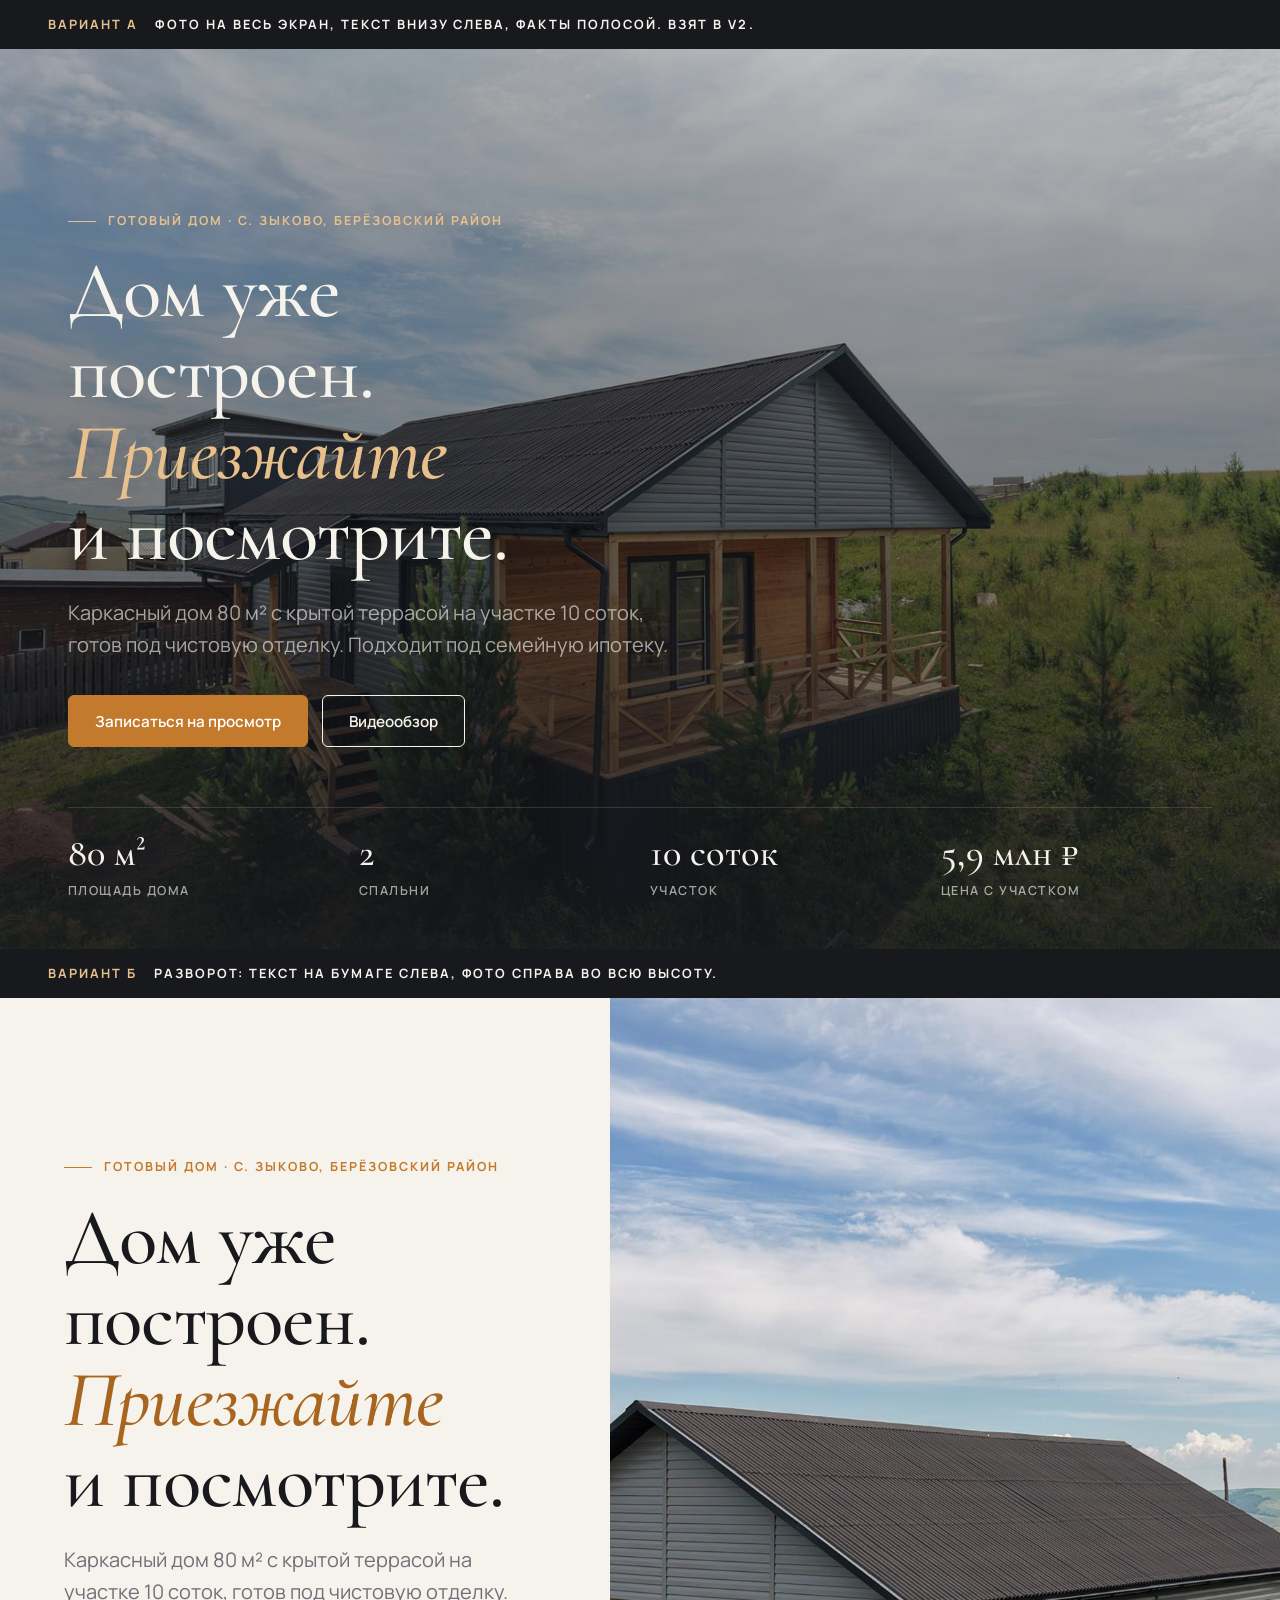
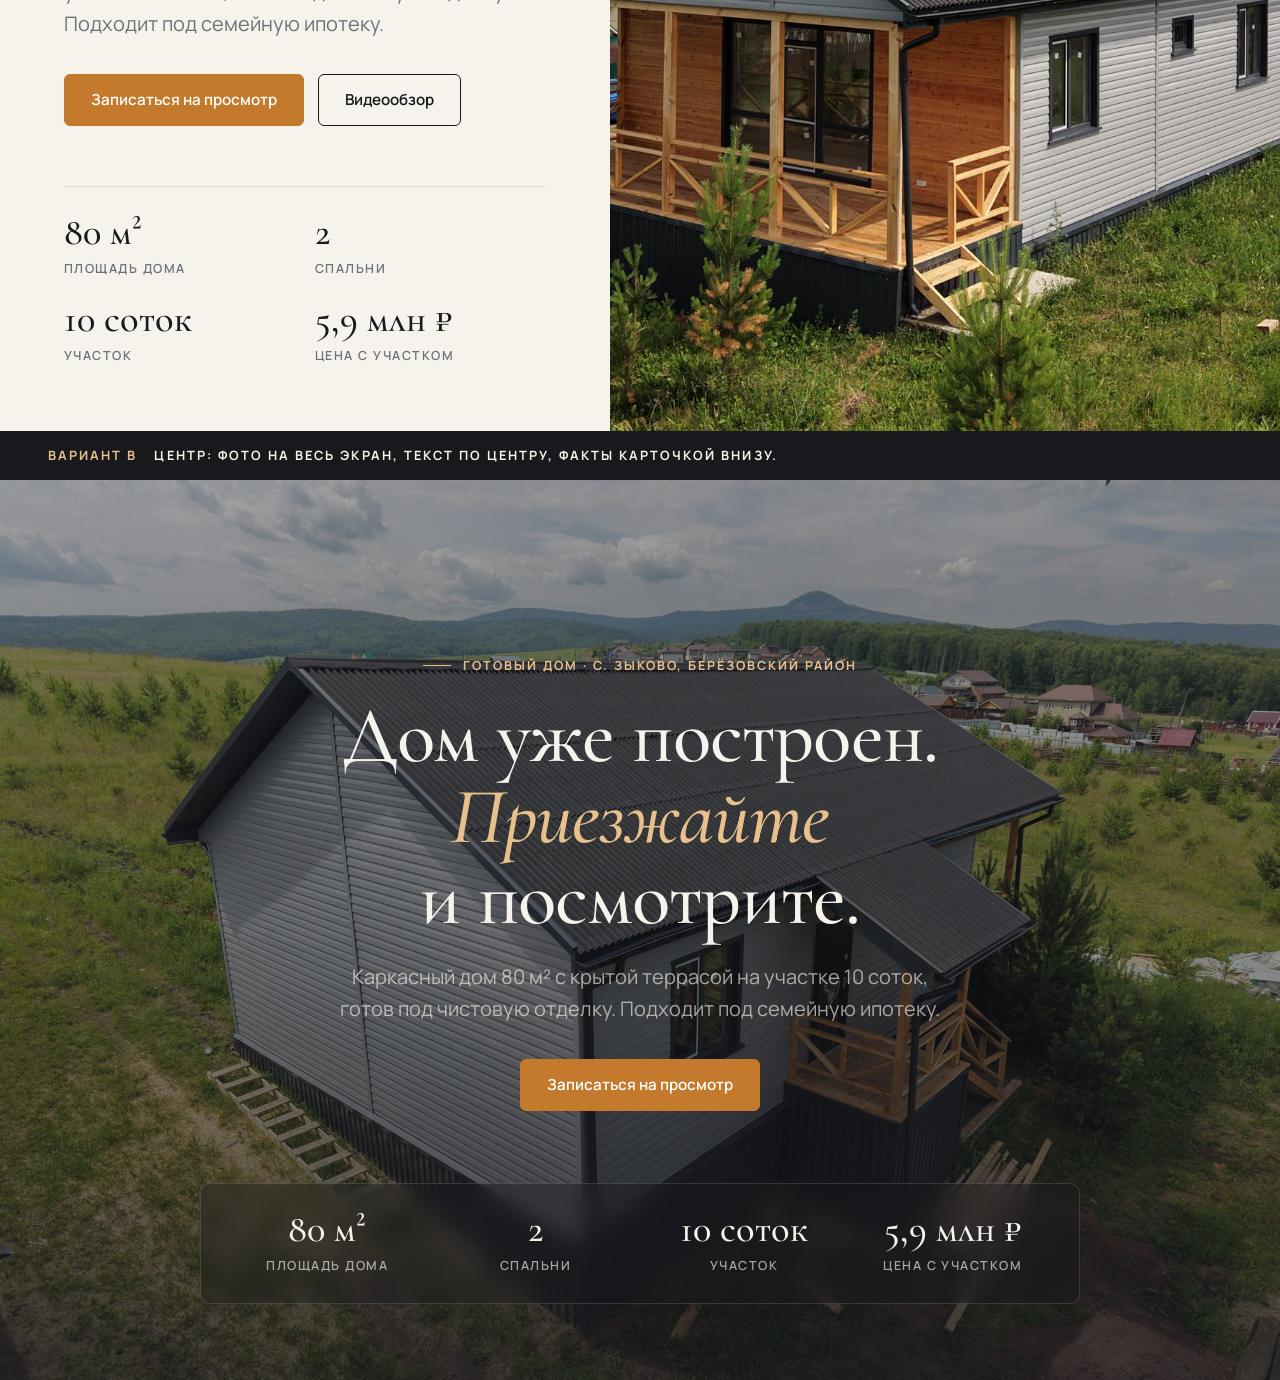
<file: design/variants/hero-variants.html>
<!DOCTYPE html>
<html lang="ru">
<head>
  <meta charset="UTF-8">
  <meta name="viewport" content="width=device-width, initial-scale=1.0">
  <title>Три варианта первого экрана</title>
  <link href="https://fonts.googleapis.com/css2?family=Cormorant+Garamond:ital,wght@0,500;0,600;1,500&family=Manrope:wght@400;500;600;700&display=swap" rel="stylesheet">
  <link rel="stylesheet" href="../../v2/style.css">
  <style>
    /* Разделители между вариантами */
    .variant-label {
      background: var(--ink); color: var(--on-dark); padding: 14px var(--gutter);
      font-size: .8rem; font-weight: 700; letter-spacing: .16em; text-transform: uppercase;
    }
    .variant-label span { color: var(--accent-light); margin-right: 12px; }
    .hero { min-height: 100vh; }
    .hero__inner > * { animation: none; }

    /* Вариант Б: разворот, текст на бумаге слева, фото справа */
    .hero--split { background: var(--paper); color: var(--ink); align-items: stretch; display: grid; grid-template-columns: 1fr 1.1fr; }
    .hero--split::after { display: none; }
    .hero--split .hero__img { position: relative; z-index: 0; height: 100%; min-height: 100vh; grid-column: 2; }
    .hero--split .hero__inner { grid-column: 1; grid-row: 1; padding: 150px clamp(24px, 5vw, 80px) 64px; max-width: none; margin: 0; }
    .hero--split .hero__lead { color: var(--muted); }
    .hero--split .fact__label { color: var(--muted); }
    .hero--split .hero__facts { border-top-color: var(--line); grid-template-columns: repeat(2, 1fr); }
    .hero--split .eyebrow { color: var(--accent); }
    .hero--split .hero__title em { color: var(--accent-h); }

    /* Вариант В: центр, одна кнопка, факты карточкой внизу */
    .hero--center { align-items: center; text-align: center; }
    .hero--center::after { background: linear-gradient(to top, rgba(23, 25, 29, .8) 0%, rgba(23, 25, 29, .45) 50%, rgba(23, 25, 29, .4) 100%); }
    .hero--center .hero__inner { padding: 140px 0 40px; display: flex; flex-direction: column; align-items: center; }
    .hero--center .hero__title { max-width: 18ch; }
    .hero--center .hero__actions { justify-content: center; }
    .hero--center .hero__facts {
      margin-top: 72px; border: 1px solid var(--line-dark); border-radius: var(--r-card); padding: 26px 32px;
      background: rgba(23, 25, 29, .35); backdrop-filter: blur(10px); width: min(100%, 880px);
    }
    @media (max-width: 900px) {
      .hero--split { grid-template-columns: 1fr; }
      .hero--split .hero__img { grid-column: 1; grid-row: 2; min-height: 60vh; }
      .hero--split .hero__inner { grid-row: 1; padding-top: 110px; }
    }
  </style>
</head>
<body>

  <div class="variant-label"><span>Вариант А</span> Фото на весь экран, текст внизу слева, факты полосой. Взят в v2.</div>
  <section class="hero">
    <img class="hero__img" src="../../v2/img/hero-1400.jpg" alt="">
    <div class="container hero__inner">
      <p class="eyebrow">Готовый дом · с. Зыково, Берёзовский район</p>
      <h1 class="hero__title">Дом уже построен. <em>Приезжайте</em> и посмотрите.</h1>
      <p class="hero__lead">Каркасный дом 80&nbsp;м² с крытой террасой на участке 10&nbsp;соток, готов под чистовую отделку. Подходит под семейную ипотеку.</p>
      <div class="hero__actions">
        <a class="btn btn--primary" href="#">Записаться на просмотр</a>
        <a class="btn btn--outline" href="#">Видеообзор</a>
      </div>
      <dl class="hero__facts">
        <div class="fact"><dd class="fact__value">80&nbsp;м²</dd><dt class="fact__label">Площадь дома</dt></div>
        <div class="fact"><dd class="fact__value">2</dd><dt class="fact__label">Спальни</dt></div>
        <div class="fact"><dd class="fact__value">10&nbsp;соток</dd><dt class="fact__label">Участок</dt></div>
        <div class="fact"><dd class="fact__value">5,9&nbsp;млн&nbsp;₽</dd><dt class="fact__label">Цена с участком</dt></div>
      </dl>
    </div>
  </section>

  <div class="variant-label"><span>Вариант Б</span> Разворот: текст на бумаге слева, фото справа во всю высоту.</div>
  <section class="hero hero--split">
    <div class="hero__inner">
      <p class="eyebrow">Готовый дом · с. Зыково, Берёзовский район</p>
      <h1 class="hero__title">Дом уже построен. <em>Приезжайте</em> и посмотрите.</h1>
      <p class="hero__lead">Каркасный дом 80&nbsp;м² с крытой террасой на участке 10&nbsp;соток, готов под чистовую отделку. Подходит под семейную ипотеку.</p>
      <div class="hero__actions">
        <a class="btn btn--primary" href="#">Записаться на просмотр</a>
        <a class="btn btn--outline" href="#">Видеообзор</a>
      </div>
      <dl class="hero__facts">
        <div class="fact"><dd class="fact__value">80&nbsp;м²</dd><dt class="fact__label">Площадь дома</dt></div>
        <div class="fact"><dd class="fact__value">2</dd><dt class="fact__label">Спальни</dt></div>
        <div class="fact"><dd class="fact__value">10&nbsp;соток</dd><dt class="fact__label">Участок</dt></div>
        <div class="fact"><dd class="fact__value">5,9&nbsp;млн&nbsp;₽</dd><dt class="fact__label">Цена с участком</dt></div>
      </dl>
    </div>
    <img class="hero__img" src="../../v2/img/front-1920.jpg" alt="">
  </section>

  <div class="variant-label"><span>Вариант В</span> Центр: фото на весь экран, текст по центру, факты карточкой внизу.</div>
  <section class="hero hero--center">
    <img class="hero__img" src="../../v2/img/facade-1920.jpg" alt="">
    <div class="container hero__inner">
      <p class="eyebrow">Готовый дом · с. Зыково, Берёзовский район</p>
      <h1 class="hero__title">Дом уже построен. <em>Приезжайте</em> и посмотрите.</h1>
      <p class="hero__lead">Каркасный дом 80&nbsp;м² с крытой террасой на участке 10&nbsp;соток, готов под чистовую отделку. Подходит под семейную ипотеку.</p>
      <div class="hero__actions">
        <a class="btn btn--primary" href="#">Записаться на просмотр</a>
      </div>
      <dl class="hero__facts">
        <div class="fact"><dd class="fact__value">80&nbsp;м²</dd><dt class="fact__label">Площадь дома</dt></div>
        <div class="fact"><dd class="fact__value">2</dd><dt class="fact__label">Спальни</dt></div>
        <div class="fact"><dd class="fact__value">10&nbsp;соток</dd><dt class="fact__label">Участок</dt></div>
        <div class="fact"><dd class="fact__value">5,9&nbsp;млн&nbsp;₽</dd><dt class="fact__label">Цена с участком</dt></div>
      </dl>
    </div>
  </section>

</body>
</html>
</file>
<file: style.css>
@import url('https://fonts.googleapis.com/css2?family=Manrope:wght@400;500;600;700;800&display=swap');

/* =============================================
   Переменные
============================================= */
:root {
  /* Палитра из фото дома */
  --c-dark:        #23293a;   /* графит/антрацит — обшивка дома */
  --c-dark-deep:   #181c28;   /* подвал, самые тёмные места */
  --c-accent:      #e06418;   /* CTA — тёплый оранжевый, видно на любом фоне */
  --c-accent-h:    #c45514;
  --c-wood:        #9e6b38;   /* дерево террасы */
  --c-wood-light:  #f0e8df;   /* светлый беж */

  /* Зелёный — выполнено */
  --c-green:       #1a9c4a;
  --c-green-bg:    #f0faf4;
  --c-green-brd:   #86efac;

  /* Мессенджеры */
  --c-wa:   #25d366;  --c-wa-h:  #1da851;
  --c-tg:   #2aabee;  --c-tg-h:  #1a8fc6;

  /* Нейтральные */
  --c-bg:      #ffffff;
  --c-bg-alt:  #f5f1ec;
  --c-text:    #1c1c1e;
  --c-muted:   #6b7280;
  --c-border:  #e5ddd5;

  /* Форма и тени */
  --r:     14px;
  --r-sm:  8px;
  --r-xs:  5px;
  --sh-sm: 0 2px 8px rgba(0,0,0,.07);
  --sh:    0 4px 20px rgba(0,0,0,.10);
  --sh-md: 0 8px 40px rgba(0,0,0,.15);

  --wrap: 1100px;
  --py:   88px;
}

/* =============================================
   Сброс и база
============================================= */
*, *::before, *::after { box-sizing: border-box; margin: 0; padding: 0; }
html  { scroll-behavior: smooth; }
img   { max-width: 100%; display: block; }
a     { text-decoration: none; color: inherit; }
ul    { list-style: none; }

body {
  font-family: 'Manrope', 'Segoe UI', system-ui, sans-serif;
  font-size: 17px;
  line-height: 1.65;
  color: var(--c-text);
  background: var(--c-bg);
  -webkit-font-smoothing: antialiased;
}

h1, h2, h3 { line-height: 1.18; font-weight: 800; }
h2 { font-size: 2rem; color: var(--c-dark); margin-bottom: 14px; letter-spacing: -.3px; }
h3 { font-size: 1.1rem; font-weight: 700; }

/* =============================================
   Контейнер
============================================= */
.container {
  max-width: var(--wrap);
  margin: 0 auto;
  padding: 0 24px;
}

section { padding: var(--py) 0; }

.section-label {
  font-size: .74rem;
  font-weight: 700;
  letter-spacing: .13em;
  text-transform: uppercase;
  color: var(--c-accent);
  margin-bottom: 6px;
}

.section-desc {
  font-size: 1.05rem;
  color: var(--c-muted);
  max-width: 560px;
  margin-bottom: 40px;
  line-height: 1.7;
}

/* =============================================
   Кнопки
============================================= */
.btn {
  display: inline-flex;
  align-items: center;
  justify-content: center;
  gap: 7px;
  padding: 13px 28px;
  border-radius: var(--r-sm);
  font-family: inherit;
  font-size: .92rem;
  font-weight: 700;
  border: 2px solid transparent;
  cursor: pointer;
  transition: background .17s, color .17s, border-color .17s, box-shadow .17s, transform .1s;
  white-space: nowrap;
  line-height: 1;
}
.btn:active { transform: scale(.97); }

.btn-primary {
  background: var(--c-accent);
  color: #fff;
  border-color: var(--c-accent);
  box-shadow: 0 4px 16px rgba(224,100,24,.32);
}
.btn-primary:hover {
  background: var(--c-accent-h);
  border-color: var(--c-accent-h);
  box-shadow: 0 6px 22px rgba(224,100,24,.42);
}

.btn-outline {
  background: transparent;
  color: var(--c-dark);
  border-color: var(--c-dark);
}
.btn-outline:hover { background: var(--c-dark); color: #fff; }

.btn-call     { background: var(--c-dark);  color: #fff; border-color: var(--c-dark); }
.btn-call:hover { background: var(--c-dark-deep); border-color: var(--c-dark-deep); }
.btn-whatsapp { background: var(--c-wa);   color: #fff; border-color: var(--c-wa); }
.btn-whatsapp:hover { background: var(--c-wa-h); border-color: var(--c-wa-h); }
.btn-telegram { background: var(--c-tg);   color: #fff; border-color: var(--c-tg); }
.btn-telegram:hover { background: var(--c-tg-h); border-color: var(--c-tg-h); }

/* Иконки в кнопках контактов */
.btn-call::before,
.btn-whatsapp::before,
.btn-telegram::before {
  content: '';
  display: block;
  width: 17px;
  height: 17px;
  background: no-repeat center / contain;
  flex-shrink: 0;
}
.btn-call::before {
  background-image: url("data:image/svg+xml,%3Csvg xmlns='http://www.w3.org/2000/svg' viewBox='0 0 24 24' fill='white'%3E%3Cpath d='M6.62 10.79c1.44 2.83 3.76 5.14 6.59 6.59l2.2-2.2c.27-.27.67-.36 1.02-.24 1.12.37 2.33.57 3.57.57.55 0 1 .45 1 1V20c0 .55-.45 1-1 1-9.39 0-17-7.61-17-17 0-.55.45-1 1-1h3.5c.55 0 1 .45 1 1 0 1.25.2 2.45.57 3.57.11.35.03.74-.25 1.02l-2.2 2.2z'/%3E%3C/svg%3E");
}
.btn-whatsapp::before {
  background-image: url("data:image/svg+xml,%3Csvg xmlns='http://www.w3.org/2000/svg' viewBox='0 0 24 24' fill='white'%3E%3Cpath d='M17.472 14.382c-.297-.149-1.758-.867-2.03-.967-.273-.099-.471-.148-.67.15-.197.297-.767.966-.94 1.164-.173.199-.347.223-.644.075-.297-.15-1.255-.463-2.39-1.475-.883-.788-1.48-1.761-1.653-2.059-.173-.297-.018-.458.13-.606.134-.133.298-.347.446-.52.149-.174.198-.298.298-.497.099-.198.05-.371-.025-.52-.075-.149-.669-1.612-.916-2.207-.242-.579-.487-.5-.669-.51-.173-.008-.371-.01-.57-.01-.198 0-.52.074-.792.372-.272.297-1.04 1.016-1.04 2.479 0 1.462 1.065 2.875 1.213 3.074.149.198 2.096 3.2 5.077 4.487.709.306 1.262.489 1.694.625.712.227 1.36.195 1.871.118.571-.085 1.758-.719 2.006-1.413.248-.694.248-1.289.173-1.413-.074-.124-.272-.198-.57-.347m-5.421 7.403h-.004a9.87 9.87 0 01-5.031-1.378l-.361-.214-3.741.982.998-3.648-.235-.374a9.86 9.86 0 01-1.51-5.26c.001-5.45 4.436-9.884 9.888-9.884 2.64 0 5.122 1.03 6.988 2.898a9.825 9.825 0 012.893 6.994c-.003 5.45-4.437 9.884-9.885 9.884m8.413-18.297A11.815 11.815 0 0012.05 0C5.495 0 .16 5.335.157 11.892c0 2.096.547 4.142 1.588 5.945L.057 24l6.305-1.654a11.882 11.882 0 005.683 1.448h.005c6.554 0 11.89-5.335 11.893-11.893a11.821 11.821 0 00-3.48-8.413z'/%3E%3C/svg%3E");
}
.btn-telegram::before {
  background-image: url("data:image/svg+xml,%3Csvg xmlns='http://www.w3.org/2000/svg' viewBox='0 0 24 24' fill='white'%3E%3Cpath d='M11.944 0A12 12 0 0 0 0 12a12 12 0 0 0 12 12 12 12 0 0 0 12-12A12 12 0 0 0 12 0a12 12 0 0 0-.056 0zm4.962 7.224c.1-.002.321.023.465.14a.506.506 0 0 1 .171.325c.016.093.036.306.02.472-.18 1.898-.962 6.502-1.36 8.627-.168.9-.499 1.201-.82 1.23-.696.065-1.225-.46-1.9-.902-1.056-.693-1.653-1.124-2.678-1.8-1.185-.78-.417-1.21.258-1.91.177-.184 3.247-2.977 3.307-3.23.007-.032.014-.15-.056-.212s-.174-.041-.249-.024c-.106.024-1.793 1.14-5.061 3.345-.48.33-.913.49-1.302.48-.428-.008-1.252-.241-1.865-.44-.752-.245-1.349-.374-1.297-.789.027-.216.325-.437.893-.663 3.498-1.524 5.83-2.529 6.998-3.014 3.332-1.386 4.025-1.627 4.476-1.635z'/%3E%3C/svg%3E");
}

/* =============================================
   Шапка
============================================= */
.site-header {
  position: sticky;
  top: 0;
  z-index: 100;
  background: rgba(255,255,255,.96);
  backdrop-filter: blur(10px);
  -webkit-backdrop-filter: blur(10px);
  border-bottom: 1px solid transparent;
  padding: 12px 0;
  transition: box-shadow .25s ease, border-color .25s ease;
}
.site-header.is-scrolled {
  border-bottom-color: var(--c-border);
  box-shadow: 0 2px 16px rgba(0,0,0,.06);
}
.header-inner {
  display: flex;
  align-items: center;
  justify-content: space-between;
  gap: 16px;
}
.header-brand {
  font-size: .92rem;
  font-weight: 700;
  color: var(--c-dark);
  white-space: nowrap;
}
.header-contacts { display: flex; gap: 8px; }
.header-contacts .btn { padding: 8px 14px; font-size: .8rem; }

/* =============================================
   Hero
============================================= */
.hero {
  position: relative;
  overflow: hidden;
  min-height: 88vh;
  display: flex;
  align-items: center;
  padding: 120px 0 100px;
}
.hero::before {
  content: '';
  position: absolute;
  inset: 0;
  background: url('photos/main.jpg') center 40% / cover no-repeat;
  animation: heroZoom 26s ease-in-out infinite alternate;
  z-index: 0;
}
.hero::after {
  content: '';
  position: absolute;
  inset: 0;
  background: linear-gradient(170deg, rgba(20,25,40,.70) 0%, rgba(20,25,40,.50) 100%);
  z-index: 1;
}
.hero-content {
  position: relative;
  z-index: 2;
  max-width: 640px;
  opacity: 0;
  transform: translateY(18px);
  animation: heroFadeUp .8s ease .1s forwards;
}

@keyframes heroZoom {
  from { transform: scale(1); }
  to   { transform: scale(1.09); }
}
@keyframes heroFadeUp {
  to { opacity: 1; transform: translateY(0); }
}
@media (prefers-reduced-motion: reduce) {
  .hero::before { animation: none; }
  .hero-content { animation: none; opacity: 1; transform: none; }
}

.hero-location {
  display: inline-block;
  background: rgba(255,255,255,.15);
  color: rgba(255,255,255,.88);
  font-size: .72rem;
  font-weight: 700;
  letter-spacing: .12em;
  text-transform: uppercase;
  padding: 5px 14px;
  border-radius: 4px;
  margin-bottom: 22px;
}
.hero h1 {
  font-size: 3.4rem;
  color: #fff;
  font-weight: 800;
  line-height: 1.1;
  letter-spacing: -.6px;
  margin-bottom: 20px;
}
.hero-desc {
  font-size: 1.15rem;
  color: rgba(255,255,255,.82);
  line-height: 1.65;
  margin-bottom: 36px;
  max-width: 520px;
}

/* =============================================
   Полоса с ключевыми цифрами (наплывает на hero)
============================================= */
.stat-bar {
  position: relative;
  z-index: 5;
  margin-top: -44px;
}
.stat-bar__inner {
  background: var(--c-bg);
  border-radius: var(--r);
  box-shadow: var(--sh-md);
  display: grid;
  grid-template-columns: repeat(4, 1fr);
  overflow: hidden;
}
.stat-item {
  display: flex;
  flex-direction: column;
  align-items: center;
  gap: 3px;
  padding: 22px 12px;
  text-align: center;
  border-right: 1px solid var(--c-border);
}
.stat-item:last-child { border-right: none; }
.stat-value {
  font-size: 1.3rem;
  font-weight: 800;
  color: var(--c-dark);
  line-height: 1.1;
}
.stat-key {
  font-size: .72rem;
  color: var(--c-muted);
  text-transform: uppercase;
  letter-spacing: .06em;
}
.stat-item--price .stat-value { color: var(--c-accent); }

/* =============================================
   Готовый дом
============================================= */
.ready-house { background: var(--c-bg); }

.house-layout {
  display: grid;
  grid-template-columns: 1.1fr 1fr;
  gap: 48px;
  align-items: start;
  margin-bottom: 14px;
}
.photo-main {
  width: 100%;
  height: 400px;
  object-fit: cover;
  border-radius: var(--r);
  box-shadow: var(--sh-md);
  cursor: zoom-in;
}

.house-params {
  display: grid;
  grid-template-columns: 1fr 1fr;
  gap: 10px;
  margin-bottom: 20px;
}
.param-item {
  background: var(--c-bg-alt);
  border-radius: var(--r-sm);
  padding: 14px 16px;
  transition: transform .2s ease, box-shadow .2s ease;
}
.param-item:hover {
  transform: translateY(-2px);
  box-shadow: var(--sh-sm);
}
.param-item dt {
  font-size: .72rem;
  color: var(--c-muted);
  font-weight: 700;
  text-transform: uppercase;
  letter-spacing: .07em;
  margin-bottom: 4px;
}
.param-item dd {
  font-size: 1.1rem;
  font-weight: 800;
  color: var(--c-dark);
  line-height: 1.15;
}

.param-item--wide { grid-column: 1 / -1; }
.param-item--wide dd { font-size: .92rem; font-weight: 700; line-height: 1.4; }

.house-plan {
  font-size: .9rem;
  color: var(--c-muted);
  margin-bottom: 14px;
  line-height: 1.5;
}

.mortgage-badge {
  display: inline-block;
  background: var(--c-green-bg);
  color: #065f46;
  border: 1px solid var(--c-green-brd);
  border-radius: var(--r-xs);
  padding: 8px 14px;
  font-size: .84rem;
  font-weight: 700;
  margin-bottom: 22px;
}

.house-gallery {
  display: grid;
  grid-template-columns: repeat(4, 1fr);
  gap: 10px;
  margin-top: 10px;
}
.gallery-item {
  overflow: hidden;
  border-radius: var(--r-sm);
  height: 160px;
}
.gallery-photo {
  width: 100%;
  height: 100%;
  object-fit: cover;
  display: block;
  cursor: zoom-in;
  transition: transform .32s ease;
}
.gallery-item:hover .gallery-photo { transform: scale(1.07); }

.video-block { margin-top: 32px; text-align: center; }
.video-label {
  font-size: .78rem;
  font-weight: 800;
  text-transform: uppercase;
  letter-spacing: .09em;
  color: var(--c-muted);
  margin-bottom: 14px;
}
.video-embed {
  position: relative;
  max-width: 720px;
  margin: 0 auto;
  aspect-ratio: 16 / 9;
  border-radius: var(--r);
  overflow: hidden;
  box-shadow: var(--sh);
  background: var(--c-dark);
}
.video-embed iframe {
  position: relative;
  z-index: 1;
  width: 100%;
  height: 100%;
  border: 0;
  display: block;
}

.video-poster {
  position: absolute;
  inset: 0;
  width: 100%;
  height: 100%;
  object-fit: cover;
  z-index: 1;
}
.video-embed::after {
  content: '';
  position: absolute;
  inset: 0;
  background: linear-gradient(180deg, rgba(20,25,40,.1), rgba(20,25,40,.42));
  z-index: 2;
  pointer-events: none;
}
.video-play-btn {
  position: absolute;
  top: 50%;
  left: 50%;
  transform: translate(-50%, -50%);
  z-index: 3;
  width: 84px;
  height: 84px;
  padding: 0;
  border-radius: 50%;
  background: rgba(24,28,40,.6);
  border: 2px solid rgba(255,255,255,.9);
  color: #fff;
  display: flex;
  align-items: center;
  justify-content: center;
  cursor: pointer;
  transition: background .17s, transform .17s;
}
.video-play-btn svg { margin-left: 4px; }
.video-play-btn:hover,
.video-play-btn:focus-visible {
  background: var(--c-accent);
  border-color: var(--c-accent);
  transform: translate(-50%, -50%) scale(1.07);
}

/* =============================================
   Что сделано / остаётся
============================================= */
.included { background: var(--c-bg-alt); }

.included-grid {
  display: grid;
  grid-template-columns: 1fr 1fr;
  gap: 20px;
}
.included-col {
  background: var(--c-bg);
  border-radius: var(--r);
  padding: 32px;
  border-top: 4px solid var(--c-border);
  transition: transform .2s ease, box-shadow .2s ease;
}
.included-col:hover {
  transform: translateY(-3px);
  box-shadow: var(--sh);
}
.included-done { border-top-color: var(--c-green); }

.included-col h3 {
  font-size: .78rem;
  font-weight: 800;
  text-transform: uppercase;
  letter-spacing: .09em;
  margin-bottom: 20px;
  color: var(--c-muted);
}
.included-done h3 { color: var(--c-green); }

.included-col ul li {
  display: flex;
  align-items: flex-start;
  gap: 10px;
  padding: 9px 0;
  border-bottom: 1px solid var(--c-border);
  font-size: .96rem;
  line-height: 1.45;
}
.included-col ul li:last-child { border-bottom: none; }

.included-done ul li::before {
  content: '✓';
  display: flex;
  align-items: center;
  justify-content: center;
  width: 20px;
  height: 20px;
  min-width: 20px;
  background: var(--c-green);
  color: #fff;
  border-radius: 50%;
  font-size: .68rem;
  font-weight: 800;
  margin-top: 2px;
}
.included-todo ul li::before {
  content: '—';
  color: var(--c-muted);
  font-weight: 700;
  min-width: 20px;
  text-align: center;
  margin-top: 1px;
}

/* =============================================
   Что строим
============================================= */
.build-types { background: var(--c-bg); }

.types-grid {
  display: grid;
  grid-template-columns: repeat(3, 1fr);
  gap: 20px;
}
.type-card {
  border: 1.5px solid var(--c-border);
  border-radius: var(--r);
  padding: 32px 26px;
  display: flex;
  flex-direction: column;
  transition: box-shadow .2s, border-color .2s, transform .2s;
}
.type-card:hover {
  box-shadow: var(--sh);
  border-color: #c4b8ad;
  transform: translateY(-3px);
}
.type-num {
  font-size: 2.2rem;
  font-weight: 800;
  color: var(--c-border);
  line-height: 1;
  margin-bottom: 14px;
}
.type-card h3 { color: var(--c-dark); margin-bottom: 10px; }
.type-card p  { color: var(--c-muted); font-size: .95rem; flex-grow: 1; margin-bottom: 24px; line-height: 1.6; }

/* =============================================
   Почему мы
============================================= */
.why-us { background: var(--c-dark); }
.why-us h2 { color: #fff; margin-bottom: 40px; }

.reasons-grid {
  display: grid;
  grid-template-columns: repeat(2, 1fr);
  gap: 40px 56px;
}
.reason-num {
  font-size: 1.3rem;
  font-weight: 800;
  color: rgba(255,255,255,.18);
  margin-bottom: 10px;
}
.reason { transition: transform .2s ease; }
.reason:hover { transform: translateY(-2px); }
.reason h3 { color: #fff; margin-bottom: 8px; }
.reason p  { color: rgba(255,255,255,.66); font-size: .95rem; line-height: 1.65; }

/* =============================================
   Как добраться
============================================= */
.route { background: var(--c-bg); }

.route-address {
  font-size: 1.3rem;
  font-weight: 800;
  color: var(--c-dark);
  margin-bottom: 6px;
}

.map-embed {
  position: relative;
  border-radius: var(--r);
  overflow: hidden;
  box-shadow: var(--sh);
  margin-bottom: 20px;
}
.map-embed iframe {
  display: block;
  width: 100%;
  height: 380px;
  border: 0;
}

.map-overlay {
  display: none;
  position: absolute;
  inset: 0;
  flex-direction: column;
  align-items: center;
  justify-content: center;
  gap: 8px;
  background: rgba(24,28,40,.4);
  color: #fff;
  font-family: inherit;
  font-size: .92rem;
  font-weight: 700;
  border: none;
  cursor: pointer;
}
.map-overlay.is-hidden { display: none; }

.route-link { display: inline-flex; }

/* =============================================
   Форма
============================================= */
.form-section { background: var(--c-bg-alt); }
.form-section h2 { text-align: center; }
.form-section .section-desc { margin: 0 auto 40px; text-align: center; }

.lead-form {
  max-width: 540px;
  margin: 0 auto;
  background: var(--c-bg);
  border-radius: var(--r);
  padding: 44px;
  box-shadow: var(--sh-md);
}
.form-fields {
  display: grid;
  grid-template-columns: 1fr 1fr;
  gap: 14px;
  margin-bottom: 18px;
}
.form-field { display: flex; flex-direction: column; gap: 6px; }
.form-field label { font-size: .84rem; font-weight: 700; color: var(--c-text); }
.form-field input {
  padding: 15px 16px;
  border: 1.5px solid var(--c-border);
  border-radius: var(--r-sm);
  font-family: inherit;
  font-size: 1rem;
  color: var(--c-text);
  background: var(--c-bg);
  transition: border-color .18s, box-shadow .18s;
  -webkit-appearance: none;
  appearance: none;
}
.form-field input:focus {
  outline: none;
  border-color: var(--c-dark);
  box-shadow: 0 0 0 3px rgba(35,41,58,.1);
}
.form-field input::placeholder { color: #b8afa8; }

.form-consent { margin-bottom: 20px; }
.consent-label {
  display: flex;
  align-items: flex-start;
  gap: 10px;
  cursor: pointer;
  font-size: .87rem;
  color: var(--c-muted);
  line-height: 1.5;
}
.consent-label input[type="checkbox"] {
  width: 18px;
  height: 18px;
  min-width: 18px;
  margin-top: 2px;
  accent-color: var(--c-dark);
  cursor: pointer;
}
.consent-label a { color: var(--c-dark); text-decoration: underline; text-underline-offset: 2px; }
.consent-label a:hover { color: var(--c-accent); }

.btn-submit { width: 100%; padding: 17px; font-size: 1.05rem; margin-bottom: 0; }
.btn-submit:disabled {
  background: #c8c2bb;
  border-color: #c8c2bb;
  box-shadow: none;
  cursor: not-allowed;
  transform: none;
}

.form-success {
  max-width: 540px;
  margin: 0 auto;
  background: var(--c-bg);
  border-radius: var(--r);
  padding: 60px 44px;
  text-align: center;
  box-shadow: var(--sh-md);
}
.success-icon {
  display: flex;
  align-items: center;
  justify-content: center;
  width: 56px;
  height: 56px;
  background: var(--c-green-bg);
  color: var(--c-green);
  border-radius: 50%;
  font-size: 1.4rem;
  font-weight: 800;
  margin: 0 auto 18px;
}
.form-success h3 { color: var(--c-dark); font-size: 1.4rem; margin-bottom: 8px; }
.form-success p  { color: var(--c-muted); }

.form-alt-contacts { text-align: center; margin-top: 32px; }
.form-alt-contacts > p { color: var(--c-muted); font-size: .9rem; margin-bottom: 14px; }
.contact-buttons { display: flex; gap: 10px; justify-content: center; flex-wrap: wrap; }

/* =============================================
   Подвал
============================================= */
.site-footer { background: var(--c-dark-deep); padding: 40px 0; }

.footer-inner {
  display: flex;
  align-items: center;
  justify-content: space-between;
  gap: 24px;
  margin-bottom: 24px;
  flex-wrap: wrap;
}
.footer-brand   { font-size: .98rem; font-weight: 700; color: #fff; margin-bottom: 4px; }
.footer-city    { font-size: .85rem; color: rgba(255,255,255,.45); }
.footer-address { font-size: .85rem; color: rgba(255,255,255,.45); margin-top: 2px; }

.footer-contacts { display: flex; gap: 20px; flex-wrap: wrap; }
.footer-contacts a {
  color: rgba(255,255,255,.65);
  font-size: .88rem;
  font-weight: 600;
  transition: color .17s;
}
.footer-contacts a:hover { color: #fff; }

.footer-legal {
  border-top: 1px solid rgba(255,255,255,.1);
  padding-top: 20px;
}
.footer-legal a {
  font-size: .78rem;
  color: rgba(255,255,255,.35);
  transition: color .17s;
}
.footer-legal a:hover { color: rgba(255,255,255,.65); }

/* =============================================
   Прилипающая мобильная панель
============================================= */
.mobile-bar {
  display: none;
  position: fixed;
  bottom: 0;
  left: 0;
  right: 0;
  z-index: 200;
  background: var(--c-dark-deep);
  border-top: 1px solid rgba(255,255,255,.1);
  box-shadow: 0 -4px 24px rgba(0,0,0,.28);
}
.mobile-bar__btn {
  flex: 1;
  display: flex;
  flex-direction: column;
  align-items: center;
  justify-content: center;
  gap: 4px;
  padding: 10px 6px 13px;
  font-size: .7rem;
  font-weight: 700;
  color: rgba(255,255,255,.8);
  border-right: 1px solid rgba(255,255,255,.07);
  transition: background .15s;
  letter-spacing: .02em;
}
.mobile-bar__btn:last-child { border-right: none; }
.mobile-bar__btn:active { background: rgba(255,255,255,.08); }

.mobile-bar__btn::before {
  content: '';
  display: block;
  width: 24px;
  height: 24px;
  background: no-repeat center / contain;
}
.mobile-bar__btn--call::before {
  background-image: url("data:image/svg+xml,%3Csvg xmlns='http://www.w3.org/2000/svg' viewBox='0 0 24 24' fill='white'%3E%3Cpath d='M6.62 10.79c1.44 2.83 3.76 5.14 6.59 6.59l2.2-2.2c.27-.27.67-.36 1.02-.24 1.12.37 2.33.57 3.57.57.55 0 1 .45 1 1V20c0 .55-.45 1-1 1-9.39 0-17-7.61-17-17 0-.55.45-1 1-1h3.5c.55 0 1 .45 1 1 0 1.25.2 2.45.57 3.57.11.35.03.74-.25 1.02l-2.2 2.2z'/%3E%3C/svg%3E");
}
.mobile-bar__btn--wa::before {
  background-image: url("data:image/svg+xml,%3Csvg xmlns='http://www.w3.org/2000/svg' viewBox='0 0 24 24' fill='white'%3E%3Cpath d='M17.472 14.382c-.297-.149-1.758-.867-2.03-.967-.273-.099-.471-.148-.67.15-.197.297-.767.966-.94 1.164-.173.199-.347.223-.644.075-.297-.15-1.255-.463-2.39-1.475-.883-.788-1.48-1.761-1.653-2.059-.173-.297-.018-.458.13-.606.134-.133.298-.347.446-.52.149-.174.198-.298.298-.497.099-.198.05-.371-.025-.52-.075-.149-.669-1.612-.916-2.207-.242-.579-.487-.5-.669-.51-.173-.008-.371-.01-.57-.01-.198 0-.52.074-.792.372-.272.297-1.04 1.016-1.04 2.479 0 1.462 1.065 2.875 1.213 3.074.149.198 2.096 3.2 5.077 4.487.709.306 1.262.489 1.694.625.712.227 1.36.195 1.871.118.571-.085 1.758-.719 2.006-1.413.248-.694.248-1.289.173-1.413-.074-.124-.272-.198-.57-.347m-5.421 7.403h-.004a9.87 9.87 0 01-5.031-1.378l-.361-.214-3.741.982.998-3.648-.235-.374a9.86 9.86 0 01-1.51-5.26c.001-5.45 4.436-9.884 9.888-9.884 2.64 0 5.122 1.03 6.988 2.898a9.825 9.825 0 012.893 6.994c-.003 5.45-4.437 9.884-9.885 9.884m8.413-18.297A11.815 11.815 0 0012.05 0C5.495 0 .16 5.335.157 11.892c0 2.096.547 4.142 1.588 5.945L.057 24l6.305-1.654a11.882 11.882 0 005.683 1.448h.005c6.554 0 11.89-5.335 11.893-11.893a11.821 11.821 0 00-3.48-8.413z'/%3E%3C/svg%3E");
}
.mobile-bar__btn--tg::before {
  background-image: url("data:image/svg+xml,%3Csvg xmlns='http://www.w3.org/2000/svg' viewBox='0 0 24 24' fill='white'%3E%3Cpath d='M11.944 0A12 12 0 0 0 0 12a12 12 0 0 0 12 12 12 12 0 0 0 12-12A12 12 0 0 0 12 0a12 12 0 0 0-.056 0zm4.962 7.224c.1-.002.321.023.465.14a.506.506 0 0 1 .171.325c.016.093.036.306.02.472-.18 1.898-.962 6.502-1.36 8.627-.168.9-.499 1.201-.82 1.23-.696.065-1.225-.46-1.9-.902-1.056-.693-1.653-1.124-2.678-1.8-1.185-.78-.417-1.21.258-1.91.177-.184 3.247-2.977 3.307-3.23.007-.032.014-.15-.056-.212s-.174-.041-.249-.024c-.106.024-1.793 1.14-5.061 3.345-.48.33-.913.49-1.302.48-.428-.008-1.252-.241-1.865-.44-.752-.245-1.349-.374-1.297-.789.027-.216.325-.437.893-.663 3.498-1.524 5.83-2.529 6.998-3.014 3.332-1.386 4.025-1.627 4.476-1.635z'/%3E%3C/svg%3E");
}

/* =============================================
   Лайтбокс (увеличение фото)
============================================= */
.lightbox {
  display: flex;
  align-items: center;
  justify-content: center;
  position: fixed;
  inset: 0;
  z-index: 500;
  background: rgba(15, 17, 23, .93);
  touch-action: pan-y;
}
.lightbox[hidden] { display: none; }

.lightbox__img {
  max-width: 88vw;
  max-height: 82vh;
  width: auto;
  height: auto;
  object-fit: contain;
  border-radius: var(--r-sm);
  box-shadow: 0 12px 60px rgba(0,0,0,.5);
}

.lightbox__close,
.lightbox__arrow {
  position: absolute;
  display: flex;
  align-items: center;
  justify-content: center;
  background: rgba(255,255,255,.1);
  color: #fff;
  border: none;
  border-radius: 50%;
  cursor: pointer;
  transition: background .17s;
}
.lightbox__close:hover,
.lightbox__arrow:hover { background: rgba(255,255,255,.2); }

.lightbox__close {
  top: 20px;
  right: 20px;
  width: 46px;
  height: 46px;
}
.lightbox__close svg { width: 22px; height: 22px; }

.lightbox__arrow {
  top: 50%;
  transform: translateY(-50%);
  width: 52px;
  height: 52px;
}
.lightbox__arrow svg { width: 24px; height: 24px; }
.lightbox__arrow--prev { left: 16px; }
.lightbox__arrow--next { right: 16px; }

/* =============================================
   Privacy page
============================================= */
.header-back {
  font-size: .88rem;
  font-weight: 700;
  color: var(--c-dark);
  display: flex;
  align-items: center;
  gap: 6px;
}
.header-back:hover { color: var(--c-accent); }

.privacy-page { padding: 60px 0 80px; }
.draft-notice {
  background: #fff8e1;
  border: 1.5px solid #ffe082;
  border-radius: var(--r-sm);
  color: #7a5c00;
  font-size: .85rem;
  font-weight: 700;
  padding: 12px 18px;
  margin-bottom: 32px;
  text-transform: uppercase;
  letter-spacing: .06em;
}
.privacy-page h1 {
  font-size: 2rem;
  color: var(--c-dark);
  margin-bottom: 6px;
}
.privacy-meta { color: var(--c-muted); font-size: .9rem; margin-bottom: 40px; }
.privacy-section { margin-bottom: 32px; }
.privacy-section h2 {
  font-size: 1.1rem;
  color: var(--c-dark);
  margin-bottom: 10px;
  padding-bottom: 8px;
  border-bottom: 1px solid var(--c-border);
}
.privacy-section p { color: var(--c-text); margin-bottom: 10px; line-height: 1.7; font-size: .97rem; }
.privacy-section ul { padding-left: 20px; list-style: disc; margin-bottom: 10px; }
.privacy-section ul li { color: var(--c-text); margin-bottom: 4px; font-size: .97rem; line-height: 1.6; }
.privacy-section a { color: var(--c-dark); text-decoration: underline; }

/* =============================================
   Scroll-reveal (появление блоков при скролле)
============================================= */
.reveal {
  opacity: 0;
  transform: translateY(28px);
  transition: opacity .6s ease, transform .6s ease;
}
.reveal.is-visible {
  opacity: 1;
  transform: translateY(0);
}

/* =============================================
   Адаптив — планшет (900px)
============================================= */
@media (max-width: 900px) {
  :root { --py: 64px; }
  h2 { font-size: 1.7rem; }

  .header-contacts .btn { padding: 7px 11px; font-size: .77rem; }

  .house-layout { grid-template-columns: 1fr; gap: 24px; }
  .photo-main   { height: 300px; }

  .house-gallery { grid-template-columns: repeat(2, 1fr); gap: 8px; }
  .gallery-item  { height: 140px; }

  .included-grid  { grid-template-columns: 1fr; }
  .types-grid     { grid-template-columns: 1fr; gap: 12px; }
  .reasons-grid   { grid-template-columns: 1fr; gap: 28px; }

  .form-fields { grid-template-columns: 1fr; }
  .lead-form   { padding: 36px 28px; }

  .footer-inner { flex-direction: column; align-items: flex-start; }
}

/* =============================================
   Адаптив — мобильный (600px)
============================================= */
@media (max-width: 600px) {
  :root { --py: 52px; }

  .stat-bar { margin-top: -28px; }
  .stat-bar__inner { grid-template-columns: repeat(2, 1fr); }
  .stat-item {
    padding: 16px 8px;
    border-bottom: 1px solid var(--c-border);
  }
  .stat-item:nth-child(2n) { border-right: none; }
  .stat-item:nth-last-child(-n+2) { border-bottom: none; }
  .stat-value { font-size: 1.1rem; }

  /* Прячем кнопки в шапке — они в sticky bar */
  .header-contacts { display: none; }

  /* Показываем sticky bar */
  .mobile-bar { display: flex; }
  body { padding-bottom: 68px; }

  .hero { min-height: 92vh; padding: 80px 0 68px; }
  .hero h1 { font-size: 2rem; letter-spacing: -.3px; }
  .hero-desc { font-size: 1rem; }

  h2 { font-size: 1.45rem; }

  .photo-main   { height: 240px; }
  .gallery-item { height: 110px; }

  .included-col { padding: 22px 16px; }

  .lead-form { padding: 26px 16px; }
  .form-success { padding: 40px 20px; }
  .form-field input { padding: 16px 14px; }

  .contact-buttons { flex-direction: column; }
  .contact-buttons .btn { width: 100%; }

  .footer-contacts { flex-direction: column; gap: 10px; }

  /* Карта — оверлей перехватывает тач, чтобы не блокировать скролл страницы */
  .map-overlay { display: flex; }
  .map-embed iframe { height: 280px; }
  .route-address { font-size: 1.1rem; }

  /* Лайтбокс на мобильном — крупный крестик, компактные стрелки, свайп основной */
  .lightbox__img { max-width: 94vw; max-height: 76vh; }

  .lightbox__close {
    top: 12px;
    right: 12px;
    width: 52px;
    height: 52px;
    background: rgba(255,255,255,.14);
  }
  .lightbox__close svg { width: 26px; height: 26px; }

  .lightbox__arrow { width: 44px; height: 44px; }
  .lightbox__arrow--prev { left: 8px; }
  .lightbox__arrow--next { right: 8px; }
}
</file>
<file: v2/style.css>
/* =====================================================================
   Дом в Зыково, версия 2. Роли значений описаны в design/design-system.md.
   Единственный источник значений: блок :root ниже.
   ===================================================================== */

:root {
  --paper: #F6F2EC;
  --paper-2: #EDE7DE;
  --white: #FFFFFF;
  --ink: #17191D;
  --graphite: #23272E;
  --muted: #6E7178;
  --line: #E1DACF;
  --on-dark: #F6F2EC;
  --on-dark-muted: rgba(246, 242, 236, .64);
  --line-dark: rgba(246, 242, 236, .14);
  --accent: #C47A2C;
  --accent-h: #A8651F;
  --accent-light: #E8C08C;
  --accent-soft: #F3E4D0;
  --error: #B3432A;

  --font-display: 'Cormorant Garamond', Georgia, 'Times New Roman', serif;
  --font-text: 'Manrope', 'Segoe UI', system-ui, -apple-system, sans-serif;

  --r-btn: 6px;
  --r-card: 10px;
  --r-photo: 14px;

  --wrap: 1240px;
  --gutter: clamp(20px, 4vw, 48px);
  --section: clamp(72px, 9vw, 128px);
  --ease: cubic-bezier(.2, .7, .2, 1);
}

/* ---------- База ---------- */
*, *::before, *::after { box-sizing: border-box; }
html { scroll-behavior: smooth; -webkit-text-size-adjust: 100%; }
body {
  margin: 0;
  font-family: var(--font-text);
  font-size: 1.0625rem;
  line-height: 1.65;
  color: var(--ink);
  background: var(--paper);
  -webkit-font-smoothing: antialiased;
  text-rendering: optimizeLegibility;
}
img { max-width: 100%; display: block; height: auto; }
a { color: inherit; text-decoration: none; }
button { font: inherit; color: inherit; background: none; border: 0; padding: 0; cursor: pointer; }
h1, h2, h3, p, dl, dd, dt, ul, ol { margin: 0; }
ul, ol { padding: 0; list-style: none; }
:focus-visible { outline: 2px solid var(--accent); outline-offset: 3px; }
.visually-hidden {
  position: absolute; width: 1px; height: 1px; margin: -1px; padding: 0;
  overflow: hidden; clip: rect(0 0 0 0); white-space: nowrap; border: 0;
}
.skip-link {
  position: absolute; left: 16px; top: -60px; z-index: 100;
  background: var(--ink); color: var(--on-dark); padding: 10px 16px; border-radius: var(--r-btn);
  transition: top .2s;
}
.skip-link:focus { top: 16px; }

.container { max-width: var(--wrap); margin: 0 auto; padding-inline: var(--gutter); }

/* ---------- Типографика ---------- */
.eyebrow {
  display: inline-flex; align-items: center; gap: 12px;
  font-size: .78rem; font-weight: 700; letter-spacing: .16em; text-transform: uppercase;
  color: var(--accent);
}
.eyebrow::before { content: ''; width: 28px; height: 1px; background: currentColor; }
.section--dark .eyebrow { color: var(--accent-light); }

.h2 {
  font-family: var(--font-display); font-weight: 500;
  font-size: clamp(2rem, 4vw, 3.4rem); line-height: 1.05; letter-spacing: -.01em;
  margin-top: 16px; text-wrap: balance;
}
.h3 { font-family: var(--font-display); font-weight: 600; font-size: 1.5rem; line-height: 1.15; }
.lead { font-size: 1.15rem; line-height: 1.65; color: var(--muted); max-width: 56ch; }
.section--dark .lead { color: var(--on-dark-muted); }

.section-head { display: grid; grid-template-columns: 1.1fr .9fr; gap: 48px; align-items: end; margin-bottom: 56px; }
.section-head .lead { margin-bottom: 6px; }

/* ---------- Кнопки ---------- */
.btn {
  display: inline-flex; align-items: center; justify-content: center; gap: 10px;
  min-height: 52px; padding: 0 26px; border-radius: var(--r-btn);
  font-family: var(--font-text); font-size: .95rem; font-weight: 600; line-height: 1;
  border: 1px solid transparent; cursor: pointer; white-space: nowrap;
  transition: background .2s, color .2s, border-color .2s, transform .25s var(--ease), box-shadow .2s;
}
.btn svg { width: 18px; height: 18px; flex-shrink: 0; }
.btn--primary { background: var(--accent); color: #fff; border-color: var(--accent); }
.btn--primary:hover { background: var(--accent-h); border-color: var(--accent-h); transform: translateY(-1px); }
.btn--outline { background: transparent; color: inherit; border-color: currentColor; }
.btn--outline:hover { background: rgba(23, 25, 29, .06); }
.hero .btn--outline:hover, .section--dark .btn--outline:hover { background: rgba(246, 242, 236, .12); }
.btn--sm { min-height: 44px; padding: 0 18px; font-size: .86rem; }
.btn[disabled] { opacity: .55; cursor: not-allowed; transform: none; }

.link-arrow {
  display: inline-flex; align-items: center; gap: 8px; font-weight: 600; font-size: .95rem;
  min-height: 44px; color: var(--accent-h); transition: gap .25s var(--ease);
}
.link-arrow svg { width: 18px; height: 18px; }
.link-arrow:hover { gap: 12px; }

.badge {
  display: inline-flex; align-items: center; gap: 8px;
  background: var(--accent-soft); color: var(--accent-h);
  font-size: .76rem; font-weight: 700; letter-spacing: .1em; text-transform: uppercase;
  padding: 8px 14px; border-radius: 999px;
}
.badge svg { width: 14px; height: 14px; }

/* ---------- Шапка ---------- */
.header {
  position: fixed; top: 0; left: 0; right: 0; z-index: 50;
  padding: 20px 0; color: var(--on-dark);
  transition: background .35s, box-shadow .35s, padding .35s, color .35s;
}
.header.is-solid {
  background: rgba(246, 242, 236, .92);
  -webkit-backdrop-filter: blur(12px); backdrop-filter: blur(12px);
  color: var(--ink); box-shadow: 0 1px 0 var(--line); padding: 12px 0;
}
.header__inner { display: flex; align-items: center; justify-content: space-between; gap: 24px; }
.wordmark { display: block; line-height: 1; }
.wordmark__name { font-family: var(--font-display); font-size: 1.4rem; font-weight: 600; letter-spacing: .01em; }
.wordmark__sub {
  display: block; margin-top: 5px;
  font-size: .64rem; font-weight: 700; letter-spacing: .16em; text-transform: uppercase; opacity: .72;
}
.nav { display: flex; gap: 26px; font-size: .9rem; font-weight: 500; }
.nav a { opacity: .82; transition: opacity .2s; }
.nav a:hover { opacity: 1; }
.header__actions { display: flex; align-items: center; gap: 18px; }
.header__phone { font-weight: 600; font-size: .95rem; white-space: nowrap; }
.burger {
  display: none; width: 44px; height: 44px; align-items: center; justify-content: center;
  border-radius: var(--r-btn);
}
.burger svg { width: 24px; height: 24px; }

.menu {
  position: fixed; inset: 0; z-index: 60; background: var(--graphite); color: var(--on-dark);
  padding: 96px var(--gutter) 40px; display: none; flex-direction: column; gap: 8px;
}
.menu.is-open { display: flex; }
.menu a { font-family: var(--font-display); font-size: 2rem; font-weight: 500; padding: 8px 0; border-bottom: 1px solid var(--line-dark); }
.menu__close { position: absolute; top: 18px; right: var(--gutter); width: 44px; height: 44px; display: grid; place-items: center; }
.menu__close svg { width: 24px; height: 24px; }
.menu__contacts { margin-top: auto; display: flex; flex-direction: column; gap: 12px; font-size: 1.05rem; }
.menu__contacts a { font-family: var(--font-text); font-size: 1.05rem; border: 0; padding: 4px 0; }

/* ---------- Первый экран ---------- */
.hero {
  position: relative; min-height: 100svh; display: flex; align-items: flex-end;
  color: var(--on-dark); overflow: hidden; isolation: isolate;
}
.hero__img {
  position: absolute; inset: 0; width: 100%; height: 100%;
  object-fit: cover; object-position: center 42%; z-index: -2;
}
.hero::after {
  content: ''; position: absolute; inset: 0; z-index: -1;
  background: linear-gradient(to top, rgba(23, 25, 29, .86) 0%, rgba(23, 25, 29, .42) 48%, rgba(23, 25, 29, .22) 100%);
}
.hero__inner { width: 100%; padding-block: 150px 48px; }
.hero__title {
  font-family: var(--font-display); font-weight: 500;
  font-size: clamp(2.75rem, 6.2vw, 5.4rem); line-height: 1.02; letter-spacing: -.01em;
  max-width: 15ch; margin: 20px 0 22px; text-wrap: balance;
}
.hero__title em { font-style: italic; color: var(--accent-light); }
.hero__lead { font-size: clamp(1.05rem, 1.6vw, 1.25rem); line-height: 1.6; max-width: 52ch; color: var(--on-dark-muted); }
.hero__actions { display: flex; flex-wrap: wrap; gap: 14px; margin-top: 34px; }
.hero__facts {
  display: grid; grid-template-columns: repeat(4, 1fr); gap: 20px;
  margin-top: 60px; padding-top: 26px; border-top: 1px solid var(--line-dark);
}
.fact__value { font-family: var(--font-display); font-weight: 500; font-size: clamp(1.9rem, 3vw, 2.7rem); line-height: 1; }
.fact__label { margin-top: 8px; font-size: .78rem; font-weight: 600; letter-spacing: .12em; text-transform: uppercase; color: var(--on-dark-muted); }

.hero .eyebrow { color: var(--accent-light); }

@keyframes rise { from { opacity: 0; transform: translateY(22px); } to { opacity: 1; transform: none; } }
.hero__inner > * { animation: rise .9s var(--ease) both; }
.hero__inner > :nth-child(2) { animation-delay: .08s; }
.hero__inner > :nth-child(3) { animation-delay: .16s; }
.hero__inner > :nth-child(4) { animation-delay: .24s; }
.hero__inner > :nth-child(5) { animation-delay: .32s; }

/* ---------- Секции ---------- */
.section { padding: var(--section) 0; }
.section--alt { background: var(--paper-2); }
.section--dark { background: var(--graphite); color: var(--on-dark); }

/* О доме */
.house { display: grid; grid-template-columns: 1fr 1fr; gap: clamp(40px, 6vw, 96px); align-items: start; }
.house__text .lead { margin-top: 24px; }
.house__cta { display: flex; flex-wrap: wrap; align-items: center; gap: 18px; margin-top: 34px; }
.params { display: grid; grid-template-columns: 1fr 1fr; gap: 0 40px; }
.param { padding: 18px 0; border-top: 1px solid var(--line); }
.param dt { font-size: .76rem; font-weight: 700; letter-spacing: .12em; text-transform: uppercase; color: var(--muted); }
.param dd { font-family: var(--font-display); font-weight: 500; font-size: 1.75rem; line-height: 1.1; margin-top: 6px; }
.param--wide { grid-column: 1 / -1; }
.param--wide dd { font-size: 1.4rem; }

.figure { margin: 72px 0 0; }
.figure img { width: 100%; aspect-ratio: 21 / 9; object-fit: cover; border-radius: var(--r-photo); }
.figure figcaption { margin-top: 14px; font-size: .9rem; color: var(--muted); display: flex; gap: 12px; align-items: center; }
.figure figcaption::before { content: ''; width: 20px; height: 1px; background: var(--accent); }

/* Галерея */
.gallery { display: grid; grid-template-columns: repeat(12, 1fr); grid-auto-rows: 230px; gap: 14px; }
.gallery__item {
  position: relative; overflow: hidden; border-radius: var(--r-photo);
  background: var(--paper-2); cursor: zoom-in; display: block; width: 100%; text-align: left;
}
.gallery__item img { width: 100%; height: 100%; object-fit: cover; transition: transform .7s var(--ease); }
.gallery__item:hover img { transform: scale(1.03); }
.gallery__cap {
  position: absolute; left: 14px; bottom: 12px;
  font-size: .76rem; font-weight: 700; letter-spacing: .08em; text-transform: uppercase; color: #fff;
  background: rgba(23, 25, 29, .55); padding: 7px 10px; border-radius: 4px;
  -webkit-backdrop-filter: blur(6px); backdrop-filter: blur(6px);
}
.g-1 { grid-column: span 7; grid-row: span 2; }
.g-2, .g-3 { grid-column: span 5; }
.g-4, .g-5, .g-6 { grid-column: span 4; }
.g-7, .g-8 { grid-column: span 6; }

.video { margin-top: 72px; }
.video__head { display: flex; justify-content: space-between; align-items: end; gap: 24px; margin-bottom: 24px; }
.video__frame {
  position: relative; aspect-ratio: 16 / 9; border-radius: var(--r-photo); overflow: hidden; background: var(--ink);
}
.video__frame img { width: 100%; height: 100%; object-fit: cover; opacity: .85; }
.video__frame iframe { position: absolute; inset: 0; width: 100%; height: 100%; border: 0; }
.video__play { position: absolute; inset: 0; width: 100%; height: 100%; z-index: 2; background: transparent; border-radius: var(--r-photo); }
.video__play-btn {
  position: absolute; left: 50%; top: 50%; translate: -50% -50%; z-index: 1; pointer-events: none;
  width: 92px; height: 92px; border-radius: 50%; background: var(--paper); color: var(--ink);
  display: flex; align-items: center; justify-content: center; transition: scale .3s var(--ease), background .2s;
}
.video__play-btn svg { width: 30px; height: 30px; margin-left: 4px; }
.video__frame:hover .video__play-btn { scale: 1.06; background: #fff; }
.video__label {
  position: absolute; bottom: 24px; left: 24px; z-index: 1; pointer-events: none; color: #fff;
  font-size: .84rem; font-weight: 600; letter-spacing: .1em; text-transform: uppercase;
}

/* Что входит */
.spec { display: grid; grid-template-columns: 1.15fr .85fr; gap: clamp(40px, 6vw, 96px); margin-top: 56px; }
.spec__title { font-size: .78rem; font-weight: 700; letter-spacing: .16em; text-transform: uppercase; color: var(--on-dark-muted); margin-bottom: 8px; }
.spec__list { counter-reset: spec; }
.spec__list li {
  display: grid; grid-template-columns: 44px 1fr; gap: 12px; align-items: baseline;
  padding: 16px 0; border-top: 1px solid var(--line-dark); font-size: 1.05rem;
}
.spec__list li:last-child { border-bottom: 1px solid var(--line-dark); }
.spec__list li::before {
  counter-increment: spec; content: counter(spec, decimal-leading-zero);
  font-family: var(--font-display); font-size: 1.2rem; color: var(--accent-light);
}
.spec__list--todo li::before { color: var(--on-dark-muted); }
.mortgage {
  margin-top: 64px; padding: 28px 32px; border: 1px solid var(--line-dark); border-radius: var(--r-card);
  display: flex; flex-wrap: wrap; align-items: center; justify-content: space-between; gap: 20px;
}
.mortgage__text strong { font-family: var(--font-display); font-weight: 600; font-size: 1.5rem; display: block; }
.mortgage__text span { color: var(--on-dark-muted); font-size: .95rem; }

/* Где */
.view { margin-bottom: 64px; }
.view img { width: 100%; aspect-ratio: 21 / 8; object-fit: cover; object-position: center 40%; border-radius: var(--r-photo); }
.location { display: grid; grid-template-columns: .9fr 1.1fr; gap: clamp(40px, 6vw, 96px); align-items: center; }
.location__address { font-family: var(--font-display); font-size: 1.75rem; font-weight: 500; margin-top: 28px; }
.location__note { margin-top: 12px; color: var(--muted); max-width: 46ch; }
.location__actions { display: flex; flex-wrap: wrap; gap: 14px; margin-top: 30px; }
.map { position: relative; aspect-ratio: 4 / 3; border-radius: var(--r-photo); overflow: hidden; background: var(--paper-2); }
.map iframe { position: absolute; inset: 0; width: 100%; height: 100%; border: 0; }
.map__overlay {
  position: absolute; inset: 0; display: flex; align-items: center; justify-content: center;
  background: rgba(23, 25, 29, .18); color: #fff; font-weight: 600; font-size: .9rem; width: 100%;
  transition: opacity .3s;
}
.map__overlay span { background: rgba(23, 25, 29, .7); padding: 12px 18px; border-radius: var(--r-btn); display: inline-flex; gap: 10px; align-items: center; }
.map__overlay svg { width: 18px; height: 18px; }
.map__overlay.is-hidden { opacity: 0; pointer-events: none; }

/* На заказ */
.cards { display: grid; grid-template-columns: repeat(3, 1fr); gap: 18px; }
.card {
  background: var(--white); border: 1px solid var(--line); border-radius: var(--r-card);
  padding: 32px 28px 28px; display: flex; flex-direction: column; gap: 14px;
  transition: transform .3s var(--ease), border-color .3s;
}
.card:hover { transform: translateY(-3px); border-color: var(--ink); }
.card__num { font-family: var(--font-display); font-size: 1.1rem; color: var(--accent-h); }
.card p { color: var(--muted); font-size: .98rem; flex: 1; }

/* Почему верить */
.reasons { display: grid; grid-template-columns: repeat(2, 1fr); gap: 0 clamp(40px, 6vw, 96px); margin-top: 48px; }
.reason { padding: 28px 0; border-top: 1px solid var(--line); display: grid; grid-template-columns: 52px 1fr; gap: 16px; }
.reason__num { font-family: var(--font-display); font-size: 1.2rem; color: var(--accent-h); padding-top: 4px; }
.reason p { margin-top: 8px; color: var(--muted); font-size: .98rem; }

/* Вопросы */
.faq { max-width: 820px; margin-top: 40px; }
.faq details { border-top: 1px solid var(--line); }
.faq details:last-child { border-bottom: 1px solid var(--line); }
.faq summary {
  list-style: none; cursor: pointer; padding: 22px 0; display: flex; justify-content: space-between; gap: 20px; align-items: center;
  font-family: var(--font-display); font-size: 1.45rem; font-weight: 600; line-height: 1.2;
}
.faq summary::-webkit-details-marker { display: none; }
.faq summary svg { width: 22px; height: 22px; flex-shrink: 0; color: var(--accent-h); transition: transform .3s var(--ease); }
.faq details[open] summary svg { transform: rotate(45deg); }
.faq details p { padding: 0 0 24px; color: var(--muted); max-width: 64ch; }

/* Форма */
.contact { display: grid; grid-template-columns: 1fr 1fr; gap: clamp(40px, 6vw, 96px); align-items: start; }
.contact__list { margin-top: 36px; display: flex; flex-direction: column; }
.contact__list a {
  display: flex; align-items: center; gap: 14px; padding: 14px 0; border-top: 1px solid var(--line);
  font-weight: 600; transition: color .2s;
}
.contact__list a:last-child { border-bottom: 1px solid var(--line); }
.contact__list a:hover { color: var(--accent-h); }
.contact__list svg { width: 20px; height: 20px; color: var(--accent-h); flex-shrink: 0; }
.contact__list small { font-weight: 500; color: var(--muted); margin-left: auto; font-size: .9rem; }

.form-card { background: var(--white); border: 1px solid var(--line); border-radius: var(--r-card); padding: clamp(24px, 3vw, 40px); }
.form-card__title { font-family: var(--font-display); font-size: 1.6rem; font-weight: 600; margin-bottom: 22px; }
.field { display: flex; flex-direction: column; gap: 8px; margin-bottom: 18px; }
.field label { font-size: .8rem; font-weight: 700; letter-spacing: .08em; text-transform: uppercase; color: var(--muted); }
.field input {
  height: 54px; border: 1px solid var(--line); border-radius: var(--r-btn); padding: 0 16px;
  font: 500 1rem var(--font-text); background: var(--paper); color: var(--ink);
  transition: border-color .2s, box-shadow .2s;
}
.field input::placeholder { color: #A9ACB2; }
.field input:focus { outline: none; border-color: var(--accent); box-shadow: 0 0 0 3px rgba(196, 122, 44, .18); }
.consent { display: flex; align-items: flex-start; gap: 12px; font-size: .86rem; color: var(--muted); margin: 4px 0 22px; cursor: pointer; }
.consent input { width: 22px; height: 22px; margin: 0; accent-color: var(--accent); flex-shrink: 0; }
.consent a { text-decoration: underline; text-underline-offset: 3px; }
.form-card .btn { width: 100%; }
.form-status { margin-top: 12px; font-size: .9rem; min-height: 1.4em; color: var(--muted); }
.form-status.is-error { color: var(--error); }
.form-success { text-align: center; padding: 20px 0; }
.form-success__icon { width: 64px; height: 64px; border-radius: 50%; background: var(--accent-soft); color: var(--accent-h); display: grid; place-items: center; margin: 0 auto 18px; }
.form-success__icon svg { width: 28px; height: 28px; }
.form-success .h3 { margin-bottom: 8px; }

/* Подвал */
.footer { background: var(--graphite); color: var(--on-dark); padding: 64px 0 72px; }
.footer__grid { display: grid; grid-template-columns: 1.2fr 1fr 1fr; gap: 40px; }
.footer__title { font-size: .76rem; font-weight: 700; letter-spacing: .16em; text-transform: uppercase; color: var(--on-dark-muted); margin-bottom: 10px; }
.footer p, .footer a { color: var(--on-dark-muted); font-size: .95rem; }
.footer a { display: inline-block; padding-block: 10px; }
.footer a:hover { color: var(--on-dark); }
.footer ul { display: flex; flex-direction: column; }
.footer .wordmark { color: var(--on-dark); margin-bottom: 14px; }
.footer__bottom { margin-top: 48px; padding-top: 24px; border-top: 1px solid var(--line-dark); display: flex; flex-wrap: wrap; gap: 16px; justify-content: space-between; font-size: .85rem; }

/* Мобильная панель */
.mobile-bar {
  position: fixed; left: 0; right: 0; bottom: 0; z-index: 40; display: none; gap: 10px;
  padding: 10px var(--gutter) calc(10px + env(safe-area-inset-bottom));
  background: rgba(246, 242, 236, .94); -webkit-backdrop-filter: blur(12px); backdrop-filter: blur(12px);
  box-shadow: 0 -1px 0 var(--line);
}
.mobile-bar .btn--primary { flex: 1; }
.mobile-bar .btn--outline { width: 52px; padding: 0; color: var(--ink); }

/* Лайтбокс */
.lightbox {
  position: fixed; inset: 0; z-index: 70; background: rgba(23, 25, 29, .94);
  display: flex; align-items: center; justify-content: center; padding: 64px 72px;
}
.lightbox[hidden] { display: none; }
.lightbox img { max-width: 100%; max-height: 100%; object-fit: contain; border-radius: 8px; box-shadow: 0 30px 80px rgba(0, 0, 0, .5); }
.lightbox__cap { position: absolute; left: 0; right: 0; bottom: 22px; text-align: center; color: var(--on-dark-muted); font-size: .85rem; letter-spacing: .06em; text-transform: uppercase; }
.lightbox__btn {
  position: absolute; width: 48px; height: 48px; border-radius: 50%; display: grid; place-items: center;
  color: #fff; background: rgba(255, 255, 255, .1); transition: background .2s;
}
.lightbox__btn:hover { background: rgba(255, 255, 255, .22); }
.lightbox__btn svg { width: 22px; height: 22px; }
.lightbox__close { top: 18px; right: 18px; }
.lightbox__prev { left: 14px; top: 50%; transform: translateY(-50%); }
.lightbox__next { right: 14px; top: 50%; transform: translateY(-50%); }

/* Появление при прокрутке */
.reveal { opacity: 0; transform: translateY(24px); transition: opacity .8s var(--ease), transform .8s var(--ease); }
.reveal.is-visible { opacity: 1; transform: none; }

@media (prefers-reduced-motion: reduce) {
  html { scroll-behavior: auto; }
  .hero__inner > * { animation: none; }
  .reveal { opacity: 1; transform: none; transition: none; }
  .gallery__item img, .card, .btn { transition: none; }
}

/* ---------- Адаптив ---------- */
@media (max-width: 1100px) {
  .nav { display: none; }
}
@media (max-width: 1024px) {
  .section-head, .house, .spec, .location, .contact { grid-template-columns: 1fr; }
  .section-head { gap: 20px; margin-bottom: 40px; }
  .gallery { grid-auto-rows: 200px; }
  .g-1 { grid-column: span 12; }
  .g-2, .g-3, .g-7, .g-8 { grid-column: span 6; }
  .footer__grid { grid-template-columns: 1fr 1fr; }
}
@media (max-width: 900px) {
  .header__actions .btn, .header__phone { display: none; }
  .burger { display: inline-flex; }
  .mobile-bar { display: flex; }
  .hero__inner { padding-bottom: 100px; }
  .cards { grid-template-columns: 1fr; }
  .reasons { grid-template-columns: 1fr; }
  .reason:last-child { border-bottom: 1px solid var(--line); }
  .footer { padding-bottom: 130px; }
}
@media (max-width: 640px) {
  body { font-size: 1rem; }
  .hero__inner { padding-block: 120px 100px; }
  .hero__title { font-size: clamp(2.4rem, 11vw, 2.75rem); }
  .hero__facts { grid-template-columns: repeat(2, 1fr); gap: 22px 16px; margin-top: 44px; }
  .hero__actions .btn { width: 100%; }
  .params { grid-template-columns: 1fr; }
  .gallery { grid-auto-rows: 170px; gap: 10px; }
  .g-2, .g-3, .g-4, .g-5, .g-6, .g-7 { grid-column: span 6; }
  .g-8 { grid-column: span 12; }
  .figure img { aspect-ratio: 4 / 3; }
  .view img { aspect-ratio: 16 / 9; }
  .mortgage { padding: 22px; }
  .footer__grid { grid-template-columns: 1fr; gap: 28px; }
  .lightbox { padding: 72px 12px 56px; }
  .lightbox__prev { left: 6px; } .lightbox__next { right: 6px; }
  .faq summary { font-size: 1.25rem; }
  .location__actions .btn { width: 100%; }
}
</file>
